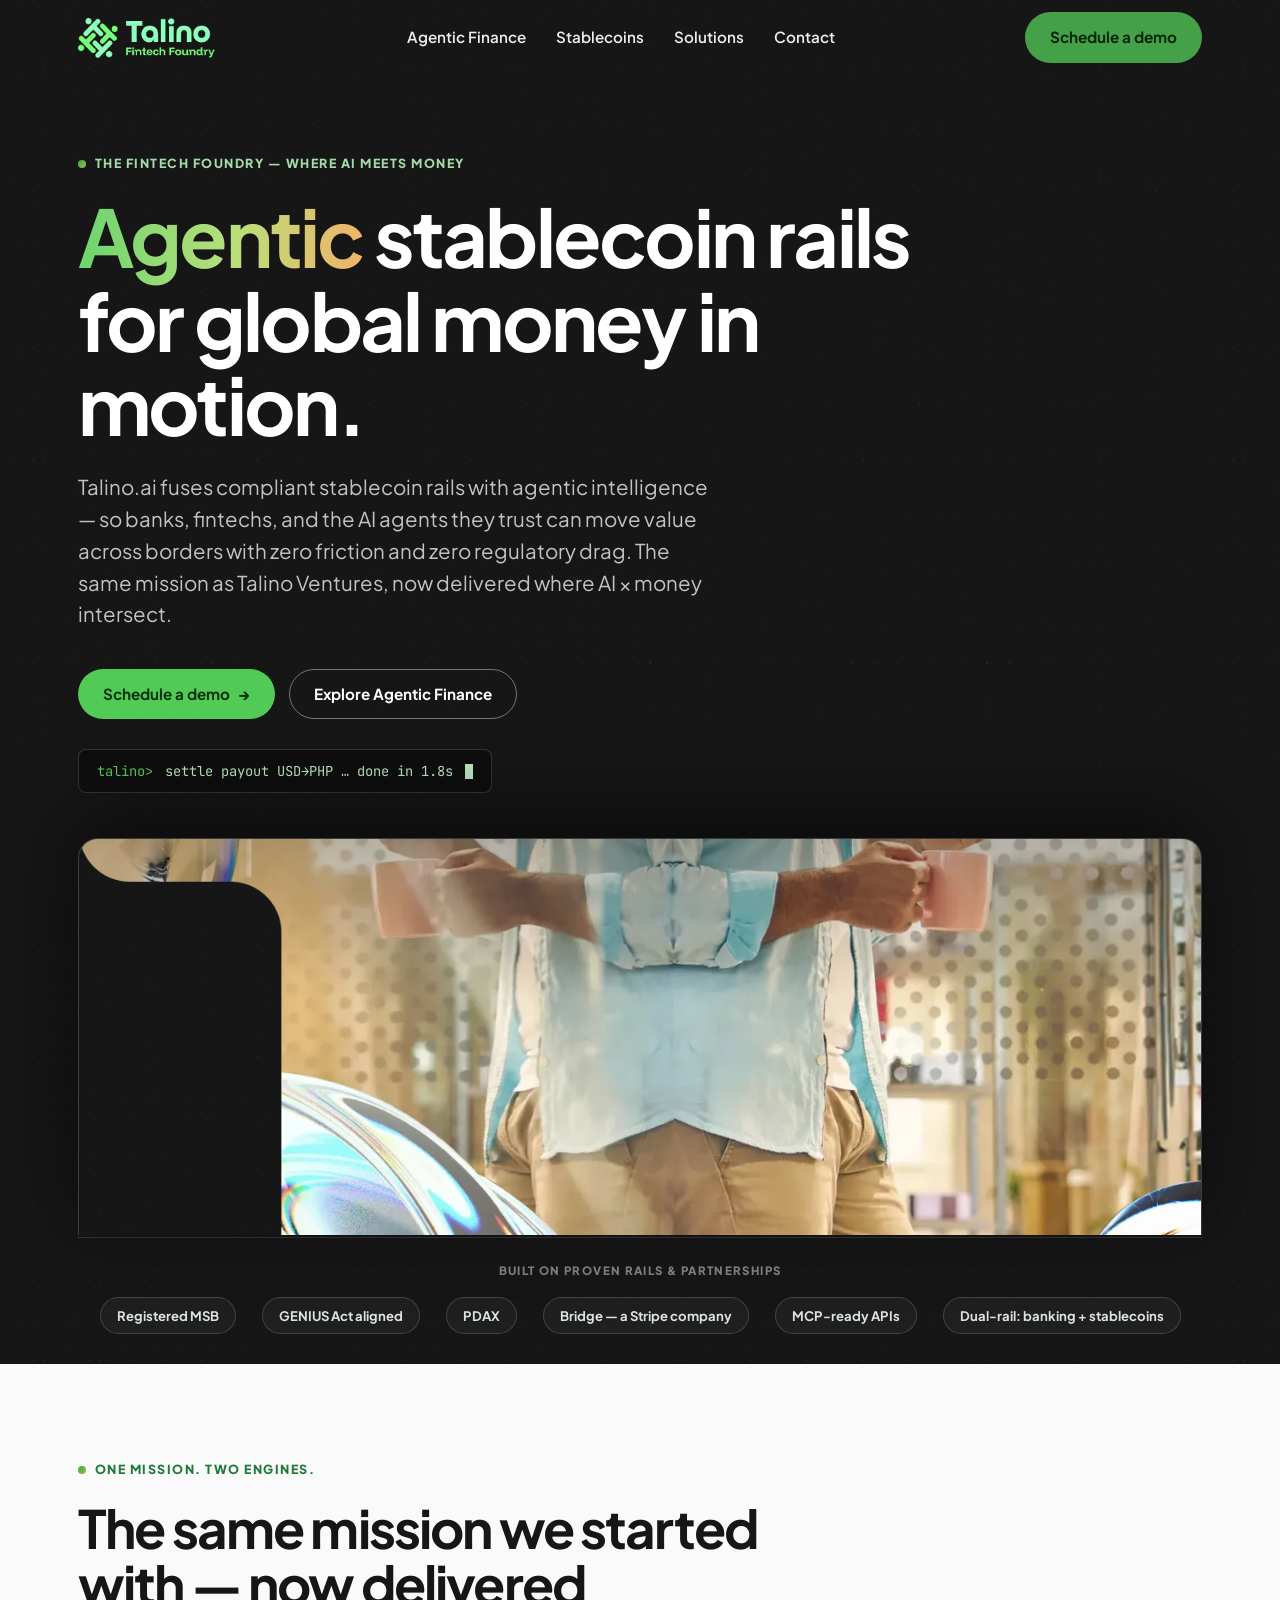
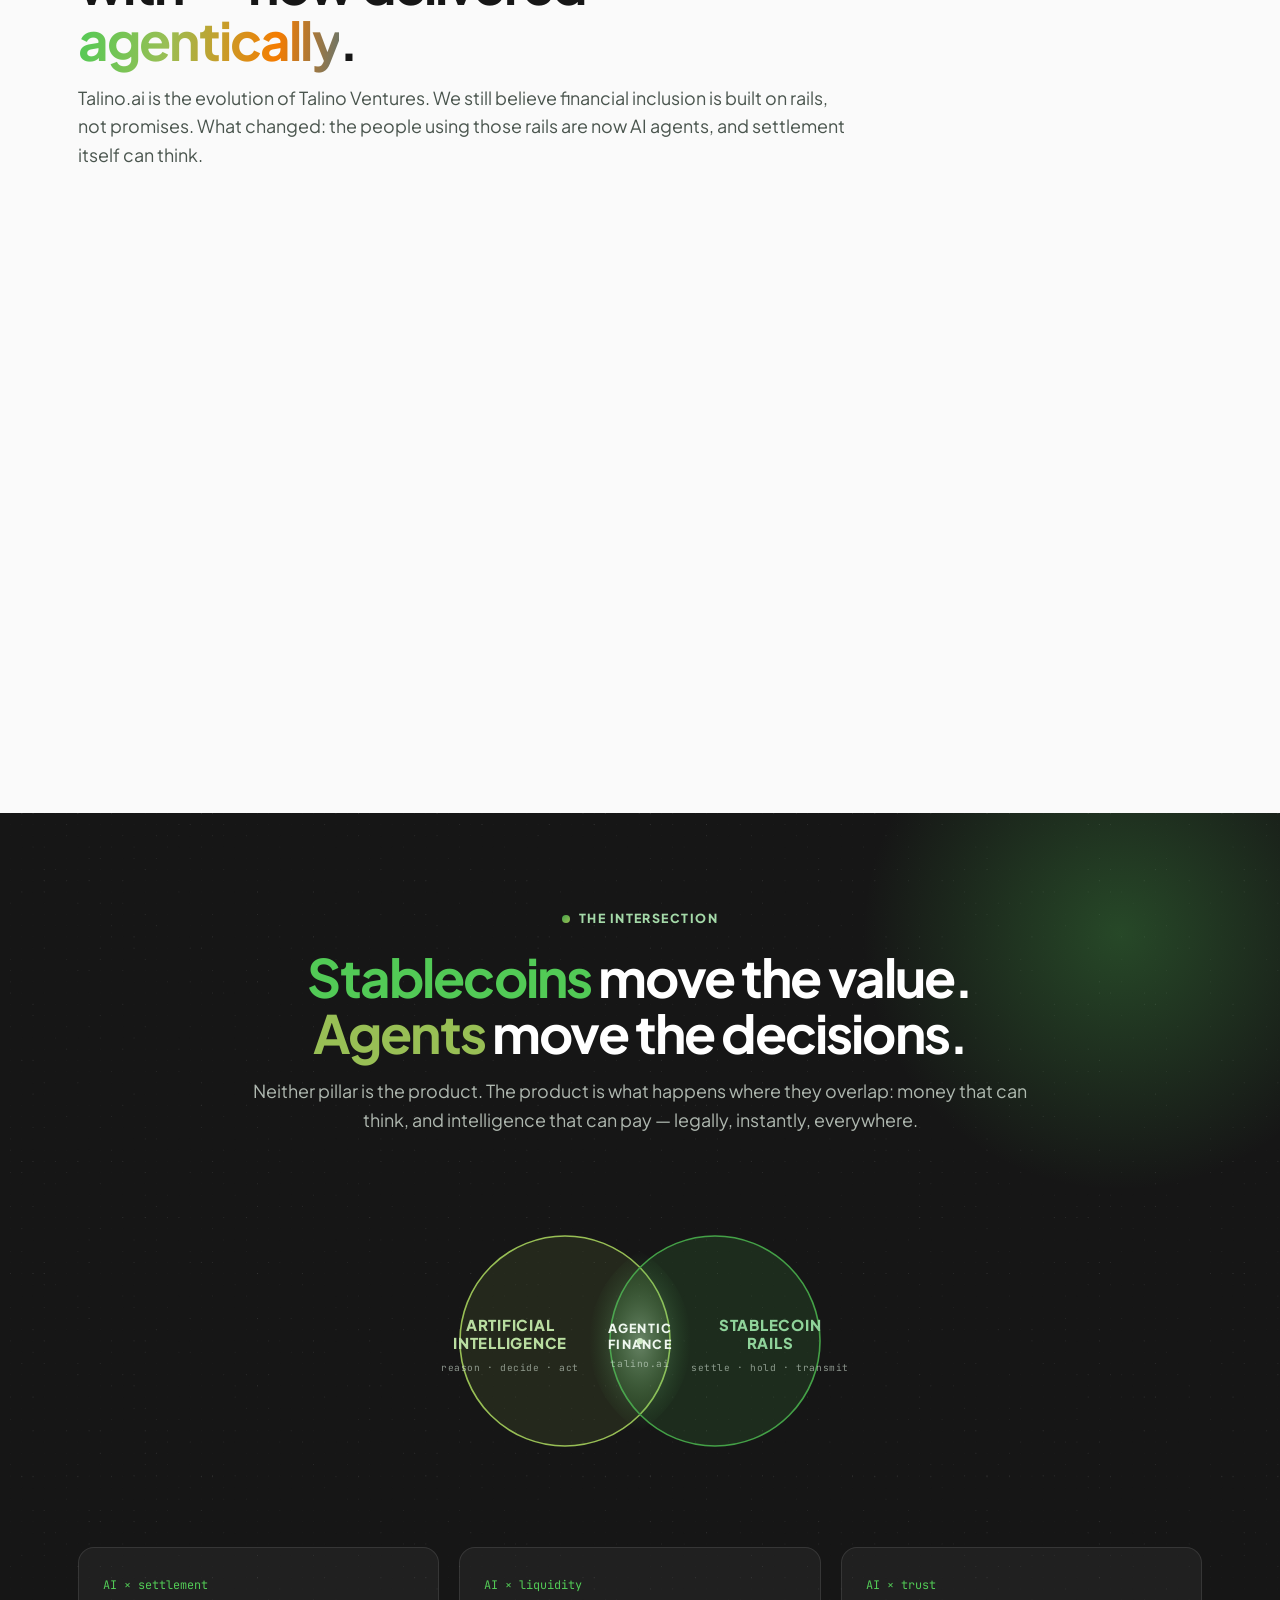
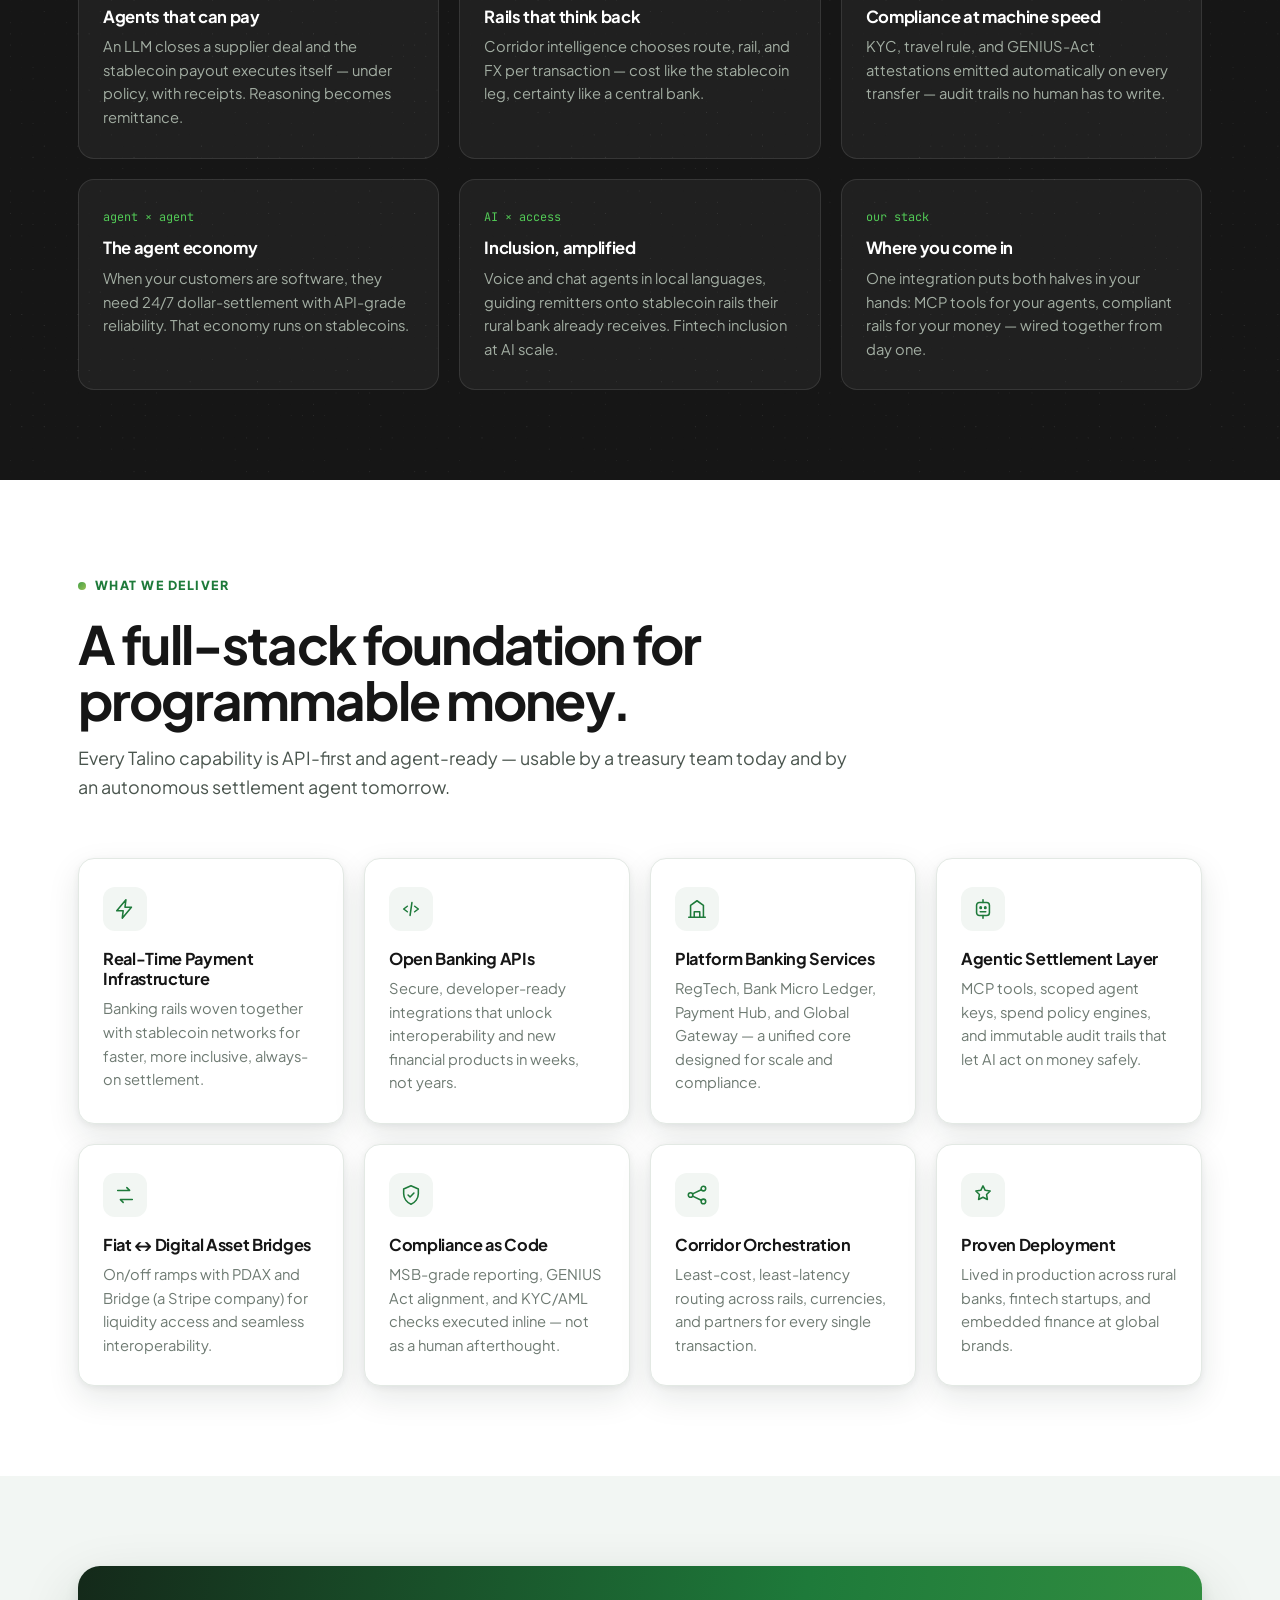
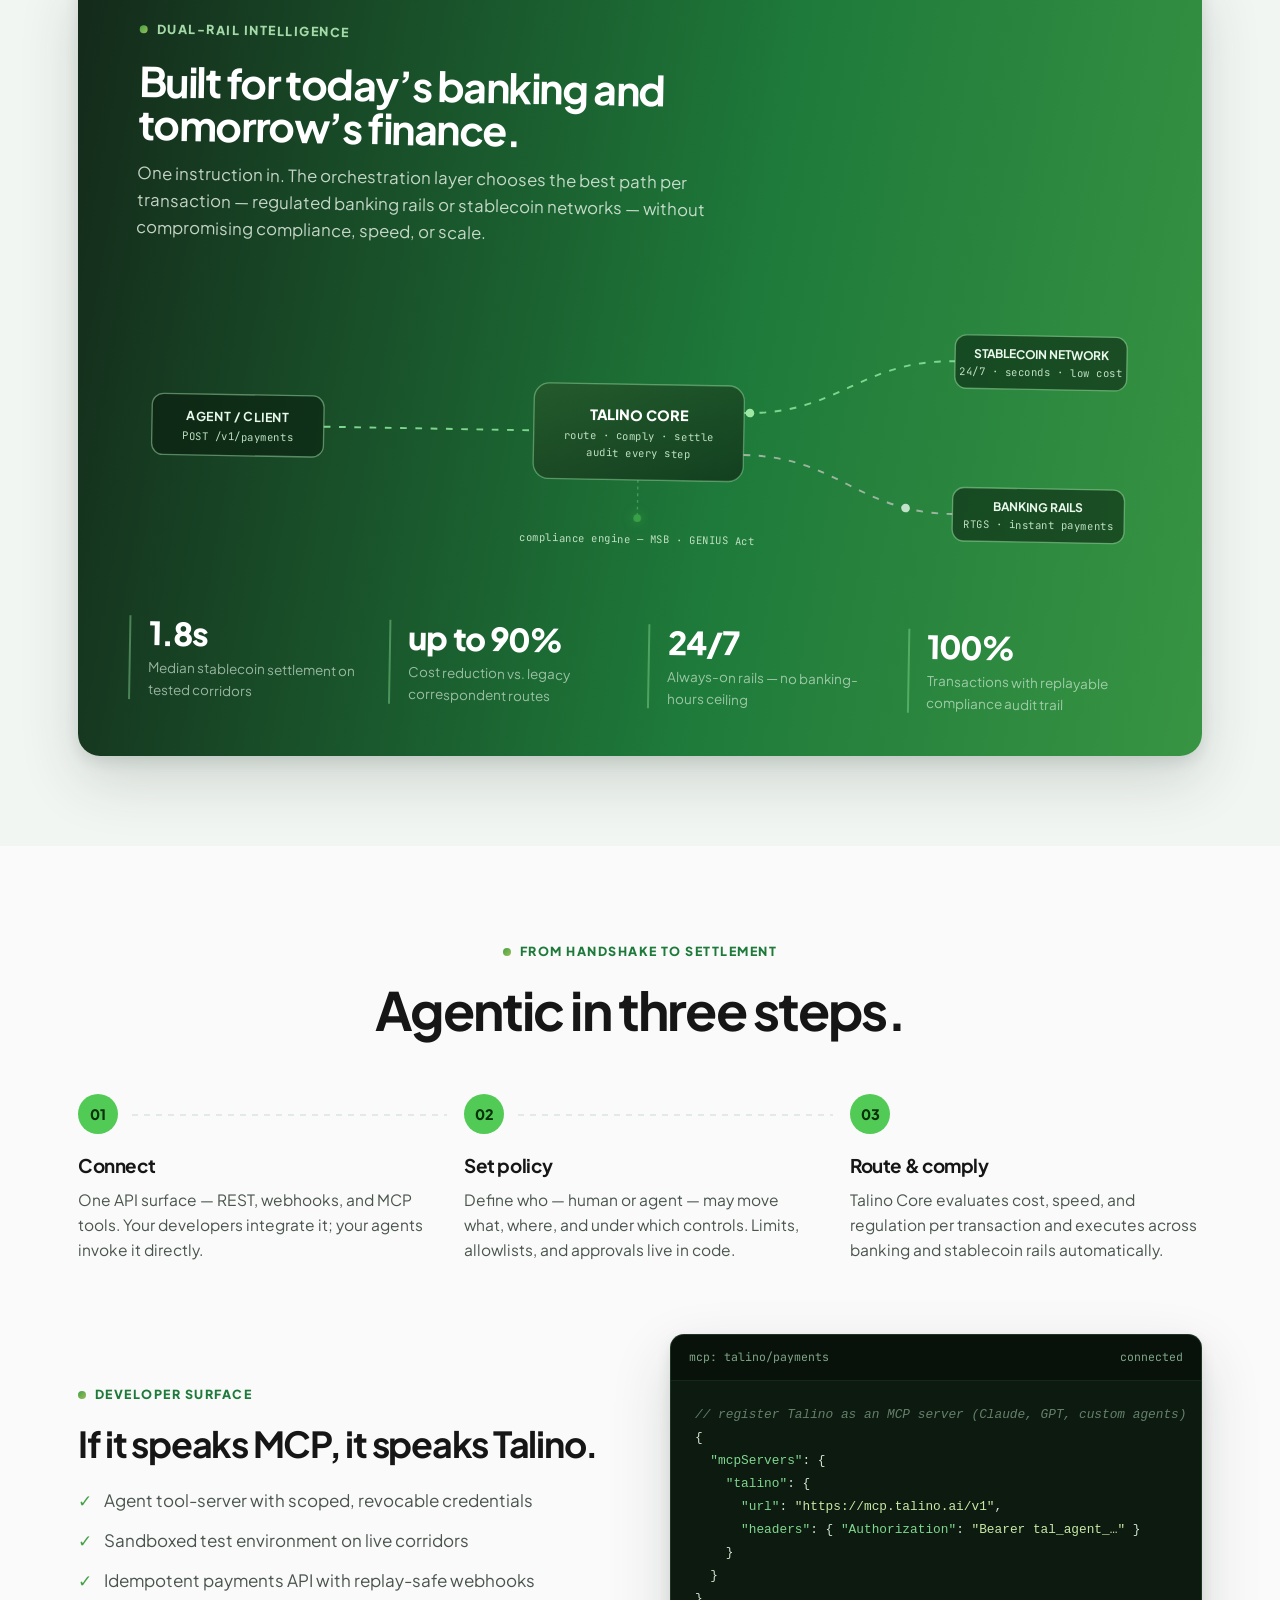
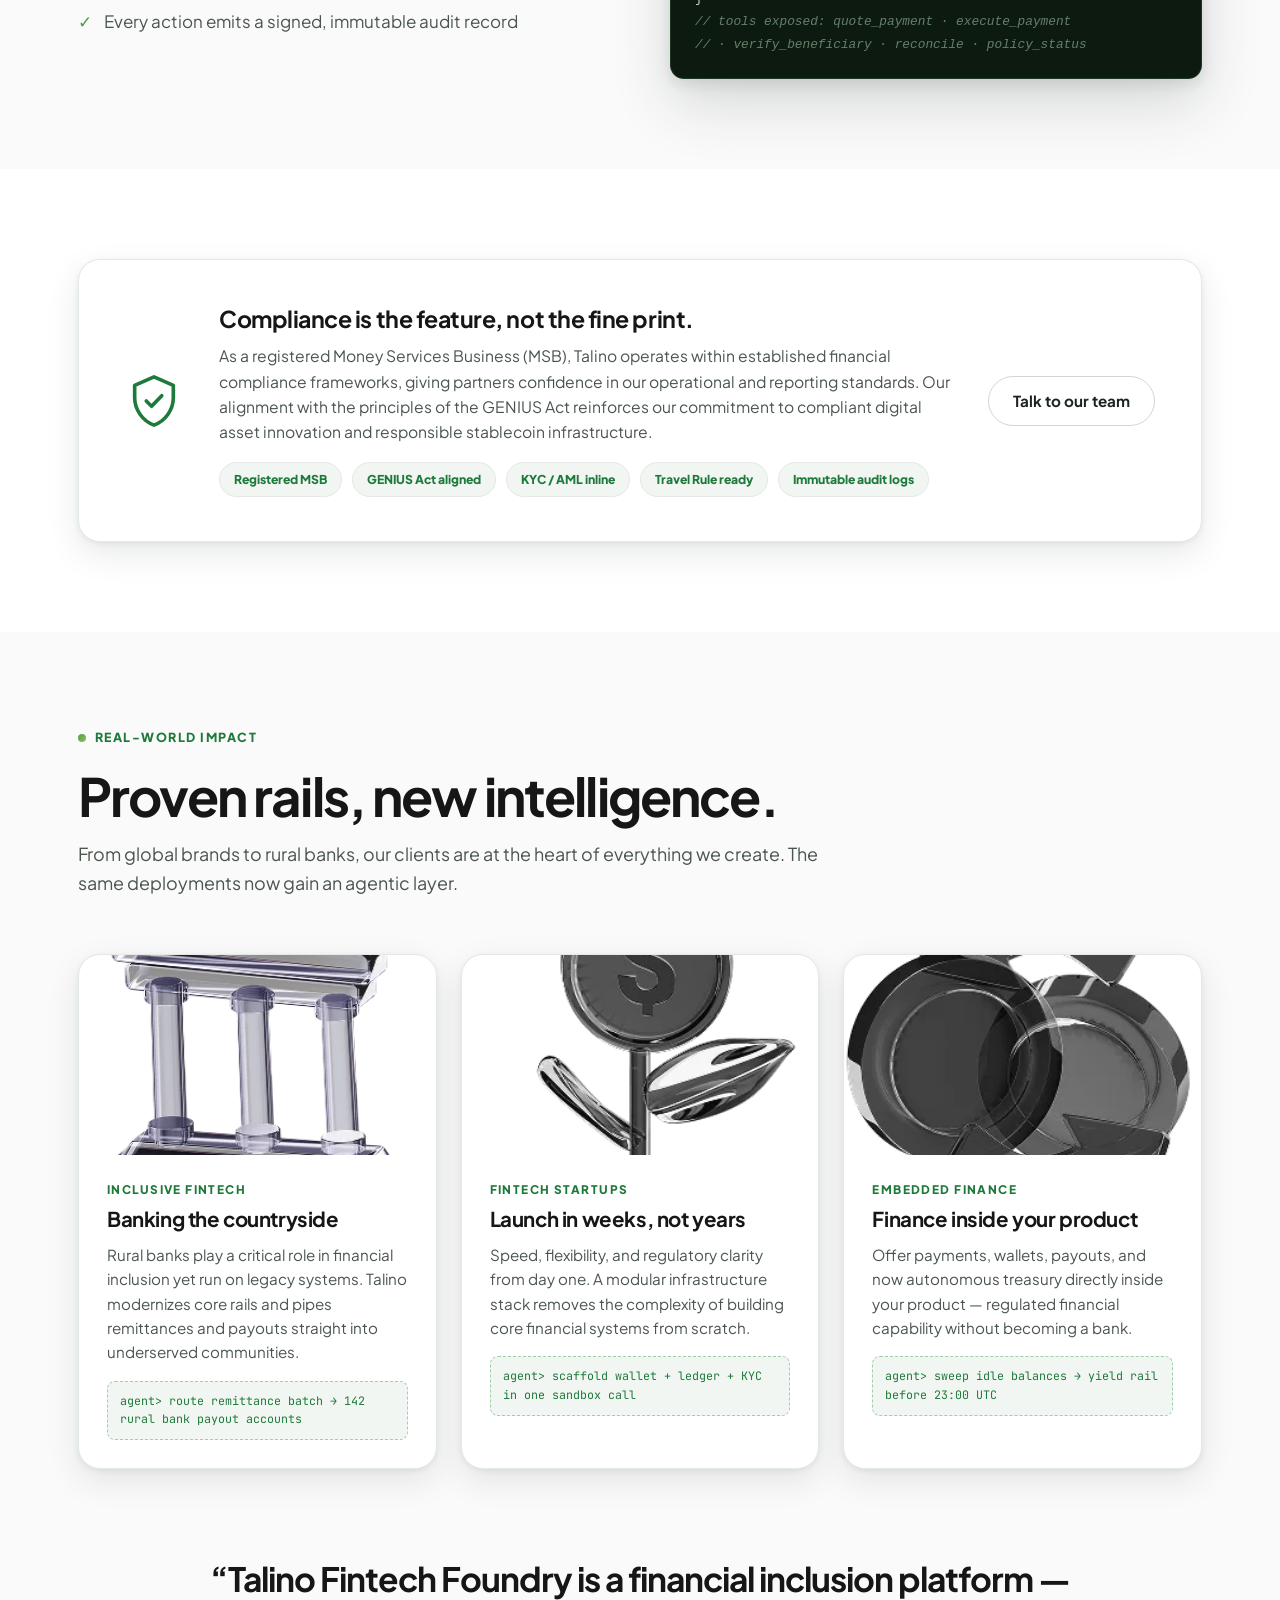
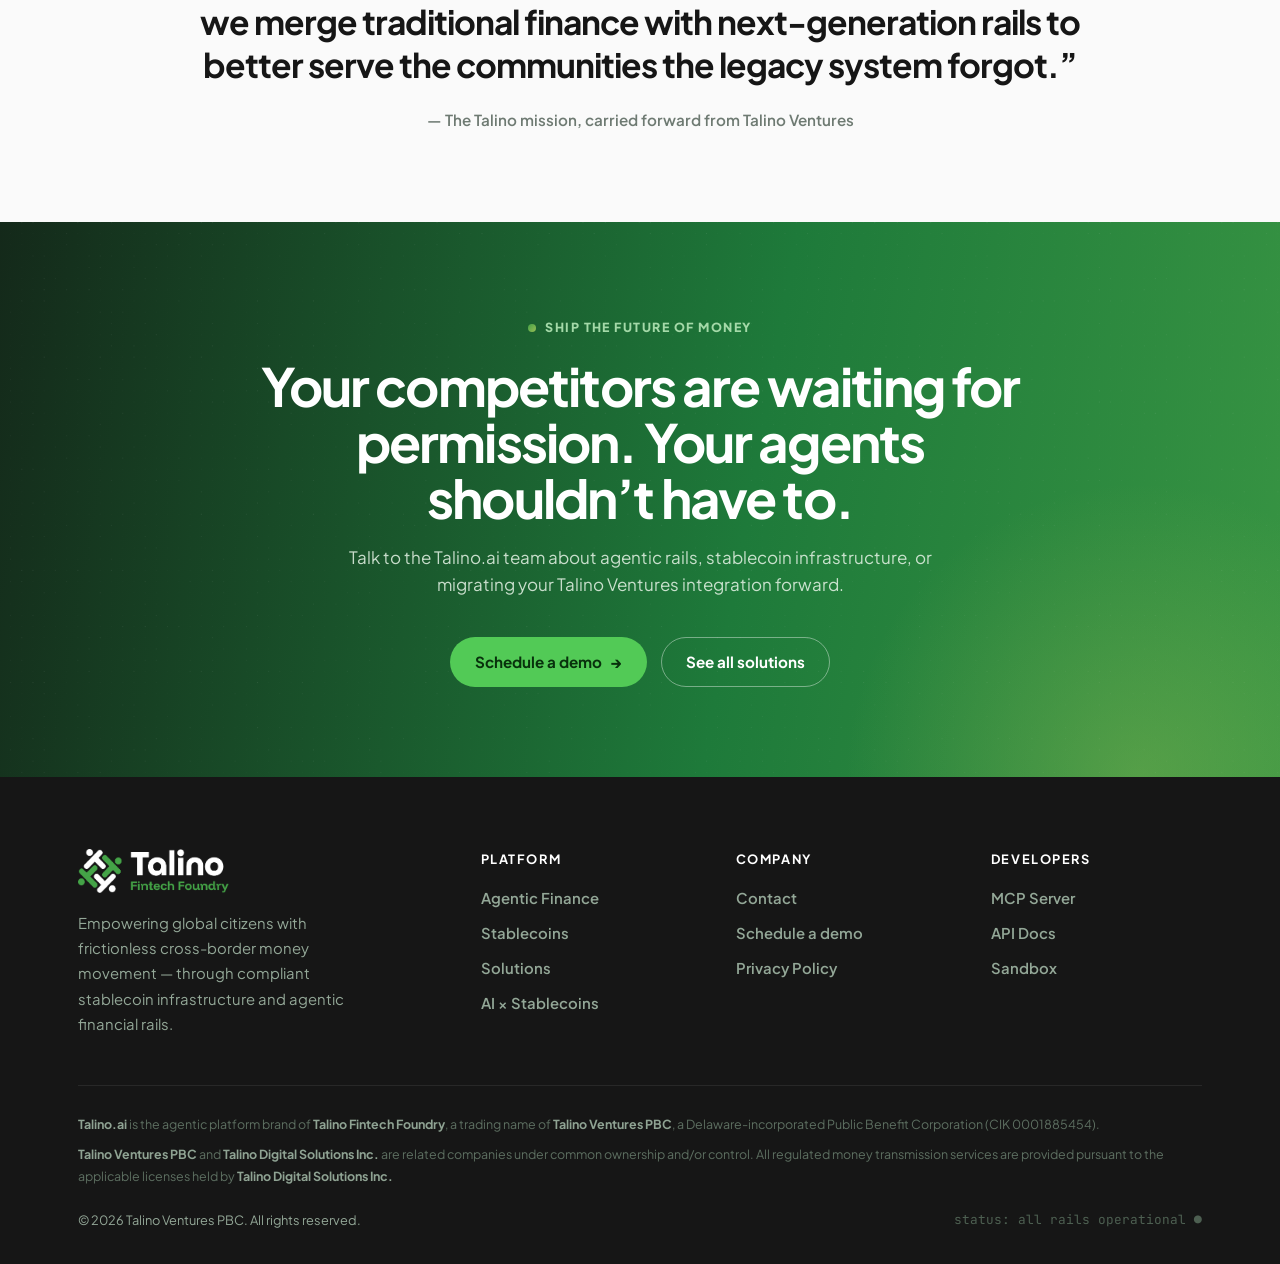
<file: index.html>
<!DOCTYPE html>
<html lang="en">
<head>
<meta charset="UTF-8">
<meta name="viewport" content="width=device-width, initial-scale=1.0">
<title>Talino.ai — Agentic Finance &amp; Borderless Stablecoin Infrastructure</title>
<meta name="description" content="Talino.ai is the agentic evolution of Talino Ventures: compliant stablecoin rails and AI-native financial infrastructure that move money across borders with zero friction.">
<link rel="preconnect" href="https://fonts.googleapis.com">
<link rel="preconnect" href="https://fonts.gstatic.com" crossorigin>
<link href="https://fonts.googleapis.com/css2?family=Plus+Jakarta+Sans:wght@400;500;600;700;800&family=JetBrains+Mono:wght@400;700&display=swap" rel="stylesheet">
<link rel="stylesheet" href="assets/css/main.css">
<link rel="icon" href="assets/img/mark.svg">
</head>
<body>

<!-- ================= HEADER ================= -->
<header class="site-header on-dark">
  <div class="container nav-wrap">
    <a href="index.html" class="logo"><img class="logo-main" src="assets/img/logo-dark.png" alt="Talino.ai — Talino Fintech Foundry"><img class="logo-on-dark" src="assets/img/logo-on-dark.png" alt="Talino.ai — Talino Fintech Foundry"></a>
    <nav class="main-nav" id="mainNav">
      <a class="nav-link" href="agentic-finance.html">Agentic Finance</a>
      <a class="nav-link" href="stablecoins.html">Stablecoins</a>
      <a class="nav-link" href="solutions.html">Solutions</a>
      <a class="nav-link" href="contact.html">Contact</a>
    </nav>
    <div class="nav-cta">
      <a href="contact.html" class="btn btn-primary">Schedule a demo</a>
      <button class="menu-toggle" id="menuToggle" aria-label="Menu"><svg width="22" height="22" viewBox="0 0 24 24" fill="none" stroke="currentColor" stroke-width="2.4" stroke-linecap="round"><path d="M3 6h18M3 12h18M3 18h18"/></svg></button>
    </div>
  </div>
</header>

<!-- ================= HERO ================= -->
<section class="hero">
  <div class="container">
    <div class="hero-head">
      <span class="eyebrow on-dark"><span class="dot-i"></span>The fintech foundry — where AI meets money</span>
      <h1><span class="accent">Agentic</span> stablecoin rails for global money in motion.</h1>
      <p class="lead">Talino.ai fuses compliant stablecoin rails with agentic intelligence — so banks, fintechs, and the AI agents they trust can move value across borders with zero friction and zero regulatory drag. The same mission as Talino Ventures, now delivered where AI&nbsp;×&nbsp;money intersect.</p>
      <div class="hero-actions">
        <a href="contact.html" class="btn btn-cyan">Schedule a demo <span class="arrow">→</span></a>
        <a href="agentic-finance.html" class="btn btn-ghost-light">Explore Agentic Finance</a>
      </div>
      <div class="agent-line"><span class="prompt">talino&gt;</span> <span id="typeTarget"></span><span class="cursor"></span></div>
    </div>
    <div class="hero-media reveal">
      <div class="frame">
        <video autoplay muted loop playsinline poster="assets/img/hero-kv.webp">
          <source src="assets/img/hero-connection.mp4" type="video/mp4">
        </video>
      </div>
    </div>
    <div class="trust-strip reveal">
      <div class="t-label">Built on proven rails &amp; partnerships</div>
      <span class="chip">Registered MSB</span>
      <span class="chip">GENIUS Act aligned</span>
      <span class="chip">PDAX</span>
      <span class="chip">Bridge — a Stripe company</span>
      <span class="chip">MCP-ready APIs</span>
      <span class="chip">Dual-rail: banking + stablecoins</span>
    </div>
  </div>
</section>

<!-- ================= TWO PILLARS ================= -->
<section class="section section-alt">
  <div class="container">
    <div class="section-head reveal">
      <span class="eyebrow"><span class="dot-i"></span>One mission. Two engines.</span>
      <h2>The same mission we started with — now delivered <span class="text-grad">agentically</span>.</h2>
      <p>Talino.ai is the evolution of Talino Ventures. We still believe financial inclusion is built on rails, not promises. What changed: the people using those rails are now AI agents, and settlement itself can think.</p>
    </div>
    <div class="pillars">
      <article class="pillar-card p-agent reveal">
        <svg class="p-art" viewBox="0 0 560 210" aria-hidden="true">
          <g fill="none" stroke="rgba(255,255,255,.35)" stroke-width="1.2">
            <circle cx="470" cy="60" r="90" opacity=".5"/><circle cx="470" cy="60" r="58" opacity=".7"/>
            <path d="M40 160 Q 180 40 470 60" stroke-dasharray="4 7"/>
            <path d="M60 190 Q 240 90 470 60" stroke-dasharray="4 7" opacity=".6"/>
          </g>
          <circle cx="470" cy="60" r="6" fill="#fff"/>
          <circle cx="180" cy="104" r="4" fill="#9fd8ff"><animate attributeName="opacity" values="1;.3;1" dur="2.2s" repeatCount="indefinite"/></circle>
          <circle cx="290" cy="118" r="4" fill="#b9e07a"><animate attributeName="opacity" values=".4;1;.4" dur="2.8s" repeatCount="indefinite"/></circle>
        </svg>
        <span class="p-tag">Pillar 01</span>
        <h3>Agentic Finance</h3>
        <p>Financial infrastructure designed for AI agents as first-class customers. API-accessible and MCP-ready, with policy guardrails, audit trails, and compliance built into every call — so autonomous software can spend, settle, and reconcile under human-defined control.</p>
        <a class="p-link" href="agentic-finance.html">Explore agent-native rails <span class="arrow">→</span></a>
      </article>
      <article class="pillar-card p-coin reveal">
        <svg class="p-art" viewBox="0 0 560 210" aria-hidden="true">
          <g fill="none" stroke="rgba(255,255,255,.4)" stroke-width="1.2">
            <circle cx="90" cy="70" r="34"/><circle cx="90" cy="70" r="20" opacity=".7"/>
            <path d="M124 70 H 430" stroke-dasharray="4 7"/>
            <circle cx="470" cy="70" r="34"/><circle cx="470" cy="70" r="20" opacity=".7"/>
            <path d="M90 104 Q 280 190 470 104" stroke-dasharray="4 7" opacity=".6"/>
          </g>
          <text x="90" y="75" text-anchor="middle" fill="#fff" font-size="15" font-weight="700">$</text>
          <text x="470" y="75" text-anchor="middle" fill="#fff" font-size="15" font-weight="700">₱</text>
          <circle cx="280" cy="70" r="5" fill="#fff"><animate attributeName="cx" values="140;420;140" dur="4s" repeatCount="indefinite"/></circle>
        </svg>
        <span class="p-tag">Pillar 02</span>
        <h3>Stablecoins &amp; Borderless Payments</h3>
        <p>Compliant stablecoin infrastructure that empowers global citizens to move money across borders frictionlessly — remittances, payouts, treasury, and B2B settlement on regulated rails that connect directly to local banking.</p>
        <a class="p-link" href="stablecoins.html">Explore stablecoin rails <span class="arrow">→</span></a>
      </article>
    </div>
  </div>
</section>

<!-- ================= THE INTERSECTION ================= -->
<section class="section intersection" id="intersection">
  <div class="container">
    <div class="section-head center reveal">
      <span class="eyebrow on-dark"><span class="dot-i"></span>The intersection</span>
      <h2><span class="stb">Stablecoins</span> move the value. <span class="ai">Agents</span> move the decisions.</h2>
      <p class="lead-d">Neither pillar is the product. The product is what happens where they overlap: money that can think, and intelligence that can pay — legally, instantly, everywhere.</p>
    </div>
    <div class="venn-wrap reveal">
      <svg class="venn" viewBox="0 0 560 300" role="img" aria-label="Venn diagram: Artificial Intelligence intersecting Stablecoin rails, with Talino at the overlap">
        <defs>
          <radialGradient id="core" cx=".5" cy=".5" r=".5">
            <stop offset="0" stop-color="#BFE7C3" stop-opacity=".85"/><stop offset="1" stop-color="#44A147" stop-opacity="0"/>
          </radialGradient>
        </defs>
        <circle cx="205" cy="150" r="105" class="ring fillai" stroke="#98BF55"/>
        <circle cx="355" cy="150" r="105" class="ring fillstb" stroke="#44A147"/>
        <path d="M280 60a105 105 0 0 0 0 180 105 105 0 0 0 0-180Z" fill="url(#core)" opacity=".5"/>
        <text x="150" y="140" text-anchor="middle" class="lbl" fill="#B9DDA0">ARTIFICIAL</text>
        <text x="150" y="158" text-anchor="middle" class="lbl" fill="#B9DDA0">INTELLIGENCE</text>
        <text x="150" y="180" text-anchor="middle" class="sub">reason · decide · act</text>
        <text x="410" y="140" text-anchor="middle" class="lbl" fill="#8fd39a">STABLECOIN</text>
        <text x="410" y="158" text-anchor="middle" class="lbl" fill="#8fd39a">RAILS</text>
        <text x="410" y="180" text-anchor="middle" class="sub">settle · hold · transmit</text>
        <text x="280" y="142" text-anchor="middle" class="center-lbl">AGENTIC</text>
        <text x="280" y="158" text-anchor="middle" class="center-lbl">FINANCE</text>
        <text x="280" y="176" text-anchor="middle" class="sub" fill="#dff0e0">talino.ai</text>
        <circle cx="280" cy="150" r="4" class="spark"><animate attributeName="r" values="3;5;3" dur="2.6s" repeatCount="indefinite"/></circle>
      </svg>
    </div>
    <div class="x-grid">
      <div class="x-cell reveal">
        <div class="x-expr">AI × settlement</div>
        <h3>Agents that can pay</h3>
        <p>An LLM closes a supplier deal and the stablecoin payout executes itself — under policy, with receipts. Reasoning becomes remittance.</p>
      </div>
      <div class="x-cell reveal">
        <div class="x-expr">AI × liquidity</div>
        <h3>Rails that think back</h3>
        <p>Corridor intelligence chooses route, rail, and FX per transaction — cost like the stablecoin leg, certainty like a central bank.</p>
      </div>
      <div class="x-cell reveal">
        <div class="x-expr">AI × trust</div>
        <h3>Compliance at machine speed</h3>
        <p>KYC, travel rule, and GENIUS-Act attestations emitted automatically on every transfer — audit trails no human has to write.</p>
      </div>
      <div class="x-cell reveal">
        <div class="x-expr">agent × agent</div>
        <h3>The agent economy</h3>
        <p>When your customers are software, they need 24/7 dollar-settlement with API-grade reliability. That economy runs on stablecoins.</p>
      </div>
      <div class="x-cell reveal">
        <div class="x-expr">AI × access</div>
        <h3>Inclusion, amplified</h3>
        <p>Voice and chat agents in local languages, guiding remitters onto stablecoin rails their rural bank already receives. Fintech inclusion at AI scale.</p>
      </div>
      <div class="x-cell reveal">
        <div class="x-expr">our stack</div>
        <h3>Where you come in</h3>
        <p>One integration puts both halves in your hands: MCP tools for your agents, compliant rails for your money — wired together from day one.</p>
      </div>
    </div>
  </div>
</section>

<!-- ================= CAPABILITIES ================= -->
<section class="section">
  <div class="container">
    <div class="section-head reveal">
      <span class="eyebrow"><span class="dot-i"></span>What we deliver</span>
      <h2>A full-stack foundation for programmable money.</h2>
      <p>Every Talino capability is API-first and agent-ready — usable by a treasury team today and by an autonomous settlement agent tomorrow.</p>
    </div>
    <div class="cap-grid">
      <div class="cap-card reveal"><div class="icon"><svg viewBox="0 0 24 24" fill="none" stroke="currentColor" stroke-width="1.7" stroke-linecap="round" stroke-linejoin="round"><path d="M13 2 3 14h7l-1 8 10-12h-7l1-8Z"/></svg></div><h3>Real-Time Payment Infrastructure</h3><p>Banking rails woven together with stablecoin networks for faster, more inclusive, always-on settlement.</p></div>
      <div class="cap-card reveal"><div class="icon"><svg viewBox="0 0 24 24" fill="none" stroke="currentColor" stroke-width="1.7" stroke-linecap="round" stroke-linejoin="round"><path d="M8 9l-4 3 4 3M16 9l4 3-4 3M13 5l-2 14"/></svg></div><h3>Open Banking APIs</h3><p>Secure, developer-ready integrations that unlock interoperability and new financial products in weeks, not years.</p></div>
      <div class="cap-card reveal"><div class="icon"><svg viewBox="0 0 24 24" fill="none" stroke="currentColor" stroke-width="1.7" stroke-linecap="round" stroke-linejoin="round"><path d="M3 21h18M5 21V8l7-5 7 5v13M9 21v-6h6v6"/></svg></div><h3>Platform Banking Services</h3><p>RegTech, Bank Micro Ledger, Payment Hub, and Global Gateway — a unified core designed for scale and compliance.</p></div>
      <div class="cap-card reveal"><div class="icon"><svg viewBox="0 0 24 24" fill="none" stroke="currentColor" stroke-width="1.7" stroke-linecap="round" stroke-linejoin="round"><rect x="5" y="5" width="14" height="14" rx="3"/><circle cx="9.5" cy="10.5" r=".8" fill="currentColor"/><circle cx="14.5" cy="10.5" r=".8" fill="currentColor"/><path d="M9 15h6M12 2v3M12 19v3"/></svg></div><h3>Agentic Settlement Layer</h3><p>MCP tools, scoped agent keys, spend policy engines, and immutable audit trails that let AI act on money safely.</p></div>
      <div class="cap-card reveal"><div class="icon"><svg viewBox="0 0 24 24" fill="none" stroke="currentColor" stroke-width="1.7" stroke-linecap="round" stroke-linejoin="round"><path d="M4 7h13l-3-3M20 17H7l3 3"/></svg></div><h3>Fiat ↔ Digital Asset Bridges</h3><p>On/off ramps with PDAX and Bridge (a Stripe company) for liquidity access and seamless interoperability.</p></div>
      <div class="cap-card reveal"><div class="icon"><svg viewBox="0 0 24 24" fill="none" stroke="currentColor" stroke-width="1.7" stroke-linecap="round" stroke-linejoin="round"><path d="M12 2 4 5.5v5.2c0 5 3.4 9.6 8 11.3 4.6-1.7 8-6.3 8-11.3V5.5L12 2Z"/><path d="m8.8 12 2.2 2.2 4.2-4.4"/></svg></div><h3>Compliance as Code</h3><p>MSB-grade reporting, GENIUS Act alignment, and KYC/AML checks executed inline — not as a human afterthought.</p></div>
      <div class="cap-card reveal"><div class="icon"><svg viewBox="0 0 24 24" fill="none" stroke="currentColor" stroke-width="1.7" stroke-linecap="round" stroke-linejoin="round"><circle cx="5" cy="12" r="2.5"/><circle cx="19" cy="5" r="2.5"/><circle cx="19" cy="19" r="2.5"/><path d="M7.2 10.8 16.7 6.2M7.2 13.2l9.5 4.6"/></svg></div><h3>Corridor Orchestration</h3><p>Least-cost, least-latency routing across rails, currencies, and partners for every single transaction.</p></div>
      <div class="cap-card reveal"><div class="icon"><svg viewBox="0 0 24 24" fill="none" stroke="currentColor" stroke-width="1.7" stroke-linecap="round" stroke-linejoin="round"><path d="M12 2l2.4 4.9 5.4.8-3.9 3.8.9 5.4-4.8-2.5-4.8 2.5.9-5.4L4.2 7.7l5.4-.8L12 2Z"/></svg></div><h3>Proven Deployment</h3><p>Lived in production across rural banks, fintech startups, and embedded finance at global brands.</p></div>
    </div>
  </div>
</section>

<!-- ================= DUAL RAIL (TILTED SHOWCASE) ================= -->
<section class="section section-tint">
  <div class="container">
    <div class="tilt-show reveal">
      <div class="inner">
        <span class="eyebrow on-dark"><span class="dot-i"></span>Dual-rail intelligence</span>
        <h2>Built for today&rsquo;s banking and tomorrow&rsquo;s finance.</h2>
        <p class="sub">One instruction in. The orchestration layer chooses the best path per transaction — regulated banking rails or stablecoin networks — without compromising compliance, speed, or scale.</p>
        <div class="rail-viz">
          <svg viewBox="0 0 1060 300" role="img" aria-label="Diagram: an AI agent instruction routes across two rails — traditional banking and stablecoin network — to beneficiaries worldwide">
            <defs><linearGradient id="coreGrad" x1="0" y1="0" x2="1" y2="1"><stop offset="0" stop-color="#5CB85C"/><stop offset="1" stop-color="#16301d"/></linearGradient></defs>
            <rect x="20" y="118" width="180" height="64" rx="12" class="rail-node"/>
            <text x="110" y="146" text-anchor="middle" class="rail-label" style="font-size:13px;fill:#e9f7ec;font-weight:700;font-family:var(--font)">AGENT / CLIENT</text>
            <text x="110" y="166" text-anchor="middle" class="rail-label">POST /v1/payments</text>
            <rect x="420" y="100" width="220" height="100" rx="16" class="rail-node" stroke="#5CB85C" stroke-width="1.8"/>
            <rect x="420" y="100" width="220" height="100" rx="16" fill="url(#coreGrad)" opacity="0.25"/>
            <text x="530" y="138" text-anchor="middle" style="font-family:var(--font);font-size:15px;font-weight:800;fill:#fff">TALINO CORE</text>
            <text x="530" y="158" text-anchor="middle" class="rail-label">route · comply · settle</text>
            <text x="530" y="176" text-anchor="middle" class="rail-label">audit every step</text>
            <path id="railA" d="M640 128 C 740 128 760 70 860 70" fill="none" stroke="#7ED68E" stroke-width="2" class="dash-flow"/>
            <path id="railB" d="M640 172 C 740 172 760 230 860 230" fill="none" stroke="#9db5a0" stroke-width="2" class="dash-flow" style="animation-duration:2.4s"/>
            <path d="M200 150 L420 150" stroke="#7ED68E" stroke-width="2" class="dash-flow"/>
            <rect x="860" y="42" width="180" height="56" rx="12" class="rail-node"/>
            <text x="950" y="66" text-anchor="middle" style="font-family:var(--font);font-size:12.5px;font-weight:700;fill:#e9f7ec">STABLECOIN NETWORK</text>
            <text x="950" y="84" text-anchor="middle" class="rail-label">24/7 · seconds · low cost</text>
            <rect x="860" y="202" width="180" height="56" rx="12" class="rail-node"/>
            <text x="950" y="226" text-anchor="middle" style="font-family:var(--font);font-size:12.5px;font-weight:700;fill:#e9f7ec">BANKING RAILS</text>
            <text x="950" y="244" text-anchor="middle" class="rail-label">RTGS · instant payments</text>
            <circle cx="530" cy="240" r="4" class="rail-node-core"><animate attributeName="opacity" values="1;.3;1" dur="2s" repeatCount="indefinite"/></circle>
            <text x="530" y="266" text-anchor="middle" class="rail-label">compliance engine — MSB · GENIUS Act</text>
            <line x1="530" y1="200" x2="530" y2="236" stroke="rgba(130,214,150,.4)" stroke-width="1.4" stroke-dasharray="3 4"/>
            <circle r="4.5" class="packet"><animateMotion dur="2.6s" repeatCount="indefinite"><mpath href="#railA"/></animateMotion></circle>
            <circle r="4.5" class="packet" style="fill:#c3e3c9"><animateMotion dur="3.4s" repeatCount="indefinite"><mpath href="#railB"/></animateMotion></circle>
          </svg>
        </div>
        <div class="stats">
          <div class="stat"><div class="v">1.8s</div><div class="k">Median stablecoin settlement on tested corridors</div></div>
          <div class="stat"><div class="v">up to 90%</div><div class="k">Cost reduction vs. legacy correspondent routes</div></div>
          <div class="stat"><div class="v">24/7</div><div class="k">Always-on rails — no banking-hours ceiling</div></div>
          <div class="stat"><div class="v">100%</div><div class="k">Transactions with replayable compliance audit trail</div></div>
        </div>
      </div>
    </div>
  </div>
</section>

<!-- ================= HOW IT WORKS ================= -->
<section class="section section-alt">
  <div class="container">
    <div class="section-head center reveal">
      <span class="eyebrow"><span class="dot-i"></span>From handshake to settlement</span>
      <h2>Agentic in three steps.</h2>
    </div>
    <div class="steps">
      <div class="step reveal"><div class="step-num">01</div><h3>Connect</h3><p>One API surface — REST, webhooks, and MCP tools. Your developers integrate it; your agents invoke it directly.</p></div>
      <div class="step reveal"><div class="step-num">02</div><h3>Set policy</h3><p>Define who — human or agent — may move what, where, and under which controls. Limits, allowlists, and approvals live in code.</p></div>
      <div class="step reveal"><div class="step-num">03</div><h3>Route &amp; comply</h3><p>Talino Core evaluates cost, speed, and regulation per transaction and executes across banking and stablecoin rails automatically.</p></div>
    </div>
    <div style="margin-top:72px" class="reveal">
      <div class="split">
        <div>
          <span class="eyebrow"><span class="dot-i"></span>Developer surface</span>
          <h2 style="font-size:clamp(1.7rem,2.8vw,2.3rem)">If it speaks MCP, it speaks Talino.</h2>
          <ul class="checklist">
            <li><span class="tick">✓</span> Agent tool-server with scoped, revocable credentials</li>
            <li><span class="tick">✓</span> Sandboxed test environment on live corridors</li>
            <li><span class="tick">✓</span> Idempotent payments API with replay-safe webhooks</li>
            <li><span class="tick">✓</span> Every action emits a signed, immutable audit record</li>
          </ul>
        </div>
        <div class="code-panel">
          <div class="chead"><span>mcp: talino/payments</span><span>connected</span></div>
<pre><span class="tc">// register Talino as an MCP server (Claude, GPT, custom agents)</span>
{
  <span class="tk">"mcpServers"</span>: {
    <span class="tk">"talino"</span>: {
      <span class="tk">"url"</span>: <span class="ts">"https://mcp.talino.ai/v1"</span>,
      <span class="tk">"headers"</span>: { <span class="tk">"Authorization"</span>: <span class="ts">"Bearer tal_agent_…"</span> }
    }
  }
}
<span class="tc">// tools exposed: quote_payment · execute_payment</span>
<span class="tc">// · verify_beneficiary · reconcile · policy_status</span></pre>
        </div>
      </div>
    </div>
  </div>
</section>

<!-- ================= COMPLIANCE ================= -->
<section class="section">
  <div class="container">
    <div class="compliance reveal">
      <div class="shield"><svg width="58" height="58" viewBox="0 0 24 24" fill="none" stroke="currentColor" stroke-width="1.5" stroke-linejoin="round"><path d="M12 2 4 5.5v5.2c0 5 3.4 9.6 8 11.3 4.6-1.7 8-6.3 8-11.3V5.5L12 2Z"/><path d="m8.8 12 2.2 2.2 4.2-4.4" stroke-linecap="round"/></svg></div>
      <div class="body">
        <h3>Compliance is the feature, not the fine print.</h3>
        <p>As a registered Money Services Business (MSB), Talino operates within established financial compliance frameworks, giving partners confidence in our operational and reporting standards. Our alignment with the principles of the GENIUS Act reinforces our commitment to compliant digital asset innovation and responsible stablecoin infrastructure.</p>
        <div class="pills"><span>Registered MSB</span><span>GENIUS Act aligned</span><span>KYC / AML inline</span><span>Travel Rule ready</span><span>Immutable audit logs</span></div>
      </div>
      <a class="btn btn-ghost" href="contact.html">Talk to our team</a>
    </div>
  </div>
</section>

<!-- ================= IMPACT / USE CASES ================= -->
<section class="section section-alt" id="impact">
  <div class="container">
    <div class="section-head reveal">
      <span class="eyebrow"><span class="dot-i"></span>Real-world impact</span>
      <h2>Proven rails, new intelligence.</h2>
      <p>From global brands to rural banks, our clients are at the heart of everything we create. The same deployments now gain an agentic layer.</p>
    </div>
    <div class="usecase-grid">
      <article class="usecase reveal">
        <img class="uc-img" src="assets/img/bank.webp" alt="Rural banking partner screenshot">
        <div class="uc-body">
          <div class="kicker">Inclusive Fintech</div>
          <h3>Banking the countryside</h3>
          <p>Rural banks play a critical role in financial inclusion yet run on legacy systems. Talino modernizes core rails and pipes remittances and payouts straight into underserved communities.</p>
          <div class="agent-call">agent&gt; route remittance batch → 142 rural bank payout accounts</div>
        </div>
      </article>
      <article class="usecase reveal">
        <img class="uc-img" src="assets/img/startup.webp" alt="Fintech startup partner screenshot">
        <div class="uc-body">
          <div class="kicker">Fintech Startups</div>
          <h3>Launch in weeks, not years</h3>
          <p>Speed, flexibility, and regulatory clarity from day one. A modular infrastructure stack removes the complexity of building core financial systems from scratch.</p>
          <div class="agent-call">agent&gt; scaffold wallet + ledger + KYC in one sandbox call</div>
        </div>
      </article>
      <article class="usecase reveal">
        <img class="uc-img" src="assets/img/embedded.webp" alt="Embedded finance partner screenshot">
        <div class="uc-body">
          <div class="kicker">Embedded Finance</div>
          <h3>Finance inside your product</h3>
          <p>Offer payments, wallets, payouts, and now autonomous treasury directly inside your product — regulated financial capability without becoming a bank.</p>
          <div class="agent-call">agent&gt; sweep idle balances → yield rail before 23:00 UTC</div>
        </div>
      </article>
    </div>
    <div class="pull-quote reveal" style="margin-top:88px">
      <blockquote>&ldquo;Talino Fintech Foundry is a financial inclusion platform — we merge traditional finance with next-generation rails to better serve the communities the legacy system forgot.&rdquo;</blockquote>
      <cite>— The Talino mission, carried forward from Talino Ventures</cite>
    </div>
  </div>
</section>

<!-- ================= CTA ================= -->
<section class="cta-band">
  <div class="container">
    <span class="eyebrow on-dark" style="justify-content:center"><span class="dot-i"></span>Ship the future of money</span>
    <h2>Your competitors are waiting for permission. Your agents shouldn&rsquo;t have to.</h2>
    <p>Talk to the Talino.ai team about agentic rails, stablecoin infrastructure, or migrating your Talino Ventures integration forward.</p>
    <div class="hero-actions">
      <a href="contact.html" class="btn btn-cyan">Schedule a demo <span class="arrow">→</span></a>
      <a href="solutions.html" class="btn btn-ghost-light">See all solutions</a>
    </div>
  </div>
</section>

<!-- ================= FOOTER ================= -->
<footer class="site-footer">
  <div class="container">
    <div class="footer-grid">
      <div>
        <a href="index.html" class="logo"><img src="assets/img/logo.png" alt="Talino.ai — Talino Fintech Foundry"></a>
        <p class="foot-mission">Empowering global citizens with frictionless cross-border money movement — through compliant stablecoin infrastructure and agentic financial rails.</p>
      </div>
      <div class="footer-col"><h4>Platform</h4><a href="agentic-finance.html">Agentic Finance</a><a href="stablecoins.html">Stablecoins</a><a href="solutions.html">Solutions</a><a href="index.html#intersection">AI × Stablecoins</a></div>
      <div class="footer-col"><h4>Company</h4><a href="contact.html">Contact</a><a href="contact.html">Schedule a demo</a><a href="privacy.html">Privacy Policy</a></div>
      <div class="footer-col"><h4>Developers</h4><a href="agentic-finance.html#mcp">MCP Server</a><a href="agentic-finance.html#mcp">API Docs</a><a href="agentic-finance.html#mcp">Sandbox</a></div>
    </div>
    <div class="footer-legal">
      <p><strong>Talino.ai</strong> is the agentic platform brand of <strong>Talino Fintech Foundry</strong>, a trading name of <strong>Talino Ventures PBC</strong>, a Delaware-incorporated Public Benefit Corporation (CIK 0001885454).</p>
      <p style="margin-top:8px"><strong>Talino Ventures PBC</strong> and <strong>Talino Digital Solutions Inc.</strong> are related companies under common ownership and/or control. All regulated money transmission services are provided pursuant to the applicable licenses held by <strong>Talino Digital Solutions Inc.</strong></p>
    </div>
    <div class="footer-bottom">
      <span>© 2026 Talino Ventures PBC. All rights reserved.</span>
      <span class="mono">status: all rails operational ●</span>
    </div>
  </div>
</footer>

<script src="assets/js/main.js"></script>
<script>addEventListener("scroll",function(){document.querySelector(".site-header").classList.toggle("scrolled",scrollY>24)},{passive:true});</script>
</body>
</html>
</file>
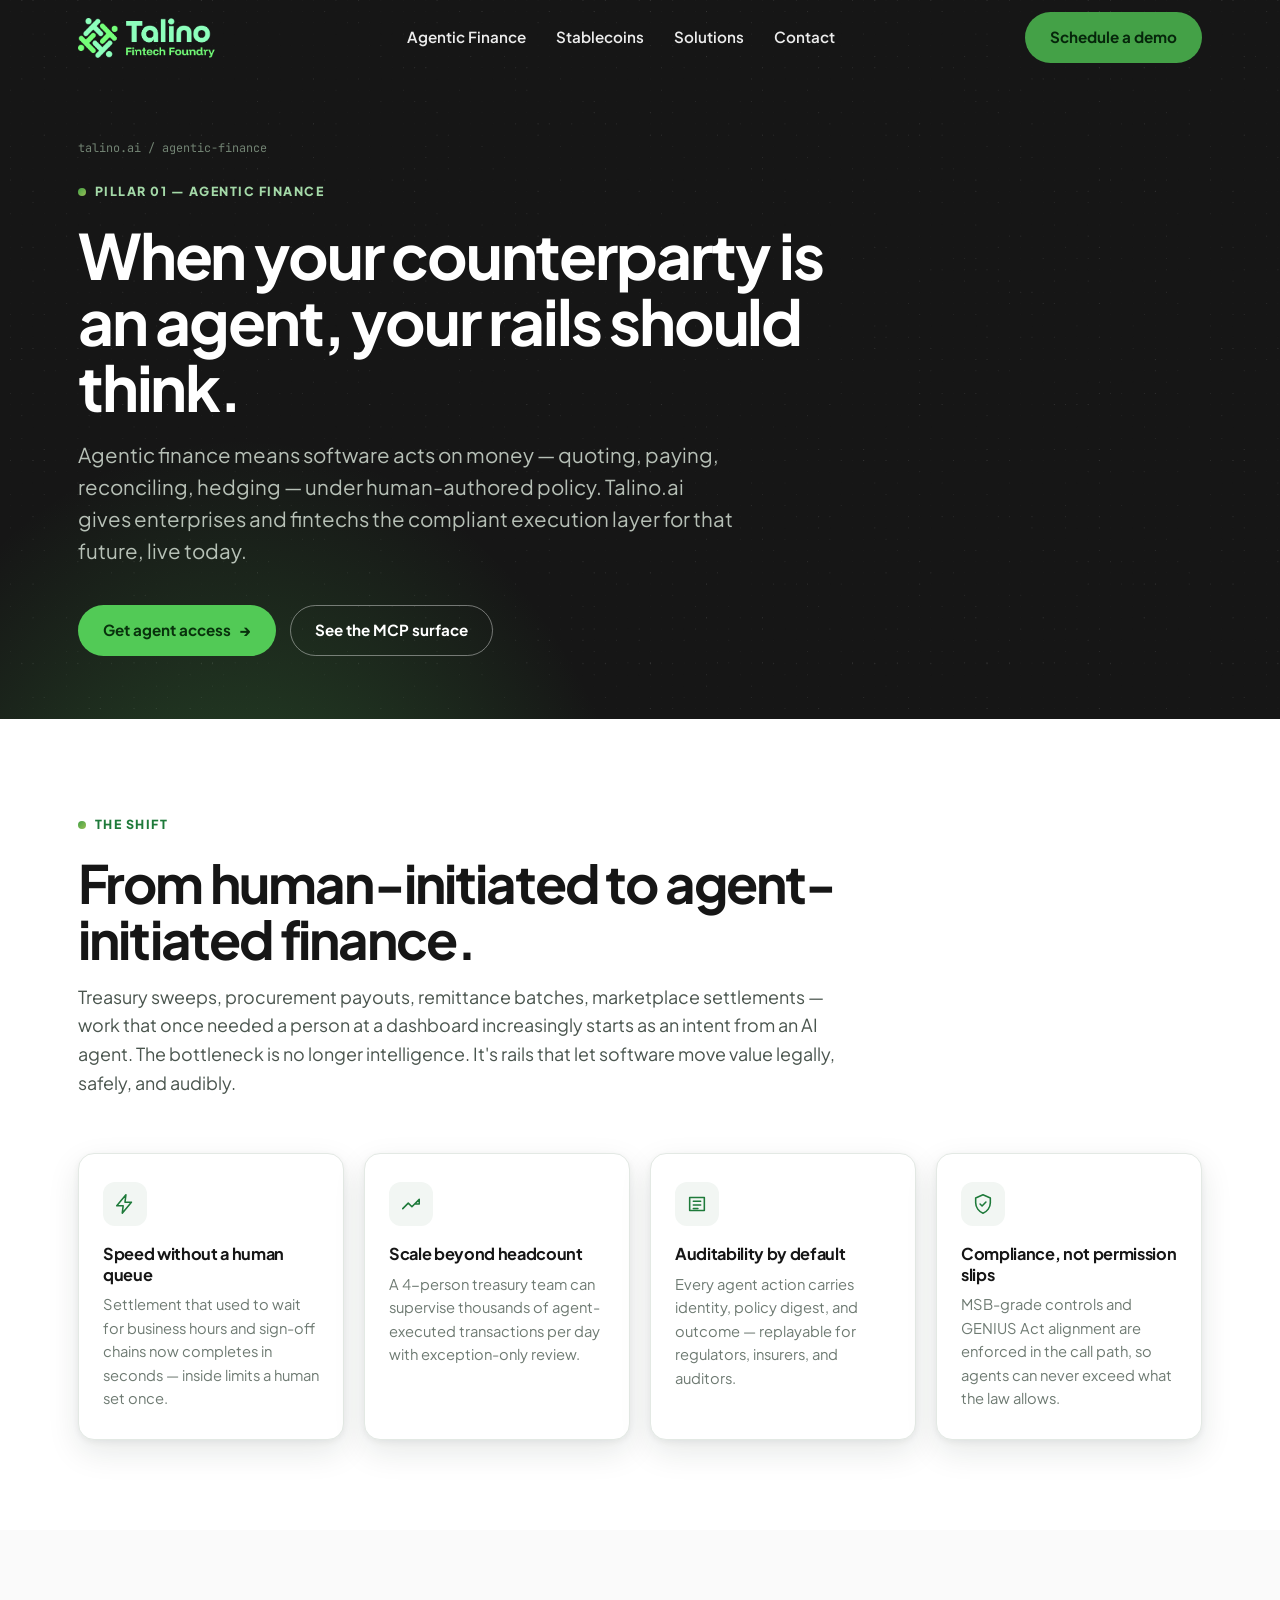
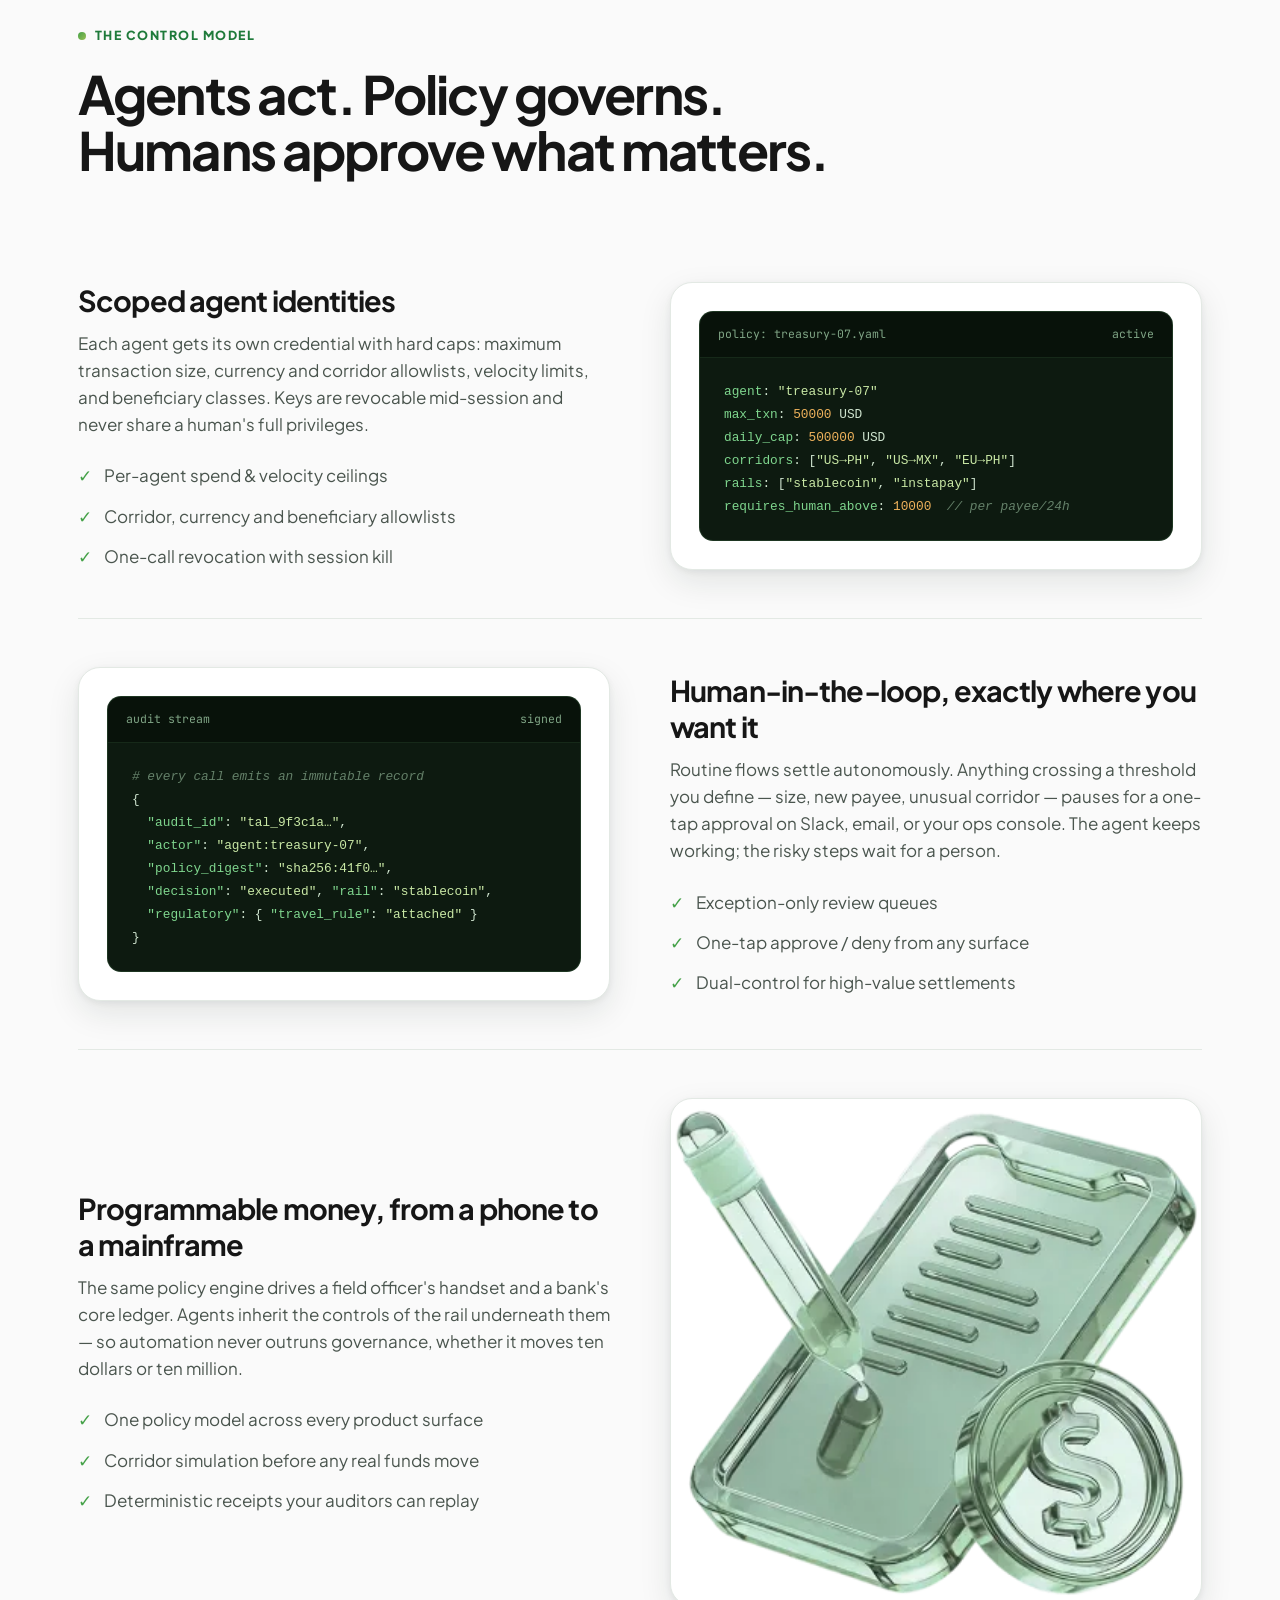
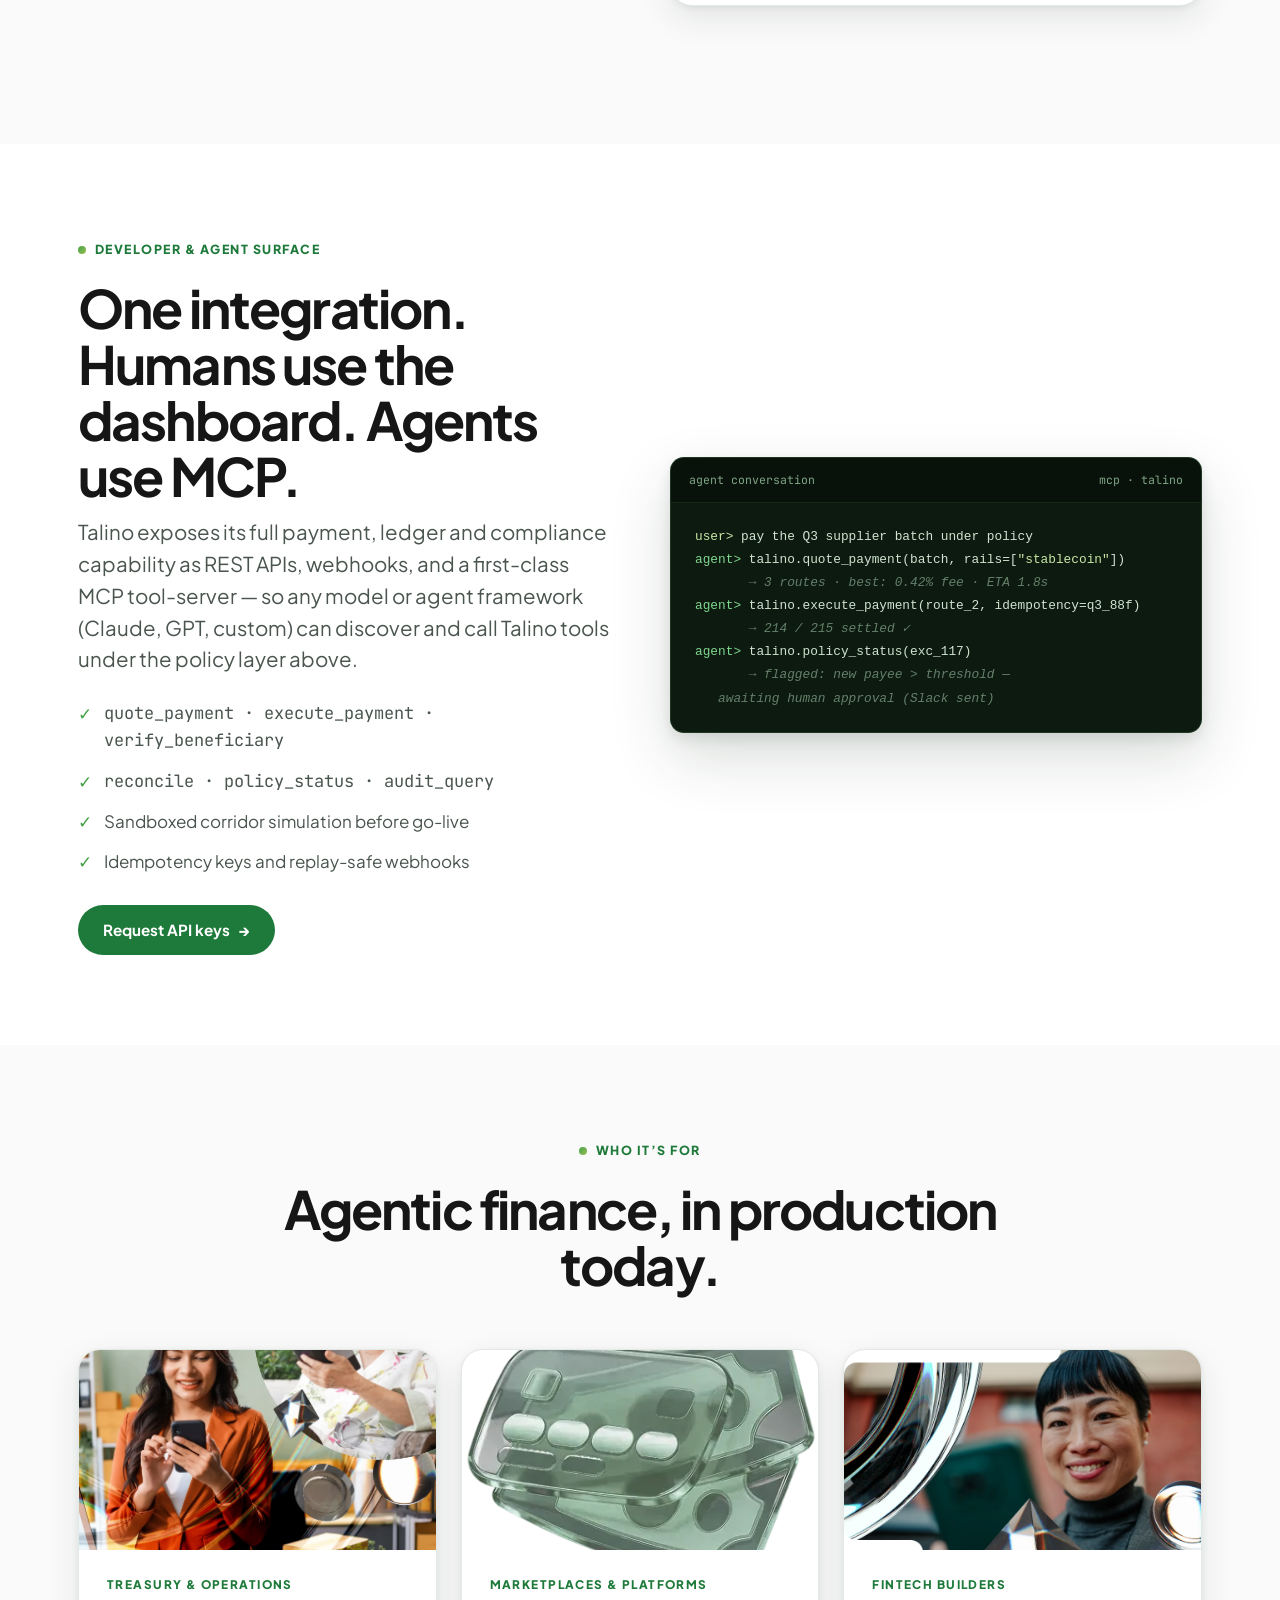
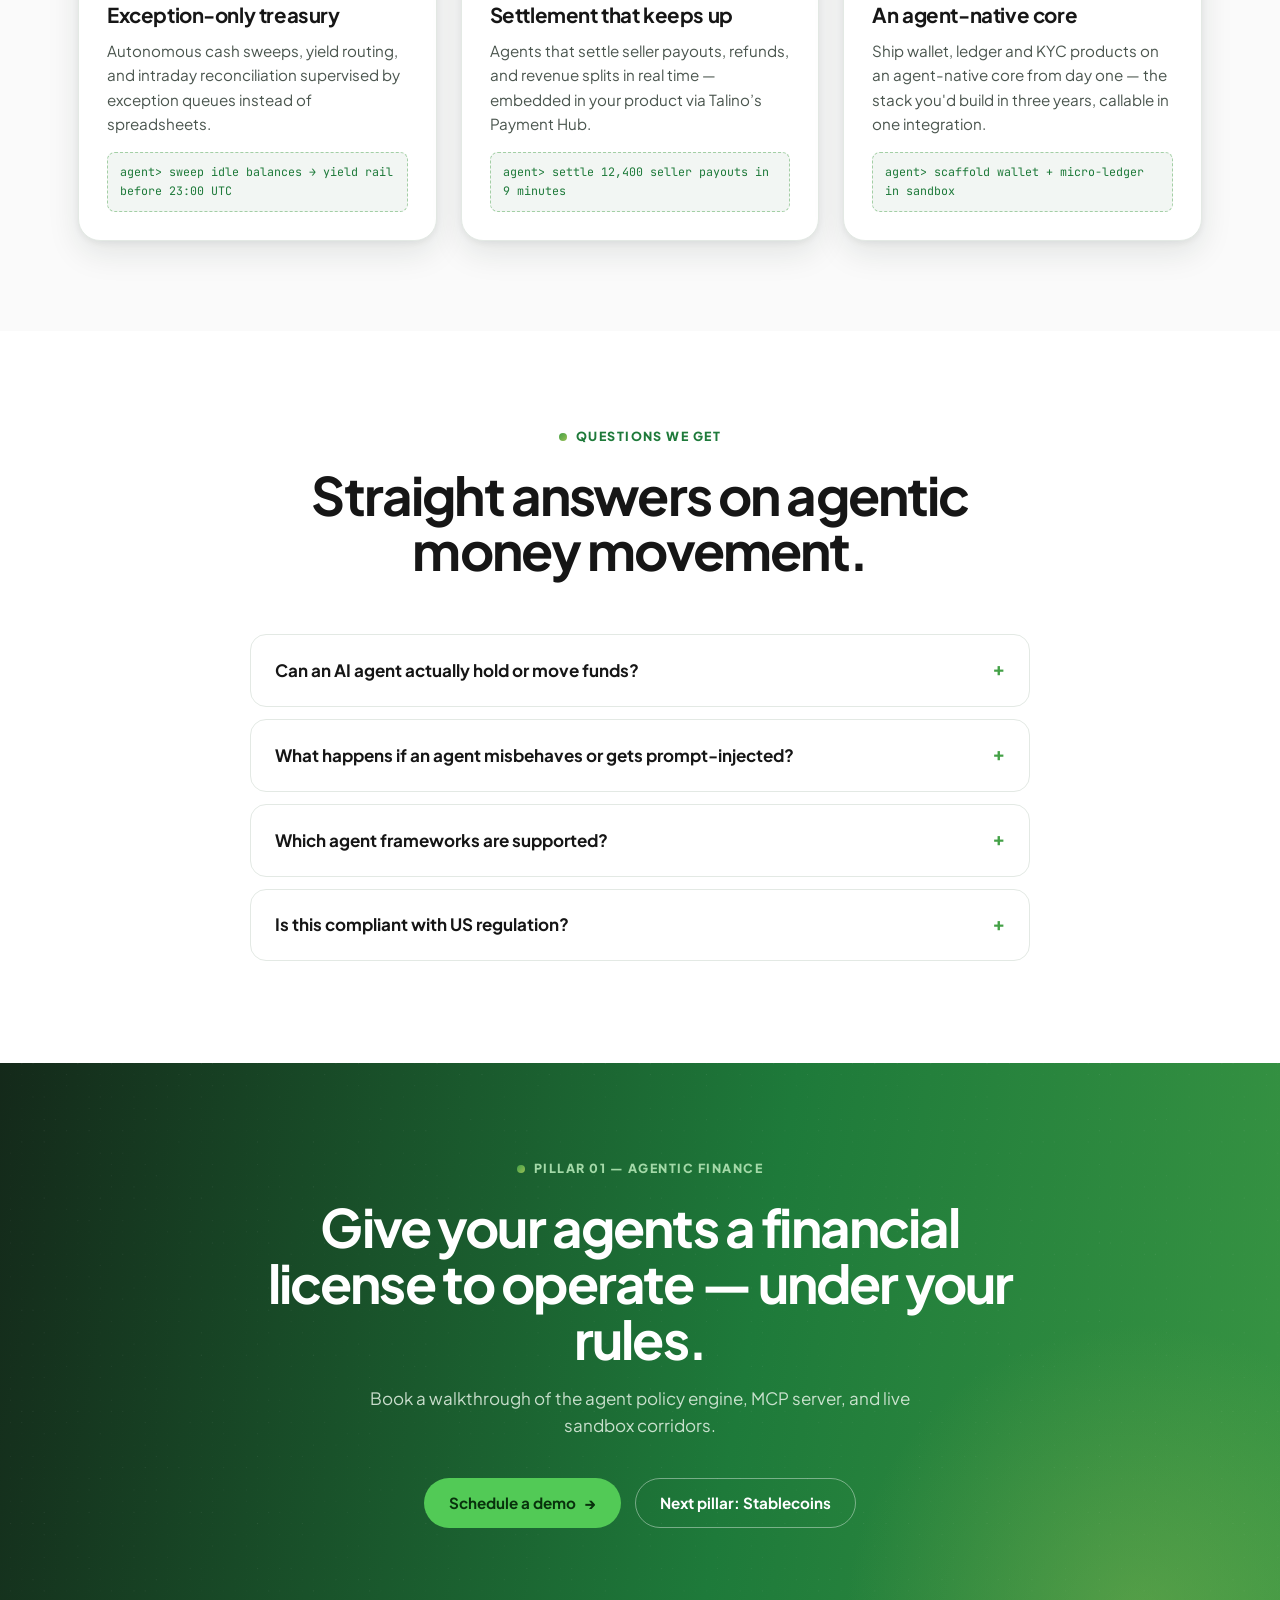
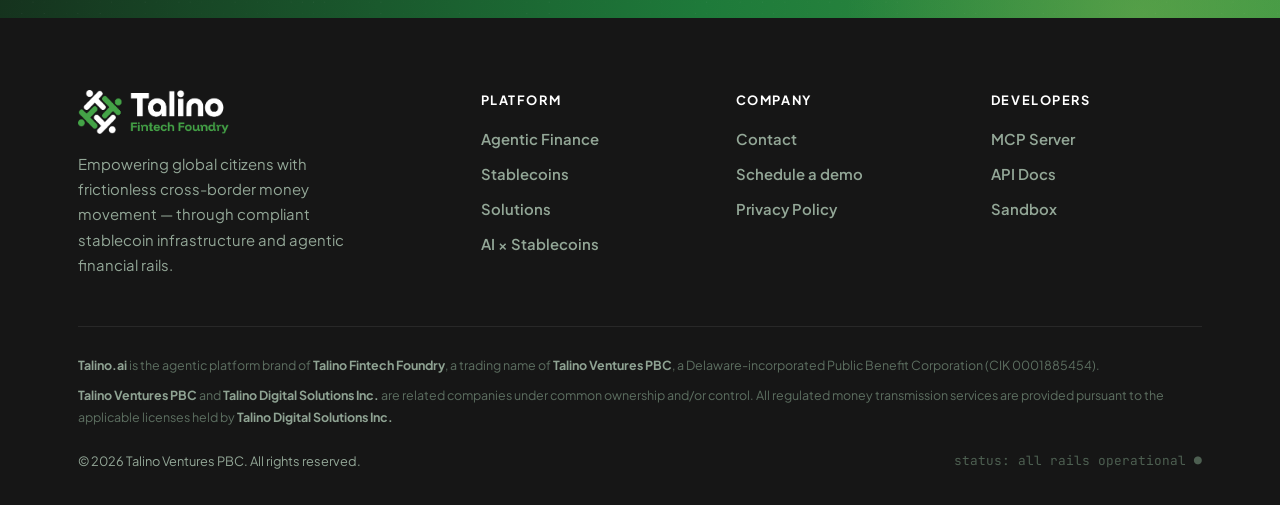
<file: agentic-finance.html>
<!DOCTYPE html>
<html lang="en">
<head>
<meta charset="UTF-8">
<meta name="viewport" content="width=device-width, initial-scale=1.0">
<title>Talino.ai — Agentic Finance</title>
<meta name="description" content="Financial infrastructure built for AI agents: MCP-ready payment rails, scoped credentials, policy engines, and compliance as code — from Talino.ai.">
<link rel="preconnect" href="https://fonts.googleapis.com">
<link rel="preconnect" href="https://fonts.gstatic.com" crossorigin>
<link href="https://fonts.googleapis.com/css2?family=Plus+Jakarta+Sans:wght@400;500;600;700;800&family=JetBrains+Mono:wght@400;700&display=swap" rel="stylesheet">
<link rel="stylesheet" href="assets/css/main.css">
<link rel="icon" href="assets/img/mark.svg">
</head>
<body>

<!-- ================= HEADER ================= -->
<header class="site-header on-dark">
  <div class="container nav-wrap">
    <a href="index.html" class="logo"><img class="logo-main" src="assets/img/logo-dark.png" alt="Talino.ai — Talino Fintech Foundry"><img class="logo-on-dark" src="assets/img/logo-on-dark.png" alt="Talino.ai — Talino Fintech Foundry"></a>
    <nav class="main-nav" id="mainNav">
      <a class="nav-link" href="agentic-finance.html">Agentic Finance</a>
      <a class="nav-link" href="stablecoins.html">Stablecoins</a>
      <a class="nav-link" href="solutions.html">Solutions</a>
      <a class="nav-link" href="contact.html">Contact</a>
    </nav>
    <div class="nav-cta">
      <a href="contact.html" class="btn btn-primary">Schedule a demo</a>
      <button class="menu-toggle" id="menuToggle" aria-label="Menu"><svg width="22" height="22" viewBox="0 0 24 24" fill="none" stroke="currentColor" stroke-width="2.4" stroke-linecap="round"><path d="M3 6h18M3 12h18M3 18h18"/></svg></button>
    </div>
  </div>
</header>

<!-- ================= PAGE HERO ================= -->
<section class="page-hero">
  <div class="container">
    <div class="crumbs"><a href="index.html">talino.ai</a> / agentic-finance</div>
    <span class="eyebrow on-dark"><span class="dot-i"></span>Pillar 01 — Agentic Finance</span>
    <h1>When your counterparty is an agent, your rails should think.</h1>
    <p class="lead">Agentic finance means software acts on money — quoting, paying, reconciling, hedging — under human-authored policy. Talino.ai gives enterprises and fintechs the compliant execution layer for that future, live today.</p>
    <div class="hero-actions">
      <a href="contact.html" class="btn btn-cyan">Get agent access <span class="arrow">→</span></a>
      <a href="#mcp" class="btn btn-ghost-light">See the MCP surface</a>
    </div>
  </div>
</section>

<!-- ================= THE SHIFT ================= -->
<section class="section">
  <div class="container">
    <div class="section-head reveal">
      <span class="eyebrow"><span class="dot-i"></span>The shift</span>
      <h2>From human-initiated to agent-initiated finance.</h2>
      <p>Treasury sweeps, procurement payouts, remittance batches, marketplace settlements — work that once needed a person at a dashboard increasingly starts as an intent from an AI agent. The bottleneck is no longer intelligence. It's rails that let software move value legally, safely, and audibly.</p>
    </div>
    <div class="cap-grid">
      <div class="cap-card reveal"><div class="icon"><svg viewBox="0 0 24 24" fill="none" stroke="currentColor" stroke-width="1.7" stroke-linecap="round" stroke-linejoin="round"><path d="M13 2 3 14h7l-1 8 10-12h-7l1-8Z"/></svg></div><h3>Speed without a human queue</h3><p>Settlement that used to wait for business hours and sign-off chains now completes in seconds — inside limits a human set once.</p></div>
      <div class="cap-card reveal"><div class="icon"><svg viewBox="0 0 24 24" fill="none" stroke="currentColor" stroke-width="1.7" stroke-linecap="round" stroke-linejoin="round"><path d="M3 17l6-6 4 4 8-8M21 7v5h-5"/></svg></div><h3>Scale beyond headcount</h3><p>A 4-person treasury team can supervise thousands of agent-executed transactions per day with exception-only review.</p></div>
      <div class="cap-card reveal"><div class="icon"><svg viewBox="0 0 24 24" fill="none" stroke="currentColor" stroke-width="1.7" stroke-linecap="round" stroke-linejoin="round"><path d="M4 5h16v14H4zM8 9h8M8 13h8M8 17h5"/></svg></div><h3>Auditability by default</h3><p>Every agent action carries identity, policy digest, and outcome — replayable for regulators, insurers, and auditors.</p></div>
      <div class="cap-card reveal"><div class="icon"><svg viewBox="0 0 24 24" fill="none" stroke="currentColor" stroke-width="1.7" stroke-linecap="round" stroke-linejoin="round"><path d="M12 2 4 5.5v5.2c0 5 3.4 9.6 8 11.3 4.6-1.7 8-6.3 8-11.3V5.5L12 2Z"/><path d="m8.8 12 2.2 2.2 4.2-4.4"/></svg></div><h3>Compliance, not permission slips</h3><p>MSB-grade controls and GENIUS Act alignment are enforced in the call path, so agents can never exceed what the law allows.</p></div>
    </div>
  </div>
</section>

<!-- ================= CONTROL MODEL ================= -->
<section class="section section-alt">
  <div class="container">
    <div class="section-head reveal">
      <span class="eyebrow"><span class="dot-i"></span>The control model</span>
      <h2>Agents act. Policy governs. Humans approve what matters.</h2>
    </div>
    <div class="feature-row">
      <div class="copy reveal">
        <h3>Scoped agent identities</h3>
        <p>Each agent gets its own credential with hard caps: maximum transaction size, currency and corridor allowlists, velocity limits, and beneficiary classes. Keys are revocable mid-session and never share a human's full privileges.</p>
        <ul class="checklist">
          <li><span class="tick">✓</span> Per-agent spend &amp; velocity ceilings</li>
          <li><span class="tick">✓</span> Corridor, currency and beneficiary allowlists</li>
          <li><span class="tick">✓</span> One-call revocation with session kill</li>
        </ul>
      </div>
      <div class="viz reveal">
        <div class="code-panel" style="box-shadow:none">
          <div class="chead"><span>policy: treasury-07.yaml</span><span>active</span></div>
<pre><span class="tk">agent</span>: <span class="ts">"treasury-07"</span>
<span class="tk">max_txn</span>: <span class="tn">50000</span> USD
<span class="tk">daily_cap</span>: <span class="tn">500000</span> USD
<span class="tk">corridors</span>: [<span class="ts">"US→PH"</span>, <span class="ts">"US→MX"</span>, <span class="ts">"EU→PH"</span>]
<span class="tk">rails</span>: [<span class="ts">"stablecoin"</span>, <span class="ts">"instapay"</span>]
<span class="tk">requires_human_above</span>: <span class="tn">10000</span>  <span class="tc">// per payee/24h</span></pre>
        </div>
      </div>
    </div>
    <div class="feature-row">
      <div class="viz reveal">
        <div class="code-panel" style="box-shadow:none">
          <div class="chead"><span>audit stream</span><span>signed</span></div>
<pre><span class="tc"># every call emits an immutable record</span>
{
  <span class="tk">"audit_id"</span>: <span class="ts">"tal_9f3c1a…"</span>,
  <span class="tk">"actor"</span>: <span class="ts">"agent:treasury-07"</span>,
  <span class="tk">"policy_digest"</span>: <span class="ts">"sha256:41f0…"</span>,
  <span class="tk">"decision"</span>: <span class="ts">"executed"</span>, <span class="tk">"rail"</span>: <span class="ts">"stablecoin"</span>,
  <span class="tk">"regulatory"</span>: { <span class="tk">"travel_rule"</span>: <span class="ts">"attached"</span> }
}</pre>
        </div>
      </div>
      <div class="copy reveal">
        <h3>Human-in-the-loop, exactly where you want it</h3>
        <p>Routine flows settle autonomously. Anything crossing a threshold you define — size, new payee, unusual corridor — pauses for a one-tap approval on Slack, email, or your ops console. The agent keeps working; the risky steps wait for a person.</p>
        <ul class="checklist">
          <li><span class="tick">✓</span> Exception-only review queues</li>
          <li><span class="tick">✓</span> One-tap approve / deny from any surface</li>
          <li><span class="tick">✓</span> Dual-control for high-value settlements</li>
        </ul>
      </div>
    </div>
    <div class="feature-row">
      <div class="copy reveal">
        <h3>Programmable money, from a phone to a mainframe</h3>
        <p>The same policy engine drives a field officer's handset and a bank's core ledger. Agents inherit the controls of the rail underneath them — so automation never outruns governance, whether it moves ten dollars or ten million.</p>
        <ul class="checklist">
          <li><span class="tick">✓</span> One policy model across every product surface</li>
          <li><span class="tick">✓</span> Corridor simulation before any real funds move</li>
          <li><span class="tick">✓</span> Deterministic receipts your auditors can replay</li>
        </ul>
      </div>
      <div class="viz reveal" style="padding:0;overflow:hidden">
        <img src="assets/img/programable.webp" alt="Programmable money — glass phone, stylus and stablecoin" style="width:100%;height:100%;object-fit:cover;display:block">
      </div>
    </div>
  </div>
</section>

<!-- ================= MCP / DEVELOPER SURFACE ================= -->
<section class="section" id="mcp">
  <div class="container">
    <div class="split">
      <div class="reveal">
        <span class="eyebrow"><span class="dot-i"></span>Developer &amp; agent surface</span>
        <h2>One integration. Humans use the dashboard. Agents use MCP.</h2>
        <p class="lead" style="margin-top:14px">Talino exposes its full payment, ledger and compliance capability as REST APIs, webhooks, and a first-class MCP tool-server — so any model or agent framework (Claude, GPT, custom) can discover and call Talino tools under the policy layer above.</p>
        <ul class="checklist">
          <li><span class="tick">✓</span> <span class="mono">quote_payment · execute_payment · verify_beneficiary</span></li>
          <li><span class="tick">✓</span> <span class="mono">reconcile · policy_status · audit_query</span></li>
          <li><span class="tick">✓</span> Sandboxed corridor simulation before go-live</li>
          <li><span class="tick">✓</span> Idempotency keys and replay-safe webhooks</li>
        </ul>
        <div class="hero-actions" style="margin-top:30px">
          <a href="contact.html" class="btn btn-primary">Request API keys <span class="arrow">→</span></a>
        </div>
      </div>
      <div class="code-panel reveal">
        <div class="chead"><span>agent conversation</span><span>mcp · talino</span></div>
<pre><span class="ts">user&gt;</span> pay the Q3 supplier batch under policy
<span class="tk">agent&gt;</span> talino.quote_payment(batch, rails=[<span class="ts">"stablecoin"</span>])
       <span class="tc">→ 3 routes · best: 0.42% fee · ETA 1.8s</span>
<span class="tk">agent&gt;</span> talino.execute_payment(route_2, idempotency=q3_88f)
       <span class="tc">→ 214 / 215 settled ✓</span>
<span class="tk">agent&gt;</span> talino.policy_status(exc_117)
       <span class="tc">→ flagged: new payee &gt; threshold —</span>
<span class="tc">   awaiting human approval (Slack sent)</span></pre>
      </div>
    </div>
  </div>
</section>

<!-- ================= WHO IT'S FOR ================= -->
<section class="section section-alt">
  <div class="container">
    <div class="section-head center reveal">
      <span class="eyebrow"><span class="dot-i"></span>Who it&rsquo;s for</span>
      <h2>Agentic finance, in production today.</h2>
    </div>
    <div class="usecase-grid">
      <article class="usecase reveal">
        <img class="uc-img" src="assets/img/real-kv.webp" alt="Treasury operations dashboard">
        <div class="uc-body">
          <div class="kicker">Treasury &amp; Operations</div>
          <h3>Exception-only treasury</h3>
          <p>Autonomous cash sweeps, yield routing, and intraday reconciliation supervised by exception queues instead of spreadsheets.</p>
          <div class="agent-call">agent&gt; sweep idle balances → yield rail before 23:00 UTC</div>
        </div>
      </article>
      <article class="usecase reveal">
        <img class="uc-img" src="assets/img/b2b.webp" alt="B2B settlement — glass card and invoice">
        <div class="uc-body">
          <div class="kicker">Marketplaces &amp; Platforms</div>
          <h3>Settlement that keeps up</h3>
          <p>Agents that settle seller payouts, refunds, and revenue splits in real time — embedded in your product via Talino&rsquo;s Payment Hub.</p>
          <div class="agent-call">agent&gt; settle 12,400 seller payouts in 9 minutes</div>
        </div>
      </article>
      <article class="usecase reveal">
        <img class="uc-img" src="assets/img/platform-kv.webp" alt="Talino platform key visual">
        <div class="uc-body">
          <div class="kicker">Fintech Builders</div>
          <h3>An agent-native core</h3>
          <p>Ship wallet, ledger and KYC products on an agent-native core from day one — the stack you'd build in three years, callable in one integration.</p>
          <div class="agent-call">agent&gt; scaffold wallet + micro-ledger in sandbox</div>
        </div>
      </article>
    </div>
  </div>
</section>

<!-- ================= FAQ ================= -->
<section class="section">
  <div class="container">
    <div class="section-head center reveal"><span class="eyebrow"><span class="dot-i"></span>Questions we get</span><h2>Straight answers on agentic money movement.</h2></div>
    <div class="accordion reveal">
      <details><summary>Can an AI agent actually hold or move funds?</summary><div class="a-body">Agents never custody funds. An agent holds a scoped credential; funds move only through Talino&rsquo;s licensed, regulated rails, subject to policy limits and any human-approval gates you configure. The agent initiates — the platform executes and attests.</div></details>
      <details><summary>What happens if an agent misbehaves or gets prompt-injected?</summary><div class="a-body">Blast radius is capped by design: per-transaction and daily ceilings, beneficiary allowlists, velocity limits, and instant revocation. Anything outside policy doesn't fail silently — it parks in a human review queue with full context.</div></details>
      <details><summary>Which agent frameworks are supported?</summary><div class="a-body">Any that speak MCP or HTTPS. We publish a reference MCP tool-server and OpenAPI spec, with examples for Claude, GPT-style function calling, and LangChain-style orchestration.</div></details>
      <details><summary>Is this compliant with US regulation?</summary><div class="a-body">Talino operates as a registered Money Services Business and aligns its stablecoin infrastructure with the principles of the GENIUS Act. Compliance checks (KYC/AML, Travel Rule, sanctions) execute inline on every transaction, agent-initiated or not.</div></details>
    </div>
  </div>
</section>

<!-- ================= CTA ================= -->
<section class="cta-band">
  <div class="container">
    <span class="eyebrow on-dark" style="justify-content:center"><span class="dot-i"></span>Pillar 01 — Agentic Finance</span>
    <h2>Give your agents a financial license to operate — under your rules.</h2>
    <p>Book a walkthrough of the agent policy engine, MCP server, and live sandbox corridors.</p>
    <div class="hero-actions"><a href="contact.html" class="btn btn-cyan">Schedule a demo <span class="arrow">→</span></a><a href="stablecoins.html" class="btn btn-ghost-light">Next pillar: Stablecoins</a></div>
  </div>
</section>

<!-- ================= FOOTER ================= -->
<footer class="site-footer">
  <div class="container">
    <div class="footer-grid">
      <div>
        <a href="index.html" class="logo"><img src="assets/img/logo.png" alt="Talino.ai — Talino Fintech Foundry"></a>
        <p class="foot-mission">Empowering global citizens with frictionless cross-border money movement — through compliant stablecoin infrastructure and agentic financial rails.</p>
      </div>
      <div class="footer-col"><h4>Platform</h4><a href="agentic-finance.html">Agentic Finance</a><a href="stablecoins.html">Stablecoins</a><a href="solutions.html">Solutions</a><a href="index.html#intersection">AI × Stablecoins</a></div>
      <div class="footer-col"><h4>Company</h4><a href="contact.html">Contact</a><a href="contact.html">Schedule a demo</a><a href="privacy.html">Privacy Policy</a></div>
      <div class="footer-col"><h4>Developers</h4><a href="agentic-finance.html#mcp">MCP Server</a><a href="agentic-finance.html#mcp">API Docs</a><a href="agentic-finance.html#mcp">Sandbox</a></div>
    </div>
    <div class="footer-legal">
      <p><strong>Talino.ai</strong> is the agentic platform brand of <strong>Talino Fintech Foundry</strong>, a trading name of <strong>Talino Ventures PBC</strong>, a Delaware-incorporated Public Benefit Corporation (CIK 0001885454).</p>
      <p style="margin-top:8px"><strong>Talino Ventures PBC</strong> and <strong>Talino Digital Solutions Inc.</strong> are related companies under common ownership and/or control. All regulated money transmission services are provided pursuant to the applicable licenses held by <strong>Talino Digital Solutions Inc.</strong></p>
    </div>
    <div class="footer-bottom">
      <span>© 2026 Talino Ventures PBC. All rights reserved.</span>
      <span class="mono">status: all rails operational ●</span>
    </div>
  </div>
</footer>

<script src="assets/js/main.js"></script>
<script>addEventListener("scroll",function(){document.querySelector(".site-header").classList.toggle("scrolled",scrollY>24)},{passive:true});</script>
</body>
</html>
</file>
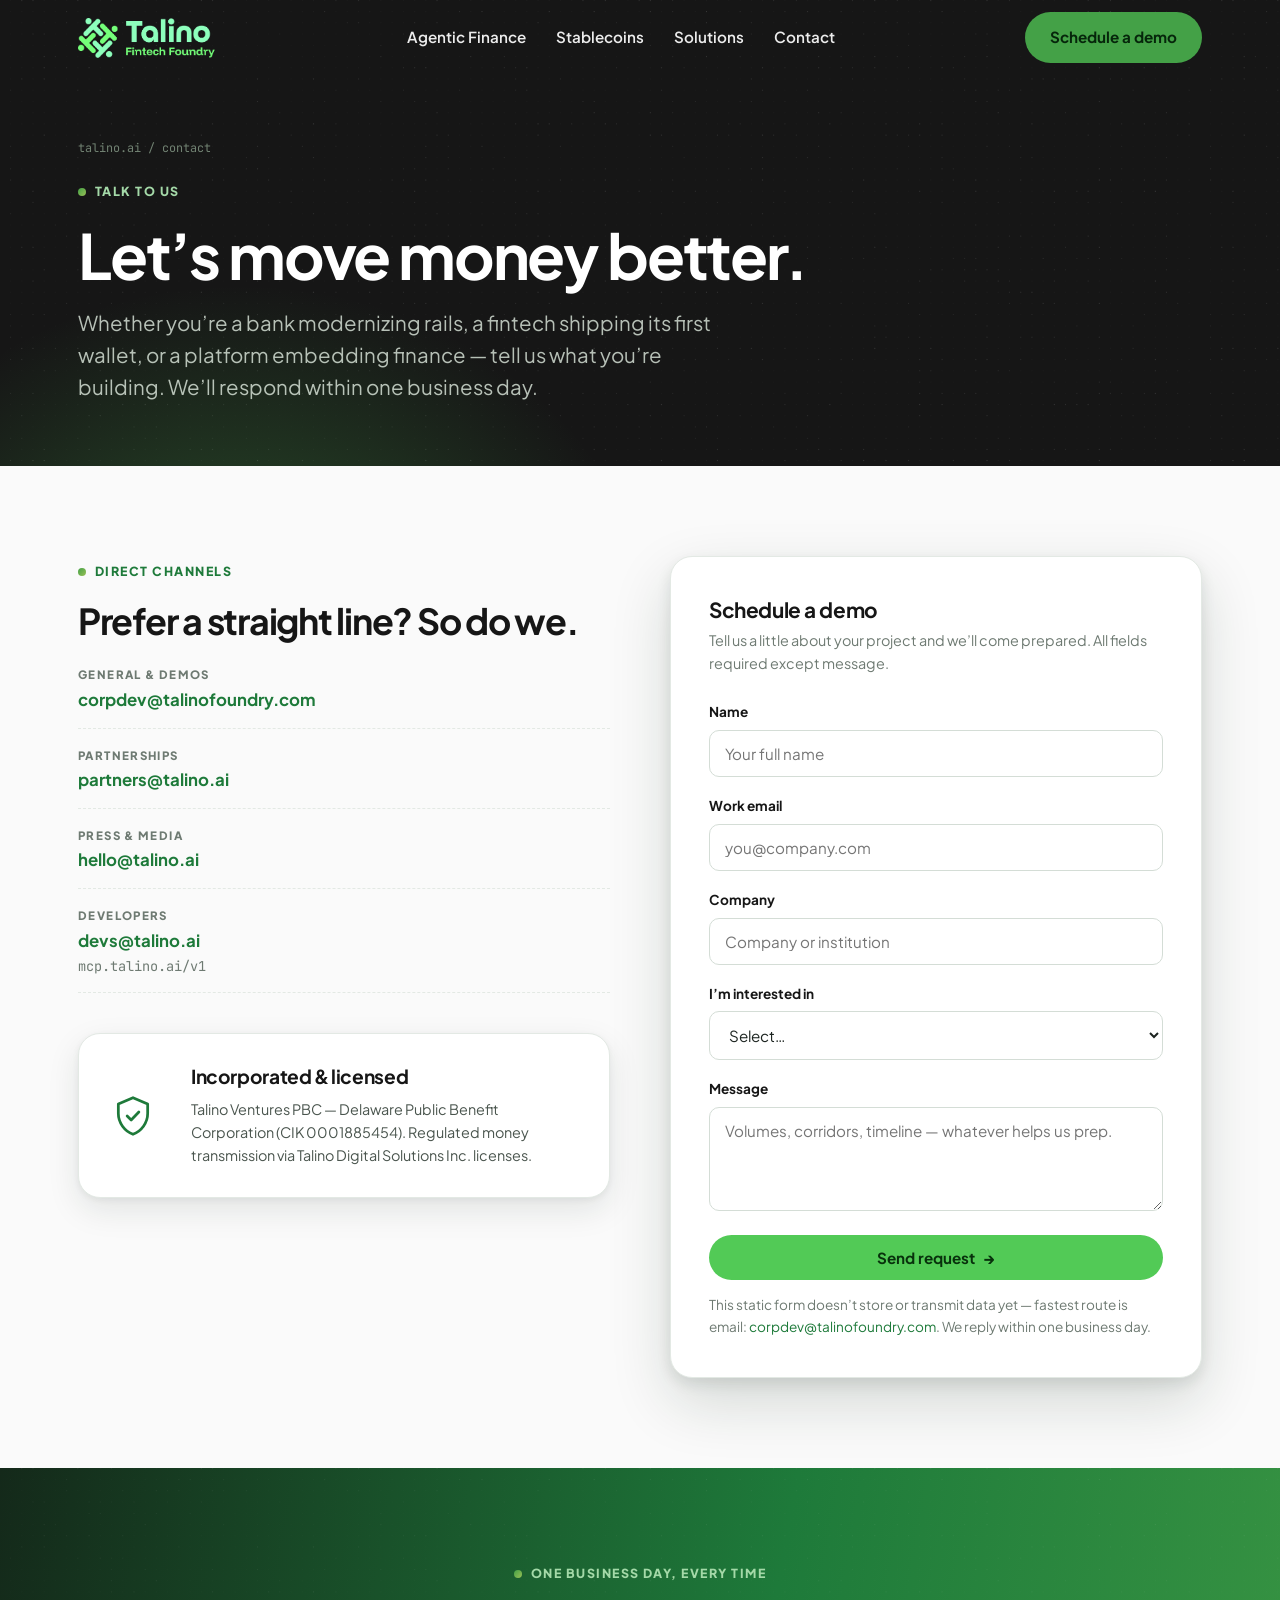
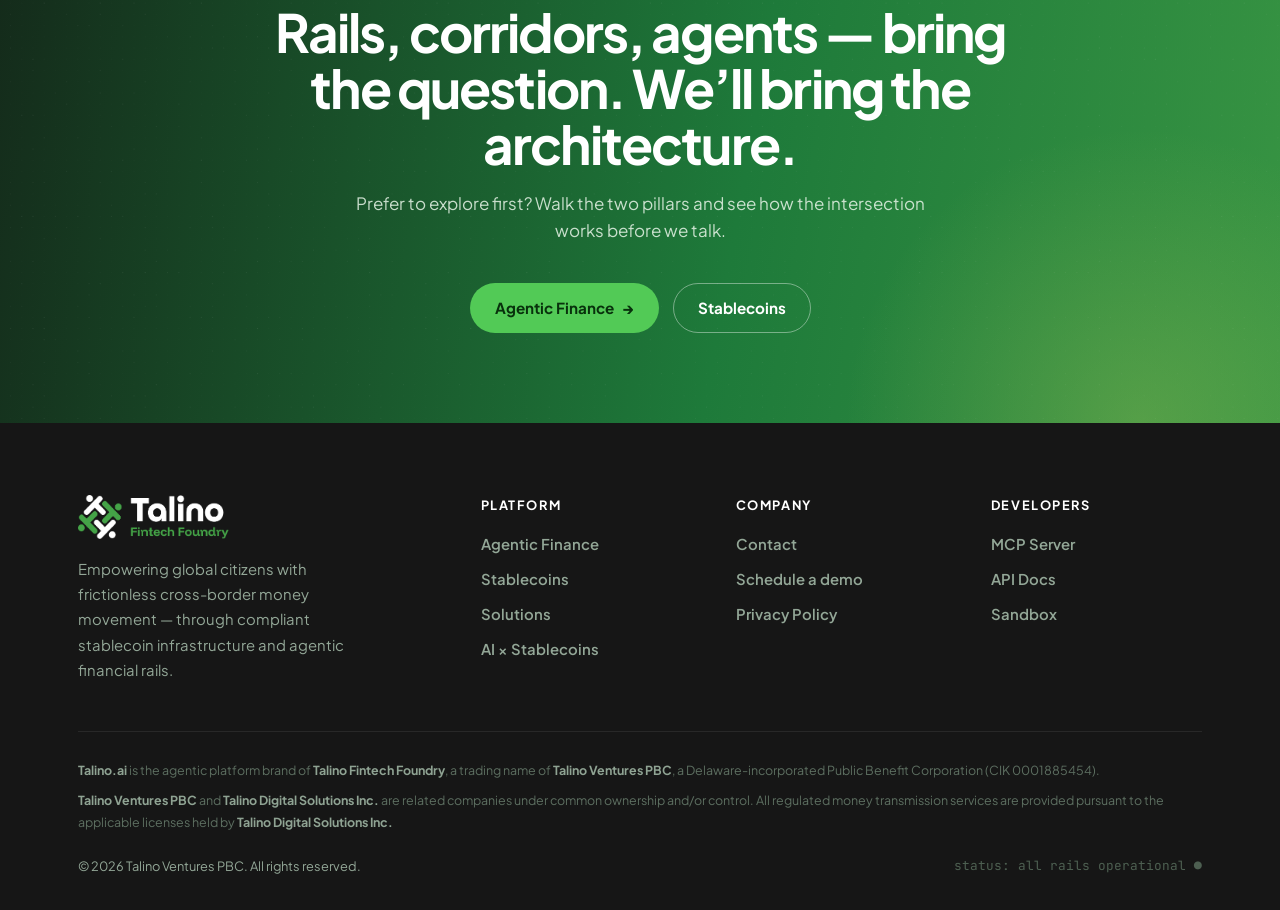
<file: contact.html>
<!DOCTYPE html>
<html lang="en">
<head>
<meta charset="UTF-8">
<meta name="viewport" content="width=device-width, initial-scale=1.0">
<title>Talino.ai — Contact</title>
<meta name="description" content="Schedule a demo or talk to the Talino.ai team about agentic rails, stablecoin infrastructure, and borderless payments.">
<link rel="preconnect" href="https://fonts.googleapis.com">
<link rel="preconnect" href="https://fonts.gstatic.com" crossorigin>
<link href="https://fonts.googleapis.com/css2?family=Plus+Jakarta+Sans:wght@400;500;600;700;800&family=JetBrains+Mono:wght@400;700&display=swap" rel="stylesheet">
<link rel="stylesheet" href="assets/css/main.css">
<link rel="icon" href="assets/img/mark.svg">
</head>
<body>

<!-- ================= HEADER ================= -->
<header class="site-header on-dark">
  <div class="container nav-wrap">
    <a href="index.html" class="logo"><img class="logo-main" src="assets/img/logo-dark.png" alt="Talino.ai — Talino Fintech Foundry"><img class="logo-on-dark" src="assets/img/logo-on-dark.png" alt="Talino.ai — Talino Fintech Foundry"></a>
    <nav class="main-nav" id="mainNav">
      <a class="nav-link" href="agentic-finance.html">Agentic Finance</a>
      <a class="nav-link" href="stablecoins.html">Stablecoins</a>
      <a class="nav-link" href="solutions.html">Solutions</a>
      <a class="nav-link" href="contact.html">Contact</a>
    </nav>
    <div class="nav-cta">
      <a href="contact.html" class="btn btn-primary">Schedule a demo</a>
      <button class="menu-toggle" id="menuToggle" aria-label="Menu"><svg width="22" height="22" viewBox="0 0 24 24" fill="none" stroke="currentColor" stroke-width="2.4" stroke-linecap="round"><path d="M3 6h18M3 12h18M3 18h18"/></svg></button>
    </div>
  </div>
</header>

<!-- ================= PAGE HERO ================= -->
<section class="page-hero">
  <div class="container">
    <div class="crumbs"><a href="index.html">talino.ai</a> / contact</div>
    <span class="eyebrow on-dark"><span class="dot-i"></span>Talk to us</span>
    <h1>Let&rsquo;s move money better.</h1>
    <p class="lead">Whether you&rsquo;re a bank modernizing rails, a fintech shipping its first wallet, or a platform embedding finance — tell us what you&rsquo;re building. We&rsquo;ll respond within one business day.</p>
  </div>
</section>

<!-- ================= CONTACT ================= -->
<section class="section section-alt">
  <div class="container">
    <div class="split" style="align-items:start">
      <div class="reveal">
        <span class="eyebrow"><span class="dot-i"></span>Direct channels</span>
        <h2 style="font-size:clamp(1.7rem,2.8vw,2.3rem)">Prefer a straight line? So do we.</h2>
        <ul class="contact-channels" style="margin-top:26px">
          <li><span class="cc-label">General &amp; demos</span><a href="mailto:corpdev@talinofoundry.com">corpdev@talinofoundry.com</a></li>
          <li><span class="cc-label">Partnerships</span><a href="mailto:partners@talino.ai">partners@talino.ai</a></li>
          <li><span class="cc-label">Press &amp; media</span><a href="mailto:hello@talino.ai">hello@talino.ai</a></li>
          <li><span class="cc-label">Developers</span><a href="mailto:devs@talino.ai">devs@talino.ai</a><span class="mono" style="font-size:.85rem;color:var(--text-mute)">mcp.talino.ai/v1</span></li>
        </ul>
        <div class="compliance" style="margin-top:40px;padding:30px 32px">
          <div class="shield"><svg width="44" height="44" viewBox="0 0 24 24" fill="none" stroke="currentColor" stroke-width="1.5" stroke-linejoin="round"><path d="M12 2 4 5.5v5.2c0 5 3.4 9.6 8 11.3 4.6-1.7 8-6.3 8-11.3V5.5L12 2Z"/><path d="m8.8 12 2.2 2.2 4.2-4.4" stroke-linecap="round"/></svg></div>
          <div class="body">
            <h3 style="font-size:1.2rem">Incorporated &amp; licensed</h3>
            <p style="font-size:.9rem">Talino Ventures PBC — Delaware Public Benefit Corporation (CIK 0001885454). Regulated money transmission via Talino Digital Solutions Inc. licenses.</p>
          </div>
        </div>
      </div>
      <div class="reveal">
        <form class="form-card" method="post" action="#">
          <h3 style="margin-bottom:6px">Schedule a demo</h3>
          <p style="color:var(--text-mute);font-size:.9rem;margin-bottom:26px">Tell us a little about your project and we&rsquo;ll come prepared. All fields required except message.</p>
          <label>Name<input type="text" name="name" required placeholder="Your full name"></label>
          <label>Work email<input type="email" name="email" required placeholder="you@company.com"></label>
          <label>Company<input type="text" name="company" required placeholder="Company or institution"></label>
          <label>I&rsquo;m interested in
            <select name="interest" required>
              <option value="">Select…</option>
              <option>Agentic Finance / MCP rails</option>
              <option>Stablecoin corridors &amp; payouts</option>
              <option>Platform banking services</option>
              <option>Embedded finance partnership</option>
              <option>Migrating a Talino Ventures integration</option>
              <option>Something else</option>
            </select>
          </label>
          <label>Message<textarea name="message" rows="4" placeholder="Volumes, corridors, timeline — whatever helps us prep."></textarea></label>
          <button type="submit" class="btn btn-cyan" style="width:100%;justify-content:center">Send request <span class="arrow">→</span></button>
          <p style="margin-top:14px;font-size:.85rem;color:var(--text-mute)">This static form doesn&rsquo;t store or transmit data yet — fastest route is email: <a href="mailto:corpdev@talinofoundry.com">corpdev@talinofoundry.com</a>. We reply within one business day.</p>
        </form>
      </div>
    </div>
  </div>
</section>

<!-- ================= CTA ================= -->
<section class="cta-band">
  <div class="container">
    <span class="eyebrow on-dark" style="justify-content:center"><span class="dot-i"></span>One business day, every time</span>
    <h2>Rails, corridors, agents — bring the question. We&rsquo;ll bring the architecture.</h2>
    <p>Prefer to explore first? Walk the two pillars and see how the intersection works before we talk.</p>
    <div class="hero-actions"><a href="agentic-finance.html" class="btn btn-cyan">Agentic Finance <span class="arrow">→</span></a><a href="stablecoins.html" class="btn btn-ghost-light">Stablecoins</a></div>
  </div>
</section>

<!-- ================= FOOTER ================= -->
<footer class="site-footer">
  <div class="container">
    <div class="footer-grid">
      <div>
        <a href="index.html" class="logo"><img src="assets/img/logo.png" alt="Talino.ai — Talino Fintech Foundry"></a>
        <p class="foot-mission">Empowering global citizens with frictionless cross-border money movement — through compliant stablecoin infrastructure and agentic financial rails.</p>
      </div>
      <div class="footer-col"><h4>Platform</h4><a href="agentic-finance.html">Agentic Finance</a><a href="stablecoins.html">Stablecoins</a><a href="solutions.html">Solutions</a><a href="index.html#intersection">AI × Stablecoins</a></div>
      <div class="footer-col"><h4>Company</h4><a href="contact.html">Contact</a><a href="contact.html">Schedule a demo</a><a href="privacy.html">Privacy Policy</a></div>
      <div class="footer-col"><h4>Developers</h4><a href="agentic-finance.html#mcp">MCP Server</a><a href="agentic-finance.html#mcp">API Docs</a><a href="agentic-finance.html#mcp">Sandbox</a></div>
    </div>
    <div class="footer-legal">
      <p><strong>Talino.ai</strong> is the agentic platform brand of <strong>Talino Fintech Foundry</strong>, a trading name of <strong>Talino Ventures PBC</strong>, a Delaware-incorporated Public Benefit Corporation (CIK 0001885454).</p>
      <p style="margin-top:8px"><strong>Talino Ventures PBC</strong> and <strong>Talino Digital Solutions Inc.</strong> are related companies under common ownership and/or control. All regulated money transmission services are provided pursuant to the applicable licenses held by <strong>Talino Digital Solutions Inc.</strong></p>
    </div>
    <div class="footer-bottom">
      <span>© 2026 Talino Ventures PBC. All rights reserved.</span>
      <span class="mono">status: all rails operational ●</span>
    </div>
  </div>
</footer>

<script src="assets/js/main.js"></script>
<script>addEventListener("scroll",function(){document.querySelector(".site-header").classList.toggle("scrolled",scrollY>24)},{passive:true});</script>
</body>
</html>
</file>
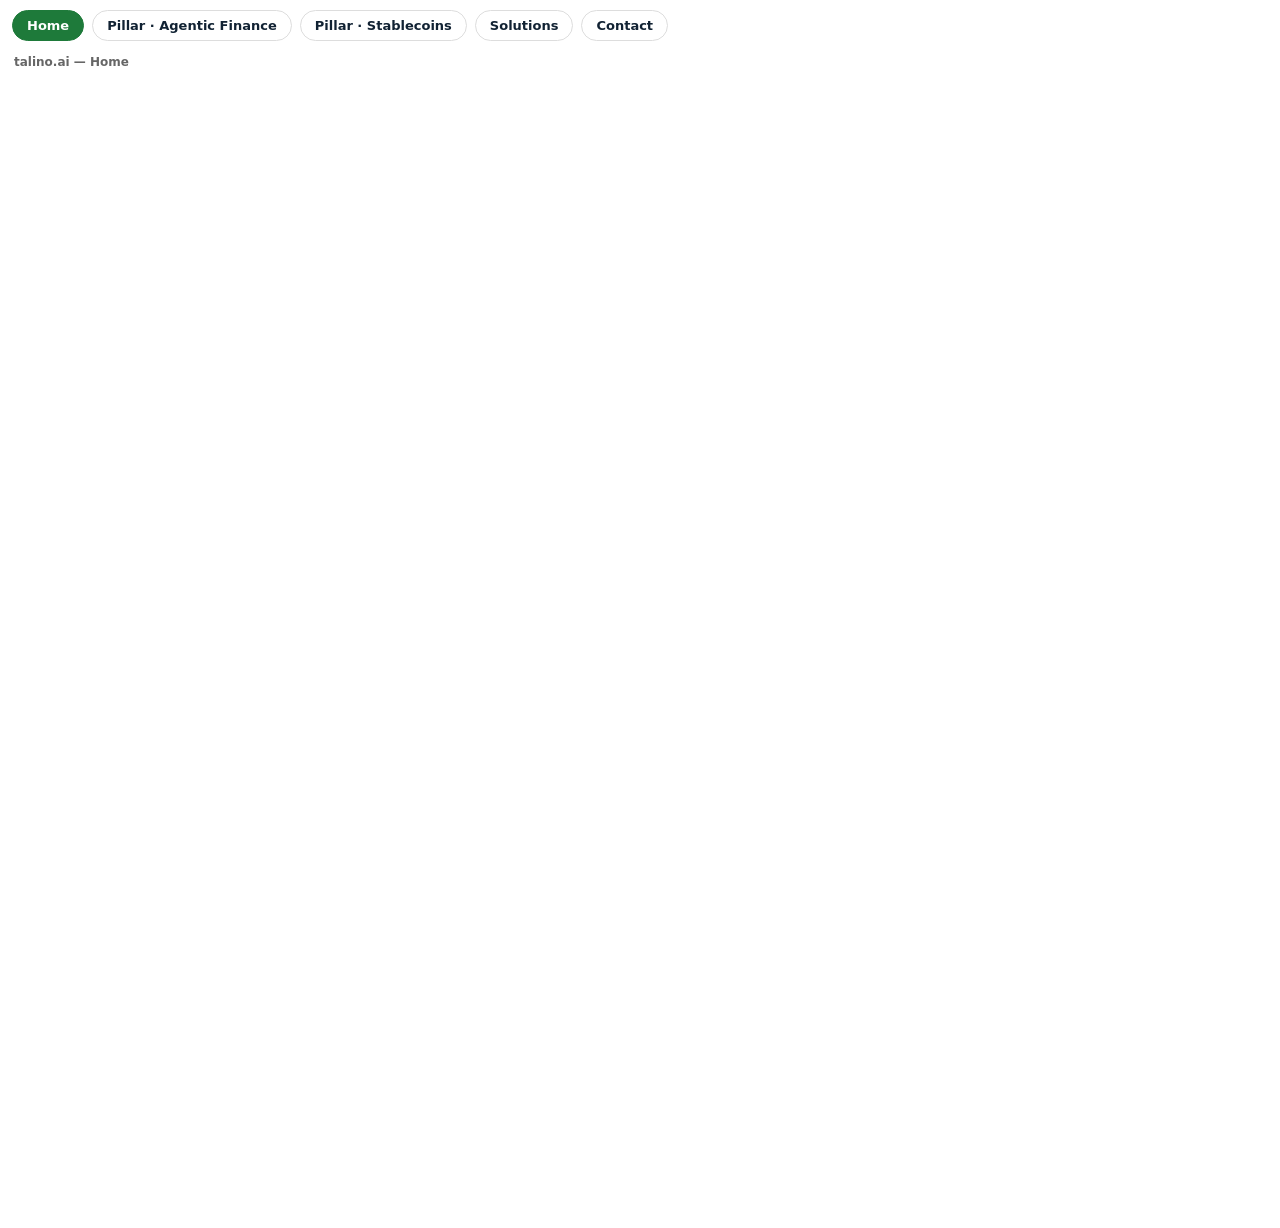
<file: preview.html>
<!DOCTYPE html>
<html><head><style>
body{margin:0;font-family:var(--font-sans,system-ui);background:transparent}
.bar{display:flex;gap:8px;padding:10px 12px;flex-wrap:wrap}
button{font:600 13px/1 system-ui;padding:8px 14px;border-radius:999px;border:1px solid var(--border,#ddd);background:var(--card,#fff);color:var(--foreground,#123);cursor:pointer}
button.on{background:#1E7A3A;color:#fff;border-color:#1E7A3A}
iframe{width:100%;height:1150px;border:0;border-radius:12px;background:#fff}
.h{padding:2px 14px;font:600 12px/1.6 system-ui;color:var(--muted-foreground,#666)}
</style></head><body>
<div class="bar" id="b"></div>
<div class="h" id="cap">talino.ai — first cut · rendered from /opt/data/talino-ai-site</div>
<iframe id="f"></iframe>
<script>
const BASE="http://127.0.0.1:8080/";
const pages={Home:BASE+"index.html","Pillar · Agentic Finance":BASE+"agentic-finance.html","Pillar · Stablecoins":BASE+"stablecoins.html",Solutions:BASE+"solutions.html",Contact:BASE+"contact.html"};
const b=document.getElementById("b"),f=document.getElementById("f");
let i=0;
for(const k in pages){
  const btn=document.createElement("button");btn.textContent=k;
  btn.onclick=()=>{document.querySelectorAll(".bar button").forEach(x=>x.classList.remove("on"));btn.classList.add("on");f.src=pages[k];document.getElementById("cap").textContent="talino.ai — "+k;};
  b.appendChild(btn); if(i++===0)btn.click();
}
</script></body></html>
</file>
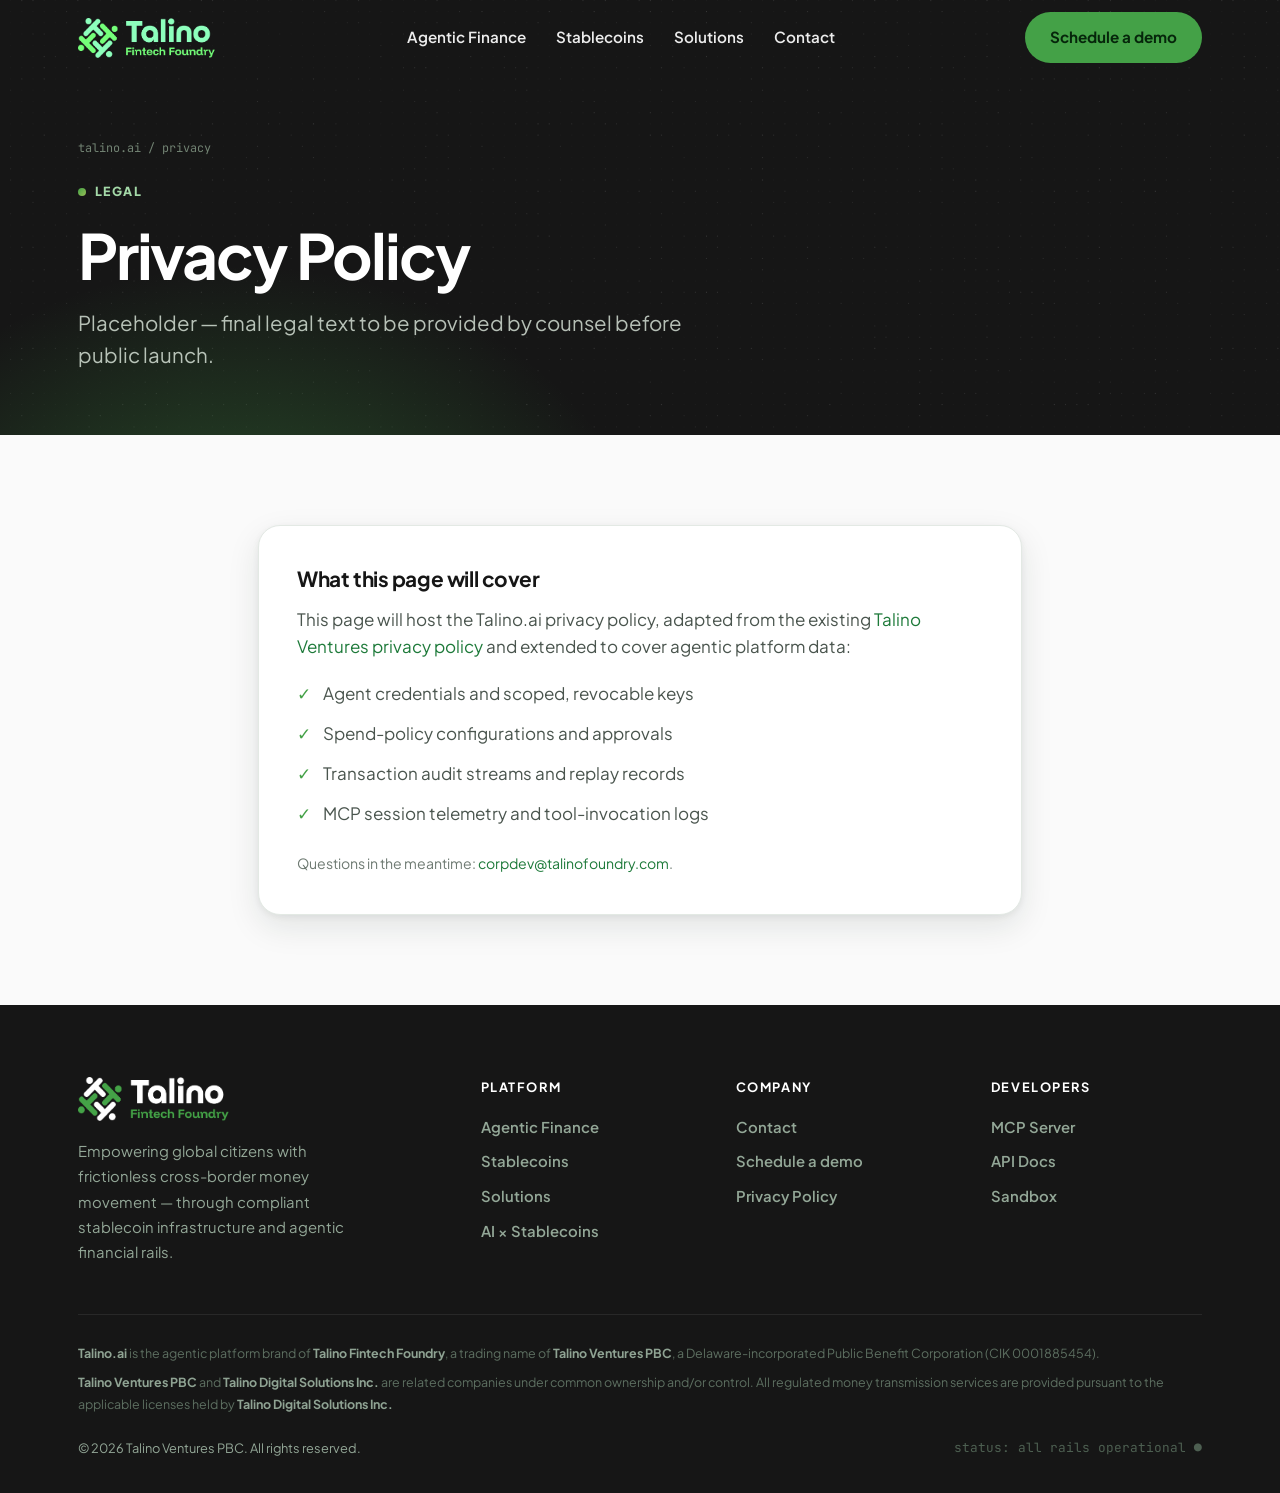
<file: privacy.html>
<!DOCTYPE html>
<html lang="en">
<head>
<meta charset="UTF-8">
<meta name="viewport" content="width=device-width, initial-scale=1.0">
<title>Privacy Policy — Talino.ai</title>
<meta name="description" content="Talino.ai privacy policy — covering platform data, agent credentials, and audit telemetry.">
<link rel="preconnect" href="https://fonts.googleapis.com">
<link rel="preconnect" href="https://fonts.gstatic.com" crossorigin>
<link href="https://fonts.googleapis.com/css2?family=Plus+Jakarta+Sans:wght@400;500;600;700;800&family=JetBrains+Mono:wght@400;700&display=swap" rel="stylesheet">
<link rel="stylesheet" href="assets/css/main.css">
<link rel="icon" href="assets/img/mark.svg">
</head>
<body>
<!-- ================= HEADER ================= -->
<header class="site-header on-dark">
  <div class="container nav-wrap">
    <a href="index.html" class="logo"><img class="logo-main" src="assets/img/logo-dark.png" alt="Talino.ai — Talino Fintech Foundry"><img class="logo-on-dark" src="assets/img/logo-on-dark.png" alt="Talino.ai — Talino Fintech Foundry"></a>
    <nav class="main-nav" id="mainNav">
      <a class="nav-link" href="agentic-finance.html">Agentic Finance</a>
      <a class="nav-link" href="stablecoins.html">Stablecoins</a>
      <a class="nav-link" href="solutions.html">Solutions</a>
      <a class="nav-link" href="contact.html">Contact</a>
    </nav>
    <div class="nav-cta">
      <a href="contact.html" class="btn btn-primary">Schedule a demo</a>
      <button class="menu-toggle" id="menuToggle" aria-label="Menu"><svg width="22" height="22" viewBox="0 0 24 24" fill="none" stroke="currentColor" stroke-width="2.4" stroke-linecap="round"><path d="M3 6h18M3 12h18M3 18h18"/></svg></button>
    </div>
  </div>
</header>
<!-- ================= PAGE HERO ================= -->
<section class="page-hero">
  <div class="container">
    <div class="crumbs"><a href="index.html">talino.ai</a> / privacy</div>
    <span class="eyebrow on-dark"><span class="dot-i"></span>Legal</span>
    <h1 style="max-width:22ch">Privacy Policy</h1>
    <p class="lead">Placeholder — final legal text to be provided by counsel before public launch.</p>
  </div>
</section>

<!-- ================= POLICY ================= -->
<section class="section section-alt">
  <div class="container" style="max-width:820px">
    <div class="form-card reveal" style="box-shadow:var(--shadow-card)">
      <h3 style="margin-bottom:14px">What this page will cover</h3>
      <p style="color:var(--text-soft)">This page will host the Talino.ai privacy policy, adapted from the existing <a href="https://talinoventures.com/privacy-policy" target="_blank" rel="noopener">Talino Ventures privacy policy</a> and extended to cover agentic platform data:</p>
      <ul class="checklist" style="margin-top:20px">
        <li><span class="tick">✓</span> Agent credentials and scoped, revocable keys</li>
        <li><span class="tick">✓</span> Spend-policy configurations and approvals</li>
        <li><span class="tick">✓</span> Transaction audit streams and replay records</li>
        <li><span class="tick">✓</span> MCP session telemetry and tool-invocation logs</li>
      </ul>
      <p style="color:var(--text-mute);font-size:.88rem;margin-top:24px">Questions in the meantime: <a href="mailto:corpdev@talinofoundry.com">corpdev@talinofoundry.com</a>.</p>
    </div>
  </div>
</section>

<!-- ================= FOOTER ================= -->
<footer class="site-footer">
  <div class="container">
    <div class="footer-grid">
      <div>
        <a href="index.html" class="logo"><img src="assets/img/logo.png" alt="Talino.ai — Talino Fintech Foundry"></a>
        <p class="foot-mission">Empowering global citizens with frictionless cross-border money movement — through compliant stablecoin infrastructure and agentic financial rails.</p>
      </div>
      <div class="footer-col"><h4>Platform</h4><a href="agentic-finance.html">Agentic Finance</a><a href="stablecoins.html">Stablecoins</a><a href="solutions.html">Solutions</a><a href="index.html#intersection">AI × Stablecoins</a></div>
      <div class="footer-col"><h4>Company</h4><a href="contact.html">Contact</a><a href="contact.html">Schedule a demo</a><a href="privacy.html">Privacy Policy</a></div>
      <div class="footer-col"><h4>Developers</h4><a href="agentic-finance.html#mcp">MCP Server</a><a href="agentic-finance.html#mcp">API Docs</a><a href="agentic-finance.html#mcp">Sandbox</a></div>
    </div>
    <div class="footer-legal">
      <p><strong>Talino.ai</strong> is the agentic platform brand of <strong>Talino Fintech Foundry</strong>, a trading name of <strong>Talino Ventures PBC</strong>, a Delaware-incorporated Public Benefit Corporation (CIK 0001885454).</p>
      <p style="margin-top:8px"><strong>Talino Ventures PBC</strong> and <strong>Talino Digital Solutions Inc.</strong> are related companies under common ownership and/or control. All regulated money transmission services are provided pursuant to the applicable licenses held by <strong>Talino Digital Solutions Inc.</strong></p>
    </div>
    <div class="footer-bottom">
      <span>© 2026 Talino Ventures PBC. All rights reserved.</span>
      <span class="mono">status: all rails operational ●</span>
    </div>
  </div>
</footer>

<script src="assets/js/main.js"></script>
<script>addEventListener("scroll",function(){document.querySelector(".site-header").classList.toggle("scrolled",scrollY>24)},{passive:true});</script>
</body>
</html>
</file>
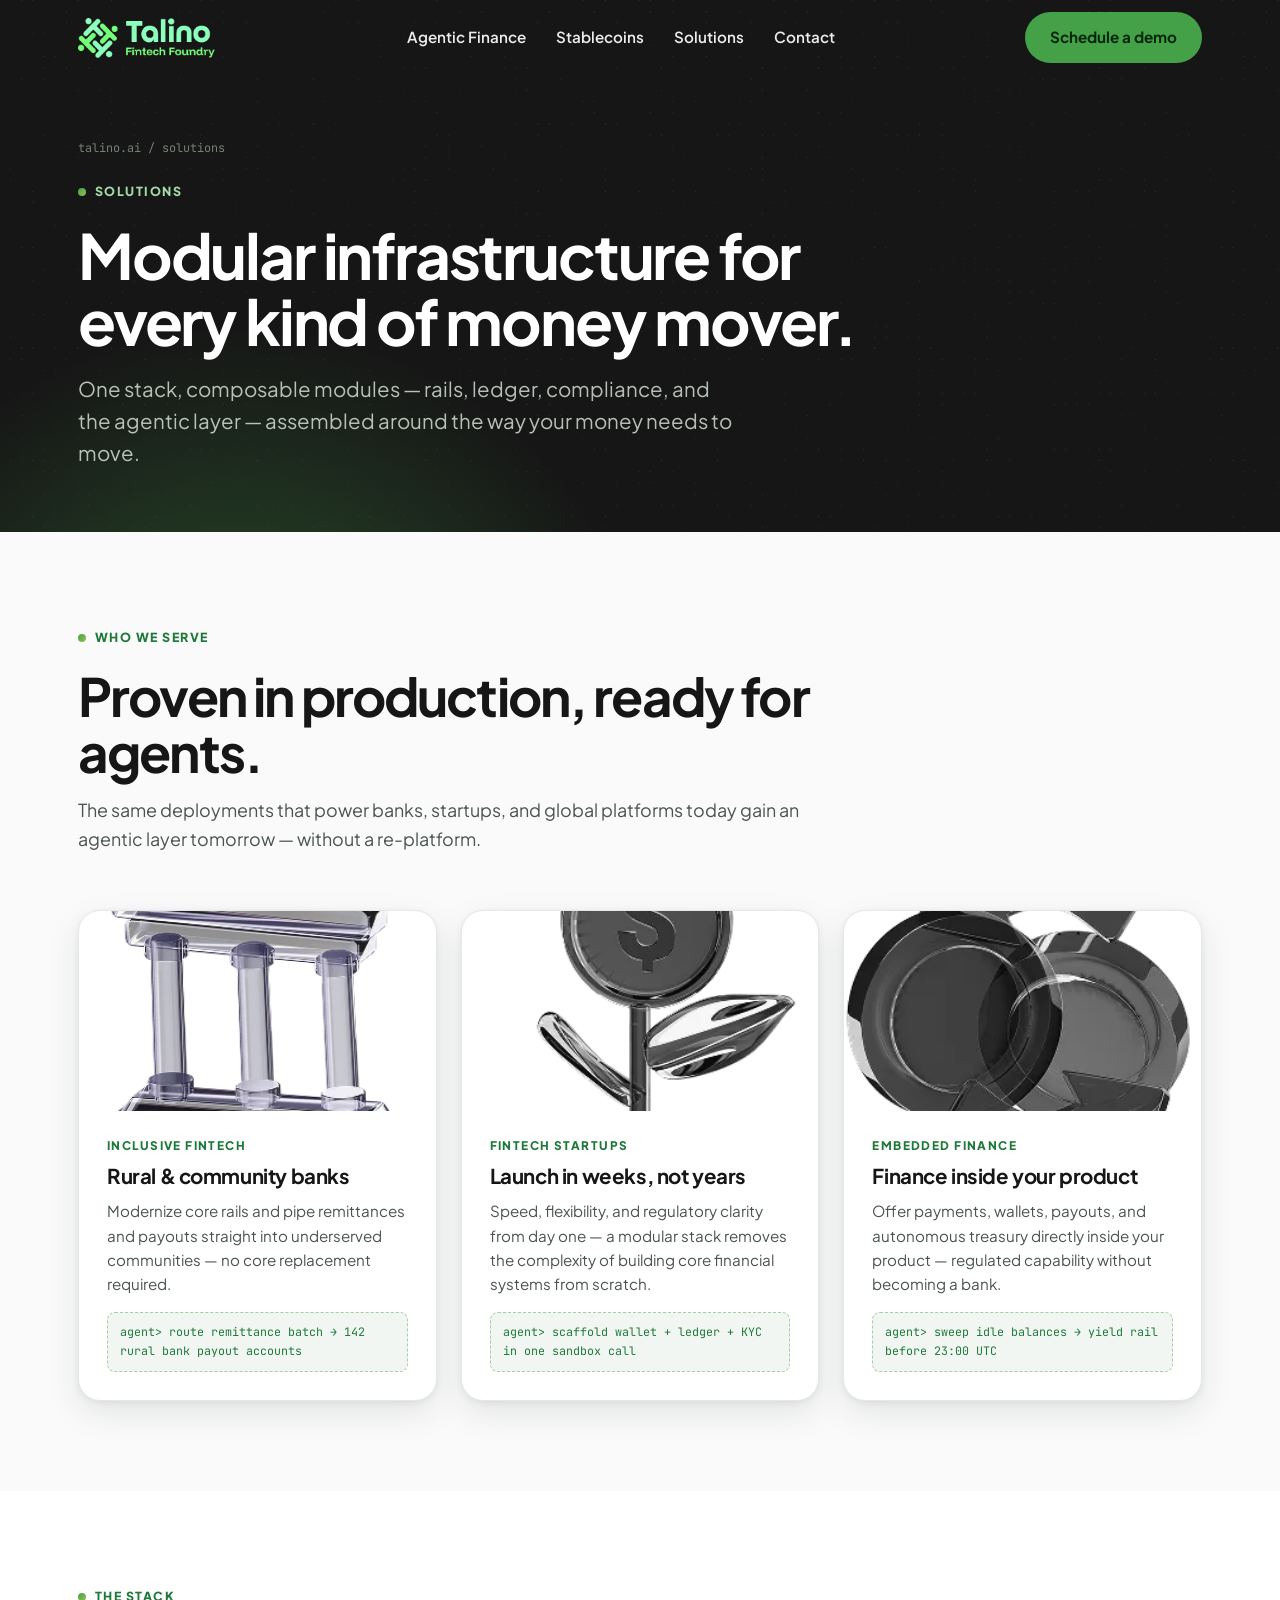
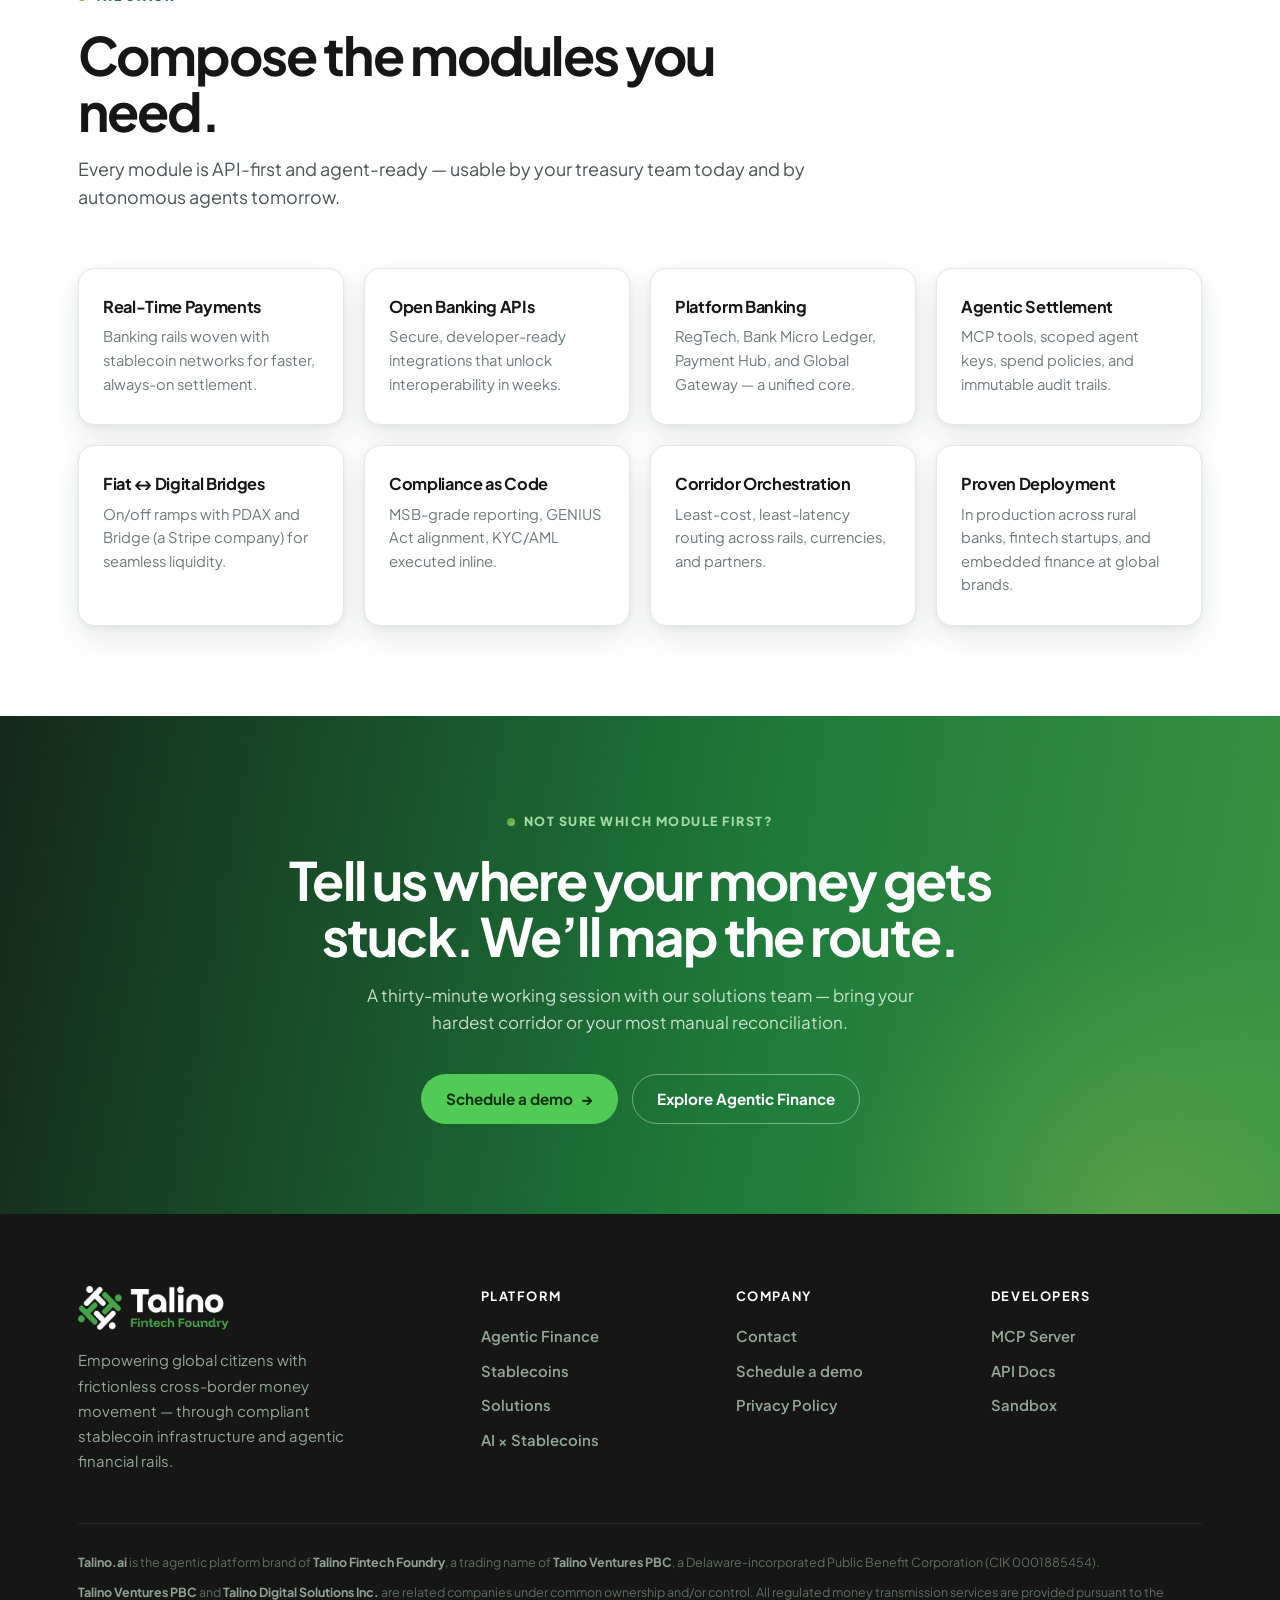
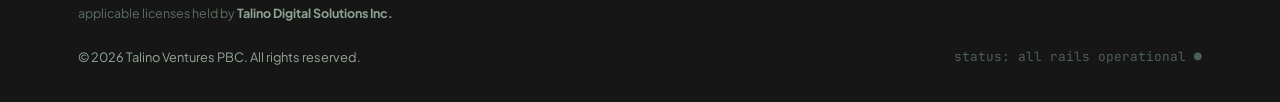
<file: solutions.html>
<!DOCTYPE html>
<html lang="en">
<head>
<meta charset="UTF-8">
<meta name="viewport" content="width=device-width, initial-scale=1.0">
<title>Talino.ai — Solutions: Modular Financial Infrastructure</title>
<meta name="description" content="Composable modules — rails, ledger, compliance, and agentic settlement — for banks, fintech startups, and embedded finance platforms.">
<link rel="preconnect" href="https://fonts.googleapis.com">
<link rel="preconnect" href="https://fonts.gstatic.com" crossorigin>
<link href="https://fonts.googleapis.com/css2?family=Plus+Jakarta+Sans:wght@400;500;600;700;800&family=JetBrains+Mono:wght@400;700&display=swap" rel="stylesheet">
<link rel="stylesheet" href="assets/css/main.css">
<link rel="icon" href="assets/img/mark.svg">
</head>
<body>
<!-- ================= HEADER ================= -->
<header class="site-header on-dark">
  <div class="container nav-wrap">
    <a href="index.html" class="logo"><img class="logo-main" src="assets/img/logo-dark.png" alt="Talino.ai — Talino Fintech Foundry"><img class="logo-on-dark" src="assets/img/logo-on-dark.png" alt="Talino.ai — Talino Fintech Foundry"></a>
    <nav class="main-nav" id="mainNav">
      <a class="nav-link" href="agentic-finance.html">Agentic Finance</a>
      <a class="nav-link" href="stablecoins.html">Stablecoins</a>
      <a class="nav-link" href="solutions.html">Solutions</a>
      <a class="nav-link" href="contact.html">Contact</a>
    </nav>
    <div class="nav-cta">
      <a href="contact.html" class="btn btn-primary">Schedule a demo</a>
      <button class="menu-toggle" id="menuToggle" aria-label="Menu"><svg width="22" height="22" viewBox="0 0 24 24" fill="none" stroke="currentColor" stroke-width="2.4" stroke-linecap="round"><path d="M3 6h18M3 12h18M3 18h18"/></svg></button>
    </div>
  </div>
</header>
<!-- ================= PAGE HERO ================= -->
<section class="page-hero">
  <div class="container">
    <div class="crumbs"><a href="index.html">talino.ai</a> / solutions</div>
    <span class="eyebrow on-dark"><span class="dot-i"></span>Solutions</span>
    <h1>Modular infrastructure for every kind of money mover.</h1>
    <p class="lead">One stack, composable modules — rails, ledger, compliance, and the agentic layer — assembled around the way your money needs to move.</p>
  </div>
</section>

<!-- ================= WHO WE SERVE ================= -->
<section class="section section-alt">
  <div class="container">
    <div class="section-head reveal">
      <span class="eyebrow"><span class="dot-i"></span>Who we serve</span>
      <h2>Proven in production, ready for agents.</h2>
      <p>The same deployments that power banks, startups, and global platforms today gain an agentic layer tomorrow — without a re-platform.</p>
    </div>
    <div class="usecase-grid">
      <article class="usecase reveal">
        <img class="uc-img" src="assets/img/bank.webp" alt="Rural banking partner screenshot">
        <div class="uc-body">
          <div class="kicker">Inclusive Fintech</div>
          <h3>Rural &amp; community banks</h3>
          <p>Modernize core rails and pipe remittances and payouts straight into underserved communities — no core replacement required.</p>
          <div class="agent-call">agent&gt; route remittance batch → 142 rural bank payout accounts</div>
        </div>
      </article>
      <article class="usecase reveal">
        <img class="uc-img" src="assets/img/startup.webp" alt="Fintech startup partner screenshot">
        <div class="uc-body">
          <div class="kicker">Fintech Startups</div>
          <h3>Launch in weeks, not years</h3>
          <p>Speed, flexibility, and regulatory clarity from day one — a modular stack removes the complexity of building core financial systems from scratch.</p>
          <div class="agent-call">agent&gt; scaffold wallet + ledger + KYC in one sandbox call</div>
        </div>
      </article>
      <article class="usecase reveal">
        <img class="uc-img" src="assets/img/embedded.webp" alt="Embedded finance partner screenshot">
        <div class="uc-body">
          <div class="kicker">Embedded Finance</div>
          <h3>Finance inside your product</h3>
          <p>Offer payments, wallets, payouts, and autonomous treasury directly inside your product — regulated capability without becoming a bank.</p>
          <div class="agent-call">agent&gt; sweep idle balances → yield rail before 23:00 UTC</div>
        </div>
      </article>
    </div>
  </div>
</section>

<!-- ================= MODULES ================= -->
<section class="section">
  <div class="container">
    <div class="section-head reveal">
      <span class="eyebrow"><span class="dot-i"></span>The stack</span>
      <h2>Compose the modules you need.</h2>
      <p>Every module is API-first and agent-ready — usable by your treasury team today and by autonomous agents tomorrow.</p>
    </div>
    <div class="cap-grid">
      <div class="cap-card reveal"><h3>Real-Time Payments</h3><p>Banking rails woven with stablecoin networks for faster, always-on settlement.</p></div>
      <div class="cap-card reveal"><h3>Open Banking APIs</h3><p>Secure, developer-ready integrations that unlock interoperability in weeks.</p></div>
      <div class="cap-card reveal"><h3>Platform Banking</h3><p>RegTech, Bank Micro Ledger, Payment Hub, and Global Gateway — a unified core.</p></div>
      <div class="cap-card reveal"><h3>Agentic Settlement</h3><p>MCP tools, scoped agent keys, spend policies, and immutable audit trails.</p></div>
      <div class="cap-card reveal"><h3>Fiat ↔ Digital Bridges</h3><p>On/off ramps with PDAX and Bridge (a Stripe company) for seamless liquidity.</p></div>
      <div class="cap-card reveal"><h3>Compliance as Code</h3><p>MSB-grade reporting, GENIUS Act alignment, KYC/AML executed inline.</p></div>
      <div class="cap-card reveal"><h3>Corridor Orchestration</h3><p>Least-cost, least-latency routing across rails, currencies, and partners.</p></div>
      <div class="cap-card reveal"><h3>Proven Deployment</h3><p>In production across rural banks, fintech startups, and embedded finance at global brands.</p></div>
    </div>
  </div>
</section>

<!-- ================= CTA ================= -->
<section class="cta-band">
  <div class="container">
    <span class="eyebrow on-dark" style="justify-content:center"><span class="dot-i"></span>Not sure which module first?</span>
    <h2>Tell us where your money gets stuck. We&rsquo;ll map the route.</h2>
    <p>A thirty-minute working session with our solutions team — bring your hardest corridor or your most manual reconciliation.</p>
    <div class="hero-actions">
      <a href="contact.html" class="btn btn-cyan">Schedule a demo <span class="arrow">→</span></a>
      <a href="agentic-finance.html" class="btn btn-ghost-light">Explore Agentic Finance</a>
    </div>
  </div>
</section>

<!-- ================= FOOTER ================= -->
<footer class="site-footer">
  <div class="container">
    <div class="footer-grid">
      <div>
        <a href="index.html" class="logo"><img src="assets/img/logo.png" alt="Talino.ai — Talino Fintech Foundry"></a>
        <p class="foot-mission">Empowering global citizens with frictionless cross-border money movement — through compliant stablecoin infrastructure and agentic financial rails.</p>
      </div>
      <div class="footer-col"><h4>Platform</h4><a href="agentic-finance.html">Agentic Finance</a><a href="stablecoins.html">Stablecoins</a><a href="solutions.html">Solutions</a><a href="index.html#intersection">AI × Stablecoins</a></div>
      <div class="footer-col"><h4>Company</h4><a href="contact.html">Contact</a><a href="contact.html">Schedule a demo</a><a href="privacy.html">Privacy Policy</a></div>
      <div class="footer-col"><h4>Developers</h4><a href="agentic-finance.html#mcp">MCP Server</a><a href="agentic-finance.html#mcp">API Docs</a><a href="agentic-finance.html#mcp">Sandbox</a></div>
    </div>
    <div class="footer-legal">
      <p><strong>Talino.ai</strong> is the agentic platform brand of <strong>Talino Fintech Foundry</strong>, a trading name of <strong>Talino Ventures PBC</strong>, a Delaware-incorporated Public Benefit Corporation (CIK 0001885454).</p>
      <p style="margin-top:8px"><strong>Talino Ventures PBC</strong> and <strong>Talino Digital Solutions Inc.</strong> are related companies under common ownership and/or control. All regulated money transmission services are provided pursuant to the applicable licenses held by <strong>Talino Digital Solutions Inc.</strong></p>
    </div>
    <div class="footer-bottom">
      <span>© 2026 Talino Ventures PBC. All rights reserved.</span>
      <span class="mono">status: all rails operational ●</span>
    </div>
  </div>
</footer>

<script src="assets/js/main.js"></script>
<script>addEventListener("scroll",function(){document.querySelector(".site-header").classList.toggle("scrolled",scrollY>24)},{passive:true});</script>
</body>
</html>
</file>
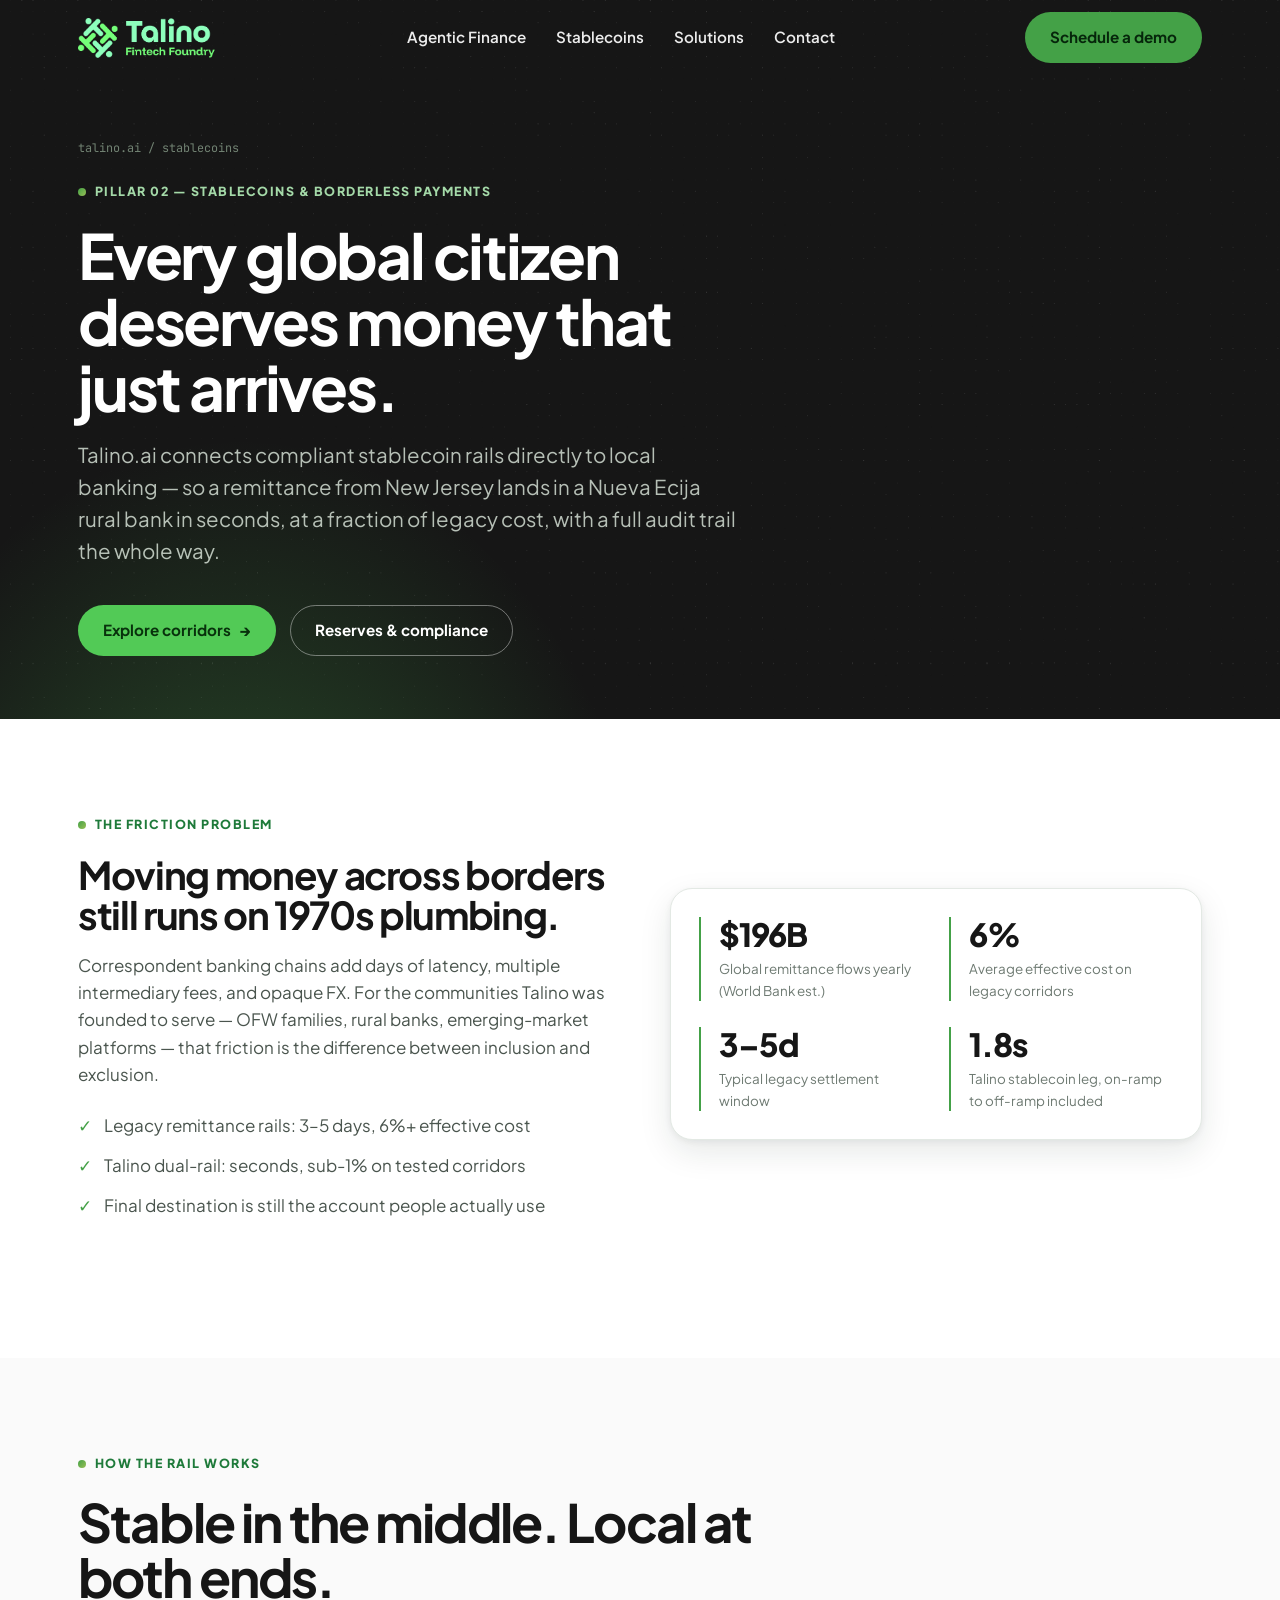
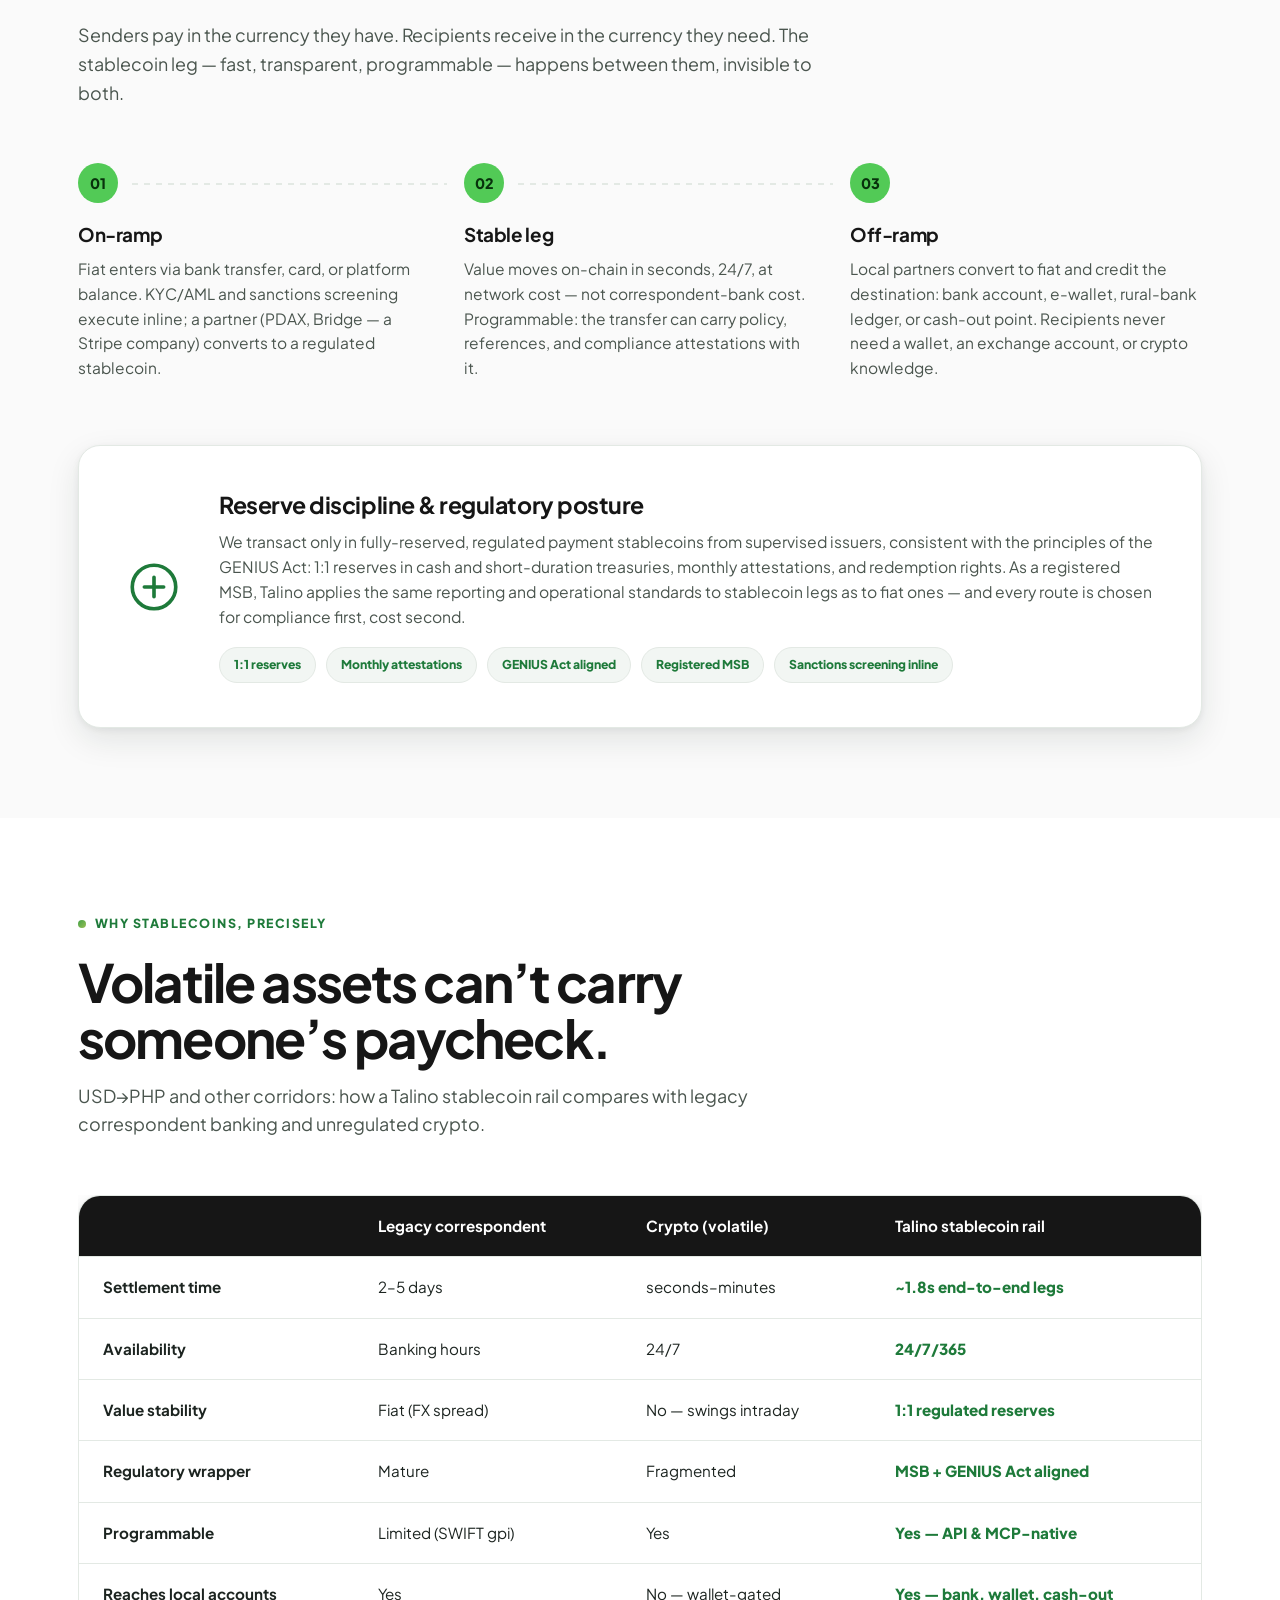
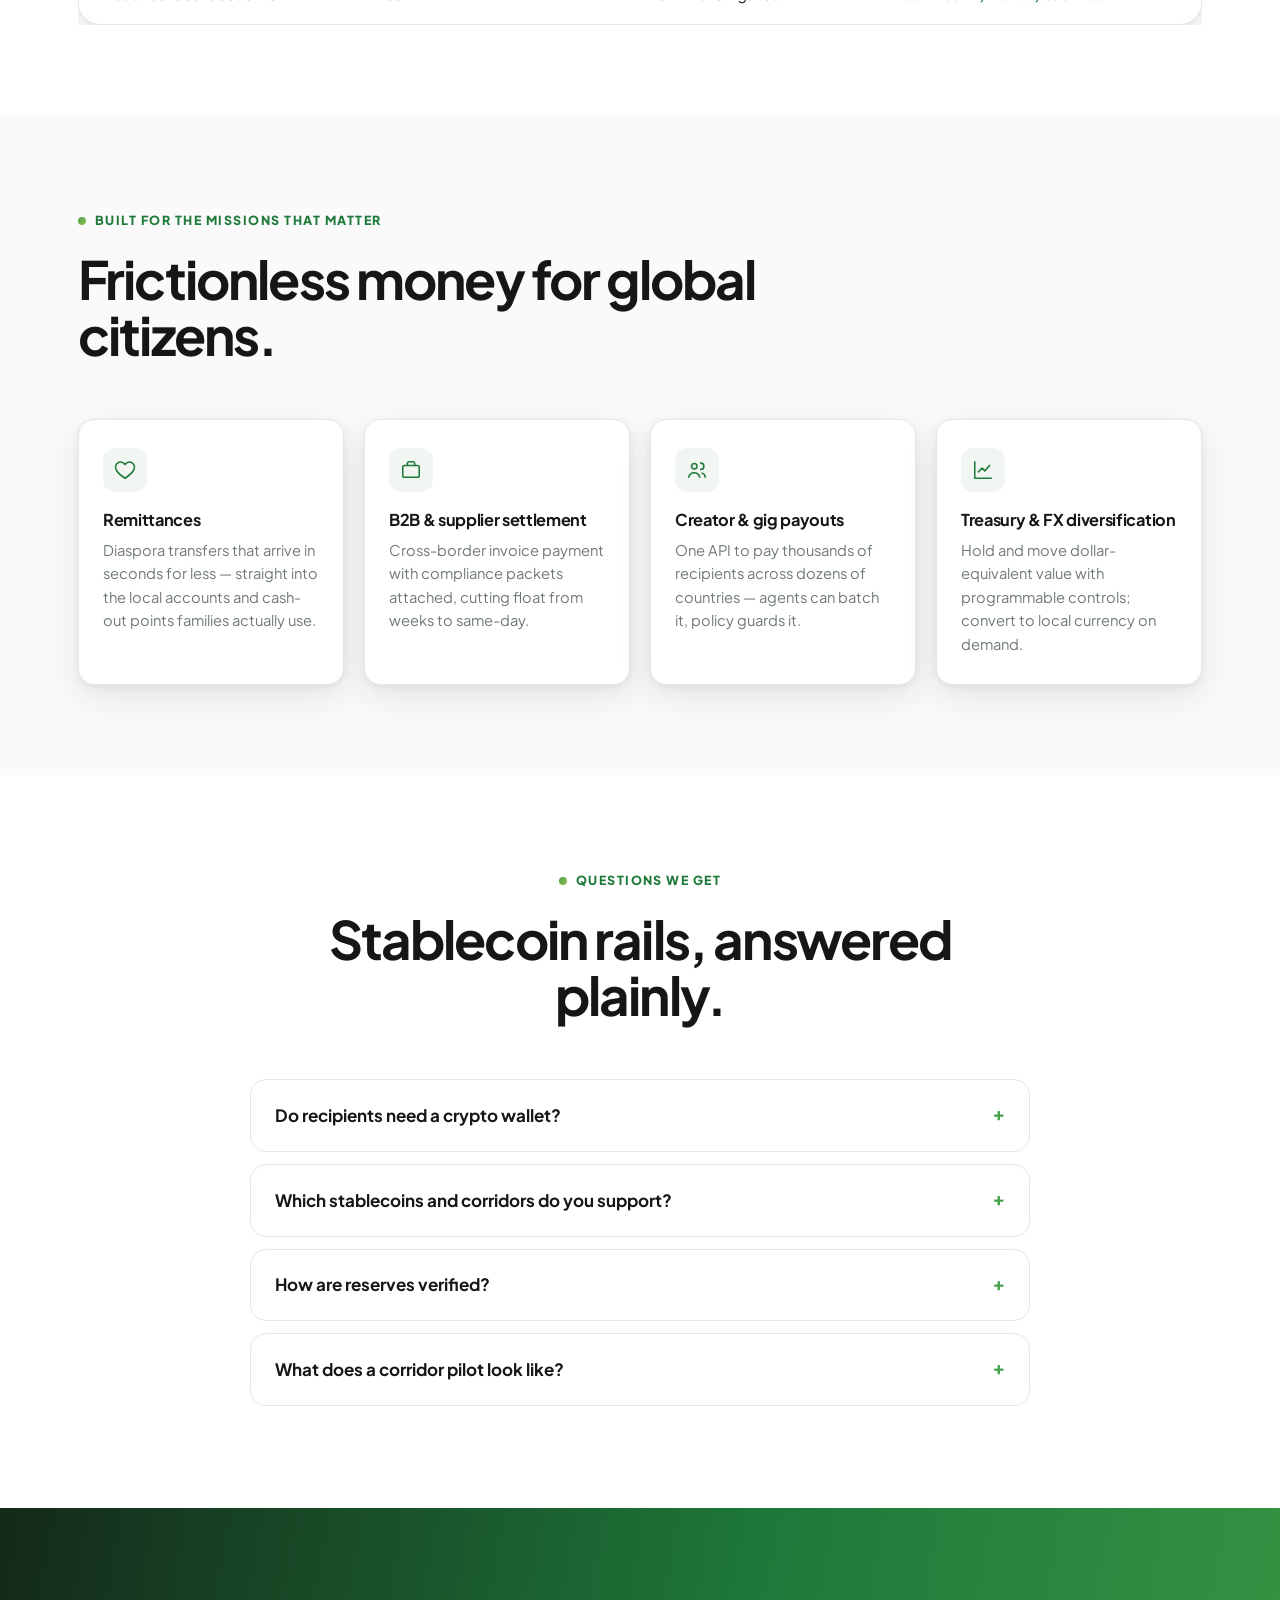
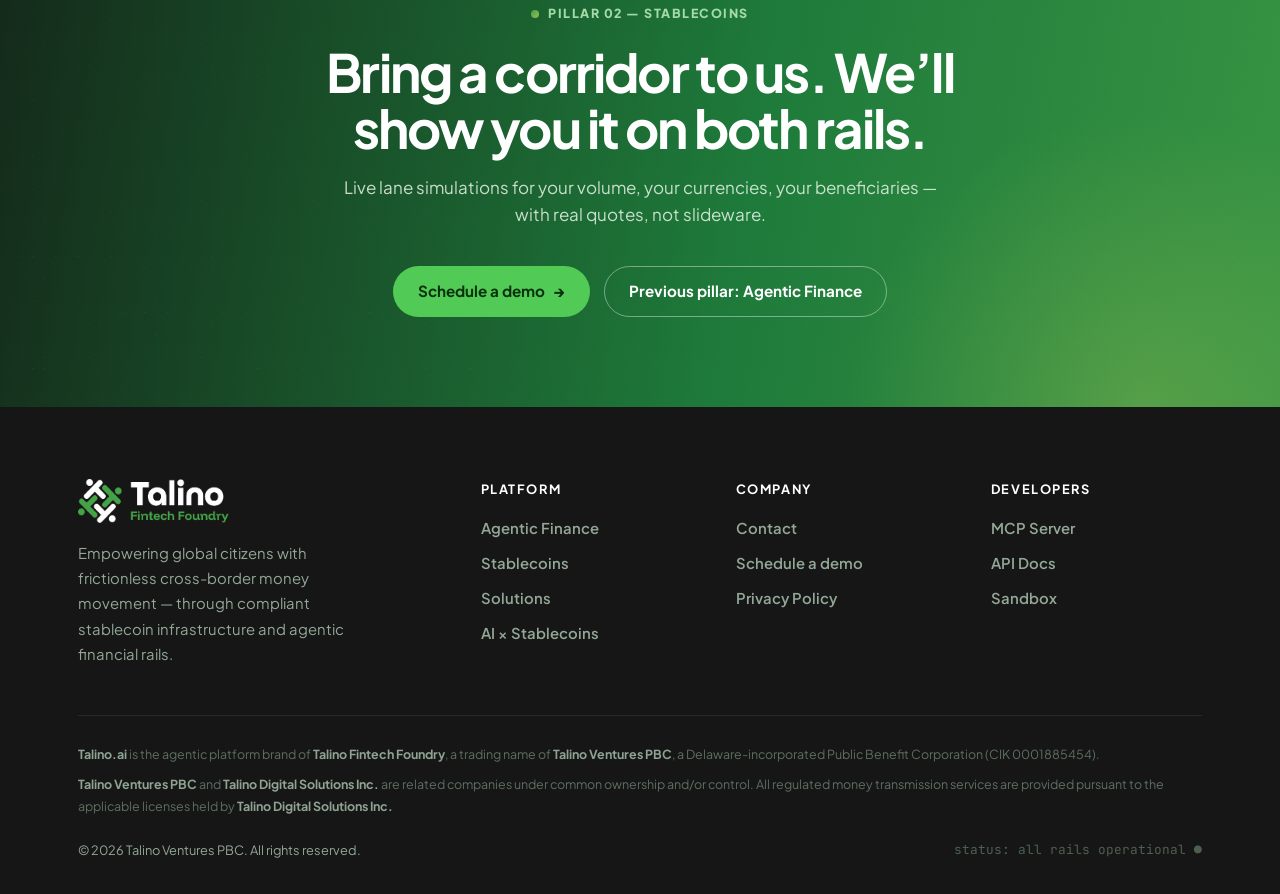
<file: stablecoins.html>
<!DOCTYPE html>
<html lang="en">
<head>
<meta charset="UTF-8">
<meta name="viewport" content="width=device-width, initial-scale=1.0">
<title>Talino.ai — Stablecoins &amp; Borderless Payments</title>
<meta name="description" content="Compliant stablecoin infrastructure for cross-border payments: remittances, payouts, treasury and B2B settlement connecting digital dollars to local banking rails.">
<link rel="preconnect" href="https://fonts.googleapis.com">
<link rel="preconnect" href="https://fonts.gstatic.com" crossorigin>
<link href="https://fonts.googleapis.com/css2?family=Plus+Jakarta+Sans:wght@400;500;600;700;800&family=JetBrains+Mono:wght@400;700&display=swap" rel="stylesheet">
<link rel="stylesheet" href="assets/css/main.css">
<link rel="icon" href="assets/img/mark.svg">
</head>
<body>

<!-- ================= HEADER ================= -->
<header class="site-header on-dark">
  <div class="container nav-wrap">
    <a href="index.html" class="logo"><img class="logo-main" src="assets/img/logo-dark.png" alt="Talino.ai — Talino Fintech Foundry"><img class="logo-on-dark" src="assets/img/logo-on-dark.png" alt="Talino.ai — Talino Fintech Foundry"></a>
    <nav class="main-nav" id="mainNav">
      <a class="nav-link" href="agentic-finance.html">Agentic Finance</a>
      <a class="nav-link" href="stablecoins.html">Stablecoins</a>
      <a class="nav-link" href="solutions.html">Solutions</a>
      <a class="nav-link" href="contact.html">Contact</a>
    </nav>
    <div class="nav-cta">
      <a href="contact.html" class="btn btn-primary">Schedule a demo</a>
      <button class="menu-toggle" id="menuToggle" aria-label="Menu"><svg width="22" height="22" viewBox="0 0 24 24" fill="none" stroke="currentColor" stroke-width="2.4" stroke-linecap="round"><path d="M3 6h18M3 12h18M3 18h18"/></svg></button>
    </div>
  </div>
</header>

<!-- ================= PAGE HERO ================= -->
<section class="page-hero">
  <div class="container">
    <div class="crumbs"><a href="index.html">talino.ai</a> / stablecoins</div>
    <span class="eyebrow on-dark"><span class="dot-i"></span>Pillar 02 — Stablecoins &amp; Borderless Payments</span>
    <h1>Every global citizen deserves money that just&nbsp;arrives.</h1>
    <p class="lead">Talino.ai connects compliant stablecoin rails directly to local banking — so a remittance from New Jersey lands in a Nueva Ecija rural bank in seconds, at a fraction of legacy cost, with a full audit trail the whole way.</p>
    <div class="hero-actions">
      <a href="contact.html" class="btn btn-cyan">Explore corridors <span class="arrow">→</span></a>
      <a href="#reserves" class="btn btn-ghost-light">Reserves &amp; compliance</a>
    </div>
  </div>
</section>

<!-- ================= THE FRICTION PROBLEM ================= -->
<section class="section">
  <div class="container">
    <div class="feature-row" style="padding-top:0">
      <div class="copy reveal">
        <span class="eyebrow"><span class="dot-i"></span>The friction problem</span>
        <h2 style="font-size:clamp(1.8rem,3vw,2.4rem)">Moving money across borders still runs on 1970s plumbing.</h2>
        <p style="margin-top:16px">Correspondent banking chains add days of latency, multiple intermediary fees, and opaque FX. For the communities Talino was founded to serve — OFW families, rural banks, emerging-market platforms — that friction is the difference between inclusion and exclusion.</p>
        <ul class="checklist">
          <li><span class="tick">✓</span> Legacy remittance rails: 3–5 days, 6%+ effective cost</li>
          <li><span class="tick">✓</span> Talino dual-rail: seconds, sub-1% on tested corridors</li>
          <li><span class="tick">✓</span> Final destination is still the account people actually use</li>
        </ul>
      </div>
      <div class="viz reveal">
        <div class="stats" style="grid-template-columns:1fr 1fr;margin-top:0">
          <div class="stat" style="border-color:var(--green)"><div class="v" style="color:var(--ink)">$<span data-count="196" data-suffix="B">0</span></div><div class="k" style="color:var(--text-mute)">Global remittance flows yearly (World Bank est.)</div></div>
          <div class="stat" style="border-color:var(--green)"><div class="v" style="color:var(--ink)"><span data-count="6" data-suffix="%">0</span></div><div class="k" style="color:var(--text-mute)">Average effective cost on legacy corridors</div></div>
          <div class="stat" style="border-color:var(--green)"><div class="v" style="color:var(--ink)">3–5d</div><div class="k" style="color:var(--text-mute)">Typical legacy settlement window</div></div>
          <div class="stat" style="border-color:var(--green)"><div class="v" style="color:var(--ink)"><span data-count="1.8" data-suffix="s">0</span></div><div class="k" style="color:var(--text-mute)">Talino stablecoin leg, on-ramp to off-ramp included</div></div>
        </div>
      </div>
    </div>
  </div>
</section>

<!-- ================= HOW THE RAIL WORKS ================= -->
<section class="section section-alt" id="corridors">
  <div class="container">
    <div class="section-head reveal">
      <span class="eyebrow"><span class="dot-i"></span>How the rail works</span>
      <h2>Stable in the middle. Local at both ends.</h2>
      <p>Senders pay in the currency they have. Recipients receive in the currency they need. The stablecoin leg — fast, transparent, programmable — happens between them, invisible to both.</p>
    </div>
    <div class="steps">
      <div class="step reveal"><div class="step-num">01</div><h3>On-ramp</h3><p>Fiat enters via bank transfer, card, or platform balance. KYC/AML and sanctions screening execute inline; a partner (PDAX, Bridge — a Stripe company) converts to a regulated stablecoin.</p></div>
      <div class="step reveal"><div class="step-num">02</div><h3>Stable leg</h3><p>Value moves on-chain in seconds, 24/7, at network cost — not correspondent-bank cost. Programmable: the transfer can carry policy, references, and compliance attestations with it.</p></div>
      <div class="step reveal"><div class="step-num">03</div><h3>Off-ramp</h3><p>Local partners convert to fiat and credit the destination: bank account, e-wallet, rural-bank ledger, or cash-out point. Recipients never need a wallet, an exchange account, or crypto knowledge.</p></div>
    </div>
    <div class="compliance reveal" style="margin-top:64px" id="reserves">
      <div class="shield"><svg width="58" height="58" viewBox="0 0 24 24" fill="none" stroke="currentColor" stroke-width="1.5" stroke-linejoin="round"><circle cx="12" cy="12" r="9"/><path d="M12 8v8M8 12h8" stroke-linecap="round"/></svg></div>
      <div class="body">
        <h3>Reserve discipline &amp; regulatory posture</h3>
        <p>We transact only in fully-reserved, regulated payment stablecoins from supervised issuers, consistent with the principles of the GENIUS Act: 1:1 reserves in cash and short-duration treasuries, monthly attestations, and redemption rights. As a registered MSB, Talino applies the same reporting and operational standards to stablecoin legs as to fiat ones — and every route is chosen for compliance first, cost second.</p>
        <div class="pills"><span>1:1 reserves</span><span>Monthly attestations</span><span>GENIUS Act aligned</span><span>Registered MSB</span><span>Sanctions screening inline</span></div>
      </div>
    </div>
  </div>
</section>

<!-- ================= COMPARE ================= -->
<section class="section">
  <div class="container">
    <div class="section-head reveal">
      <span class="eyebrow"><span class="dot-i"></span>Why stablecoins, precisely</span>
      <h2>Volatile assets can&rsquo;t carry someone&rsquo;s paycheck.</h2>
      <p>USD→PHP and other corridors: how a Talino stablecoin rail compares with legacy correspondent banking and unregulated crypto.</p>
    </div>
    <div style="overflow-x:auto" class="reveal">
      <table class="compare">
        <thead><tr><th></th><th>Legacy correspondent</th><th>Crypto (volatile)</th><th>Talino stablecoin rail</th></tr></thead>
        <tbody>
          <tr><td><strong>Settlement time</strong></td><td>2–5 days</td><td>seconds–minutes</td><td class="hl">~1.8s end-to-end legs</td></tr>
          <tr><td><strong>Availability</strong></td><td>Banking hours</td><td>24/7</td><td class="hl">24/7/365</td></tr>
          <tr><td><strong>Value stability</strong></td><td>Fiat (FX spread)</td><td>No — swings intraday</td><td class="hl">1:1 regulated reserves</td></tr>
          <tr><td><strong>Regulatory wrapper</strong></td><td>Mature</td><td>Fragmented</td><td class="hl">MSB + GENIUS Act aligned</td></tr>
          <tr><td><strong>Programmable</strong></td><td>Limited (SWIFT gpi)</td><td>Yes</td><td class="hl">Yes — API &amp; MCP-native</td></tr>
          <tr><td><strong>Reaches local accounts</strong></td><td>Yes</td><td>No — wallet-gated</td><td class="hl">Yes — bank, wallet, cash-out</td></tr>
        </tbody>
      </table>
    </div>
  </div>
</section>

<!-- ================= MISSIONS ================= -->
<section class="section section-alt">
  <div class="container">
    <div class="section-head reveal">
      <span class="eyebrow"><span class="dot-i"></span>Built for the missions that matter</span>
      <h2>Frictionless money for global citizens.</h2>
    </div>
    <div class="cap-grid">
      <div class="cap-card reveal"><div class="icon"><svg viewBox="0 0 24 24" fill="none" stroke="currentColor" stroke-width="1.7" stroke-linecap="round" stroke-linejoin="round"><path d="M12 21s-7-4.6-9.5-9A5.5 5.5 0 0 1 12 6a5.5 5.5 0 0 1 9.5 6c-2.5 4.4-9.5 9-9.5 9Z"/></svg></div><h3>Remittances</h3><p>Diaspora transfers that arrive in seconds for less — straight into the local accounts and cash-out points families actually use.</p></div>
      <div class="cap-card reveal"><div class="icon"><svg viewBox="0 0 24 24" fill="none" stroke="currentColor" stroke-width="1.7" stroke-linecap="round" stroke-linejoin="round"><rect x="3" y="7" width="18" height="13" rx="2"/><path d="M8 7V5a2 2 0 0 1 2-2h4a2 2 0 0 1 2 2v2"/></svg></div><h3>B2B &amp; supplier settlement</h3><p>Cross-border invoice payment with compliance packets attached, cutting float from weeks to same-day.</p></div>
      <div class="cap-card reveal"><div class="icon"><svg viewBox="0 0 24 24" fill="none" stroke="currentColor" stroke-width="1.7" stroke-linecap="round" stroke-linejoin="round"><circle cx="9" cy="8" r="3"/><path d="M3 20c0-3 3-5 6-5s6 2 6 5M16 4.5a3 3 0 0 1 0 7M21 20c0-2.2-1.4-3.9-3.5-4.6"/></svg></div><h3>Creator &amp; gig payouts</h3><p>One API to pay thousands of recipients across dozens of countries — agents can batch it, policy guards it.</p></div>
      <div class="cap-card reveal"><div class="icon"><svg viewBox="0 0 24 24" fill="none" stroke="currentColor" stroke-width="1.7" stroke-linecap="round" stroke-linejoin="round"><path d="M3 3v18h18M7 14l4-4 3 3 5-6"/></svg></div><h3>Treasury &amp; FX diversification</h3><p>Hold and move dollar-equivalent value with programmable controls; convert to local currency on demand.</p></div>
    </div>
  </div>
</section>

<!-- ================= FAQ ================= -->
<section class="section">
  <div class="container">
    <div class="section-head center reveal"><span class="eyebrow"><span class="dot-i"></span>Questions we get</span><h2>Stablecoin rails, answered plainly.</h2></div>
    <div class="accordion reveal">
      <details><summary>Do recipients need a crypto wallet?</summary><div class="a-body">No. The stablecoin leg is invisible to both ends. Recipients get fiat in their bank account, e-wallet, rural-bank ledger, or cash-out point — same as a normal remittance, just faster and cheaper.</div></details>
      <details><summary>Which stablecoins and corridors do you support?</summary><div class="a-body">We transact only in fully-reserved, regulated payment stablecoins from supervised issuers. Corridors are enabled per-partner — USD→PHP is the reference lane, with additional routes (US→MX, EU→PH) configured per compliance review and liquidity partner.</div></details>
      <details><summary>How are reserves verified?</summary><div class="a-body">Consistent with GENIUS Act principles: 1:1 backing in cash and short-duration treasuries, monthly third-party attestations, and enforceable redemption rights from the issuer.</div></details>
      <details><summary>What does a corridor pilot look like?</summary><div class="a-body">A live lane simulation on your real volume, currencies, and beneficiary mix — real quotes, measured settlement times, and a full compliance packet. Most pilots run in weeks, not quarters.</div></details>
    </div>
  </div>
</section>

<!-- ================= CTA ================= -->
<section class="cta-band">
  <div class="container">
    <span class="eyebrow on-dark" style="justify-content:center"><span class="dot-i"></span>Pillar 02 — Stablecoins</span>
    <h2>Bring a corridor to us. We&rsquo;ll show you it on both rails.</h2>
    <p>Live lane simulations for your volume, your currencies, your beneficiaries — with real quotes, not slideware.</p>
    <div class="hero-actions"><a href="contact.html" class="btn btn-cyan">Schedule a demo <span class="arrow">→</span></a><a href="agentic-finance.html" class="btn btn-ghost-light">Previous pillar: Agentic Finance</a></div>
  </div>
</section>

<!-- ================= FOOTER ================= -->
<footer class="site-footer">
  <div class="container">
    <div class="footer-grid">
      <div>
        <a href="index.html" class="logo"><img src="assets/img/logo.png" alt="Talino.ai — Talino Fintech Foundry"></a>
        <p class="foot-mission">Empowering global citizens with frictionless cross-border money movement — through compliant stablecoin infrastructure and agentic financial rails.</p>
      </div>
      <div class="footer-col"><h4>Platform</h4><a href="agentic-finance.html">Agentic Finance</a><a href="stablecoins.html">Stablecoins</a><a href="solutions.html">Solutions</a><a href="index.html#intersection">AI × Stablecoins</a></div>
      <div class="footer-col"><h4>Company</h4><a href="contact.html">Contact</a><a href="contact.html">Schedule a demo</a><a href="privacy.html">Privacy Policy</a></div>
      <div class="footer-col"><h4>Developers</h4><a href="agentic-finance.html#mcp">MCP Server</a><a href="agentic-finance.html#mcp">API Docs</a><a href="agentic-finance.html#mcp">Sandbox</a></div>
    </div>
    <div class="footer-legal">
      <p><strong>Talino.ai</strong> is the agentic platform brand of <strong>Talino Fintech Foundry</strong>, a trading name of <strong>Talino Ventures PBC</strong>, a Delaware-incorporated Public Benefit Corporation (CIK 0001885454).</p>
      <p style="margin-top:8px"><strong>Talino Ventures PBC</strong> and <strong>Talino Digital Solutions Inc.</strong> are related companies under common ownership and/or control. All regulated money transmission services are provided pursuant to the applicable licenses held by <strong>Talino Digital Solutions Inc.</strong></p>
    </div>
    <div class="footer-bottom">
      <span>© 2026 Talino Ventures PBC. All rights reserved.</span>
      <span class="mono">status: all rails operational ●</span>
    </div>
  </div>
</footer>

<script src="assets/js/main.js"></script>
<script>addEventListener("scroll",function(){document.querySelector(".site-header").classList.toggle("scrolled",scrollY>24)},{passive:true});</script>
</body>
</html>
</file>
<file: assets/css/main.css>
/* ============================================================
   TALINO.AI — Design System v3
   Structure/energy: Stripe.com — light canvas, oversized type,
   tilted product showcases, gradient mesh moments.
   Color/type: Talino Ventures brand kit — greens #44A147 /
   #52CA56 / #98BF55, pine #1E7A3A, ink #161616, slate #003C4B,
   orange #F57C00, Plus Jakarta Sans. ORIGINAL woven logo.
   ============================================================ */

:root {
  /* Talino brand kit (from talinoventures.com CSS vars + logo pixels) */
  --green: #44a147;
  --green-bright: #52ca56;
  --green-dark: #1E7A3A;
  --lime: #98bf55;
  --pine-deep: #14291a;
  --ink: #161616;          /* fintech-black */
  --slate: #003c4b;
  --steel: #24719f;
  --orange: #f57c00;
  --paper: #fafafa;
  --paper-2: #f2f6f3;
  --white: #ffffff;
  --text: #1c2420;
  --text-soft: #4a554e;
  --text-mute: #6e7a72;
  --line: #e3e9e4;
  --amber-soft: #fff3e0;

  /* signature gradients (Stripe-style mesh, Talino hues) */
  --grad-rain: linear-gradient(96deg, #52ca56 0%, #98bf55 34%, #f57c00 76%, #24719f 112%);
  --grad-cta: linear-gradient(100deg, #14291a 0%, #1E7A3A 58%, #44a147 120%);
  --grad-chip: linear-gradient(135deg, #44a147, #98bf55);
  --shadow-card: 0 2px 6px rgba(20,41,26,.06), 0 12px 32px rgba(20,41,26,.10);
  --shadow-lift: 0 6px 14px rgba(20,41,26,.10), 0 24px 60px rgba(20,41,26,.16);
  --radius: 16px;
  --radius-lg: 22px;
  --container: 1180px;
  --header-h: 76px;

  --font: "Plus Jakarta Sans", "Mulish", system-ui, -apple-system, "Segoe UI", Roboto, sans-serif;
  --font-mono: "JetBrains Mono", "SFMono-Regular", Consolas, monospace;
}

* { margin: 0; padding: 0; box-sizing: border-box; }
html { scroll-behavior: smooth; }
body {
  font-family: var(--font); color: var(--text); background: var(--white);
  font-size: 17px; line-height: 1.6; -webkit-font-smoothing: antialiased;
  font-weight: 400; overflow-x: hidden;
}
img, svg, video { max-width: 100%; display: block; }
a { color: var(--green-dark); text-decoration: none; transition: color .2s; }
a:hover { color: var(--green-bright); }
.container { max-width: var(--container); margin: 0 auto; padding: 0 28px; }

/* ---------- type scale: Stripe-big ---------- */
h1, h2, h3 { color: var(--ink); letter-spacing: -0.035em; line-height: 1.06; font-weight: 700; }
h1 { font-size: clamp(2.9rem, 6.2vw, 5rem); }
h2 { font-size: clamp(2.1rem, 4.2vw, 3.3rem); }
h3 { font-size: 1.3rem; letter-spacing: -0.02em; line-height: 1.25; }
p.lead { font-size: clamp(1.05rem, 1.6vw, 1.28rem); color: var(--text-soft); line-height: 1.55; font-weight: 400; }
.text-grad { background: var(--grad-rain); -webkit-background-clip: text; background-clip: text; color: transparent; font-weight: 700; }
.eyebrow {
  display: inline-flex; align-items: center; gap: 9px; font-size: .78rem;
  font-weight: 800; letter-spacing: .12em; text-transform: uppercase; color: var(--green-dark);
  margin-bottom: 20px;
}
.eyebrow.on-dark { color: #a4d9a8; }
.eyebrow .dot-i { width: 8px; height: 8px; border-radius: 50%; background: var(--grad-chip); }

/* ---------- header: transparent over dark hero (like source site) ---------- */
.site-header {
  position: sticky; top: 0; z-index: 100; height: var(--header-h);
  display: flex; align-items: center;
  background: rgba(255,255,255,.86); backdrop-filter: blur(12px); -webkit-backdrop-filter: blur(12px);
  border-bottom: 1px solid transparent; transition: background .25s, border-color .25s;
}
.site-header.scrolled { border-color: var(--line); }
.site-header.on-dark { background: transparent; backdrop-filter: none; -webkit-backdrop-filter: none; }
.site-header.on-dark.scrolled { background: rgba(12,18,13,.85); backdrop-filter: blur(12px); -webkit-backdrop-filter: blur(12px); border-color: rgba(255,255,255,.08); }
.nav-wrap { display: flex; align-items: center; justify-content: space-between; width: 100%; gap: 24px; }
.logo img { height: 40px; width: auto; transition: transform .25s; }
.logo:hover img { transform: scale(.96); }
/* dark header: swap to the light lockup (logo-on-dark.png) */
.logo .logo-on-dark { display: none; }
.site-header.on-dark .logo .logo-main { display: none; }
.site-header.on-dark .logo .logo-on-dark { display: block; }
.main-nav { display: flex; align-items: center; gap: 30px; }
.main-nav a.nav-link { color: var(--text); font-weight: 600; font-size: .95rem; }
.on-dark .main-nav a.nav-link { color: rgba(255,255,255,.92); }
.main-nav a.nav-link:hover, .main-nav a.nav-link.active { color: var(--green-bright); }
.nav-cta { display: flex; align-items: center; gap: 14px; }
.on-dark .btn-primary { background: var(--green); color: #06260b; }
.on-dark .btn-primary:hover { background: var(--green-bright); color: #06260b; }
.btn {
  display: inline-flex; align-items: center; gap: 8px; font-family: var(--font); font-weight: 700; font-size: .95rem;
  padding: 12px 24px; border-radius: 999px; border: 1px solid transparent; cursor: pointer;
  transition: transform .18s, box-shadow .18s, background .18s, color .18s; white-space: nowrap;
}
.btn-primary { background: var(--green-dark); color: #fff; }
.btn-primary:hover { color: #fff; background: var(--green); transform: translateY(-1px); box-shadow: 0 10px 24px rgba(68,161,71,.35); }
.btn-cyan { background: var(--green-bright); color: #08310c; }
.btn-cyan:hover { color: #08310c; background: #6ad46e; transform: translateY(-1px); box-shadow: 0 10px 26px rgba(82,202,86,.4); }
.btn-ghost { background: transparent; color: var(--text); border-color: #cfd8d1; }
.btn-ghost:hover { color: var(--ink); border-color: var(--ink); }
.btn-ghost-light { background: transparent; color: #fff; border-color: rgba(255,255,255,.4); }
.btn-ghost-light:hover { color: #fff; border-color: #fff; background: rgba(255,255,255,.06); }
.btn .arrow { transition: transform .2s; font-weight: 800; }
.btn:hover .arrow { transform: translateX(4px); }
.menu-toggle { display: none; background: none; border: 0; cursor: pointer; }
.menu-toggle svg { stroke: var(--ink); }
.on-dark .menu-toggle svg { stroke: #fff; }

/* ---------- HERO: ink canvas like source site ---------- */
.hero {
  position: relative; color: #fff; overflow: hidden;
  background: var(--ink); margin-top: calc(-1 * var(--header-h));
  padding: calc(var(--header-h) + clamp(60px, 8vh, 100px)) 0 0;
}
.hero::before {
  content: ""; position: absolute; inset: 0;
  background: url("../img/pattern.png") repeat; background-size: 1200px; opacity: .45; pointer-events: none;
}
.hero::after {
  content: ""; position: absolute; left: -10%; right: -10%; bottom: -34%; height: 74%;
  background: radial-gradient(ellipse 55% 68% at 32% 100%, rgba(82,202,86,.4), transparent 62%),
              radial-gradient(ellipse 46% 60% at 74% 100%, rgba(152,191,85,.24), transparent 60%),
              radial-gradient(ellipse 30% 44% at 92% 96%, rgba(245,124,0,.16), transparent 62%);
  filter: blur(6px); pointer-events: none;
}
.hero .container { position: relative; z-index: 2; }
.hero h1 { color: #fff; }
.hero h1 .accent { background: linear-gradient(94deg, #6ad46e, #b9e07a 55%, #f2b268); -webkit-background-clip: text; background-clip: text; color: transparent; }
.hero .lead { color: rgba(240,246,240,.78); max-width: 640px; margin-top: 26px; }
.hero-actions { display: flex; gap: 14px; margin-top: 38px; flex-wrap: wrap; }
.hero-head { max-width: 900px; }
.scroll-cue { margin-top: clamp(44px, 6vh, 72px); display: inline-flex; align-items: center; gap: 10px; color: rgba(220,235,222,.55); font-size: .76rem; letter-spacing: .14em; text-transform: uppercase; font-weight: 800; }
.scroll-cue svg { animation: bob 1.8s ease-in-out infinite; }
@keyframes bob { 50% { transform: translateY(5px); } }
.hero-media { position: relative; z-index: 2; margin-top: clamp(40px, 5vh, 64px); }
.hero-media .frame {
  position: relative; border-radius: 20px 20px 0 0; overflow: hidden;
  border: 1px solid rgba(255,255,255,.16); border-bottom: 0;
  box-shadow: 0 -20px 80px rgba(0,0,0,.5);
}
.hero-media video, .hero-media img { width: 100%; height: min(44vh, 430px); object-fit: cover; display: block; }
.hero-media .frame::after { content: ""; position: absolute; inset: 0; background: linear-gradient(180deg, rgba(22,22,22,.28), transparent 40%); pointer-events: none; }
.trust-strip { position: relative; z-index: 2; border-top: 1px solid rgba(255,255,255,.12); padding: 24px 0 30px; display: flex; flex-wrap: wrap; gap: 12px 26px; align-items: center; justify-content: center; margin-top: 2px; }
.trust-strip .t-label { color: rgba(220,235,222,.5); font-size: .72rem; letter-spacing: .12em; text-transform: uppercase; font-weight: 800; width: 100%; text-align: center; margin-bottom: 4px; }
.trust-strip .chip { font-size: .82rem; font-weight: 700; color: rgba(236,246,237,.92); border: 1px solid rgba(255,255,255,.16); border-radius: 999px; padding: 7px 16px; background: rgba(255,255,255,.04); }

/* typewriter console line */
.agent-line { margin-top: 30px; display: inline-flex; align-items: center; gap: 12px; font-family: var(--font-mono); font-size: .86rem; color: #b9e6bd; background: rgba(0,0,0,.35); border: 1px solid rgba(120,200,128,.25); padding: 10px 18px; border-radius: 8px; }
.agent-line .prompt { color: var(--green-bright); }
.agent-line .cursor { display: inline-block; width: 8px; height: 1.05em; background: #b9e6bd; vertical-align: text-bottom; animation: blink 1.05s steps(1) infinite; }
@keyframes blink { 50% { opacity: 0; } }

/* ---------- sections ---------- */
.section { padding: clamp(80px, 10vh, 128px) 0; }
.section-alt { background: var(--paper); }
.section-tint { background: var(--paper-2); }
.section-head { max-width: 780px; margin-bottom: 56px; }
.section-head p { margin-top: 16px; color: var(--text-soft); font-size: 1.12rem; }
.section-head.center { margin-left: auto; margin-right: auto; text-align: center; }

/* ---------- two-pillar split ---------- */
.pillars { display: grid; grid-template-columns: 1fr 1fr; gap: 26px; }
.pillar-card {
  position: relative; border-radius: var(--radius-lg); overflow: hidden; color: #fff;
  padding: 42px 44px; min-height: 460px; display: flex; flex-direction: column;
  transition: transform .3s cubic-bezier(.2,.7,.3,1), box-shadow .3s;
}
.pillar-card:hover { transform: translateY(-6px); box-shadow: var(--shadow-lift); }
.pillar-card.p-agent { background: radial-gradient(130% 110% at 0% 0%, #24719f 0%, #0e3a25 55%, #0a2a18 100%); }
.pillar-card.p-coin { background: radial-gradient(130% 110% at 100% 0%, #52ca56 -12%, #1E7A3A 45%, #12321a 100%); }
.pillar-card .p-tag { font-size: .74rem; font-weight: 800; letter-spacing: .14em; text-transform: uppercase; color: rgba(255,255,255,.72); }
.pillar-card h3 { color: #fff; font-size: clamp(1.7rem, 2.6vw, 2.2rem); margin-top: auto; padding-top: 150px; letter-spacing: -0.03em; }
.pillar-card p { color: rgba(255,255,255,.84); margin-top: 12px; font-size: 1rem; }
.pillar-card .p-link { margin-top: 20px; font-weight: 800; color: #fff; display: inline-flex; gap: 8px; align-items: center; }
.pillar-card .p-link .arrow { transition: transform .2s; }
.pillar-card:hover .p-link .arrow { transform: translateX(6px); }
.pillar-card .p-art { position: absolute; top: 0; left: 0; right: 0; height: 210px; pointer-events: none; opacity: .95; }

/* ---------- THE INTERSECTION band ---------- */
.intersection { background: var(--ink); color: #fff; position: relative; overflow: hidden; }
.intersection::before { content: ""; position: absolute; inset: 0; background: url("../img/pattern.png") repeat; background-size: 1200px; opacity: .4; pointer-events: none; }
.intersection::after { content: ""; position: absolute; width: 560px; height: 560px; border-radius: 50%; background: radial-gradient(circle, rgba(82,202,86,.28), transparent 65%); top: -160px; right: -120px; pointer-events: none; }
.intersection .container { position: relative; z-index: 2; }
.intersection h2 { color: #fff; }
.intersection .stb { color: var(--green-bright); }
.intersection .ai { color: var(--lime); }
.intersection .lead-d { color: rgba(226,238,227,.75); }
.venn-wrap { display: grid; place-items: center; margin: 56px 0 8px; }
.venn { width: min(560px, 92vw); }
.venn .ring { fill: none; stroke-width: 1.6; }
.venn .fillai { fill: rgba(152,191,85,.10); }
.venn .fillstb { fill: rgba(82,202,86,.12); }
.venn .lbl { font-family: var(--font); font-weight: 800; font-size: 15px; letter-spacing: .05em; }
.venn .sub { font-family: var(--font-mono); font-size: 9.5px; fill: rgba(216,232,219,.6); letter-spacing: .06em; }
.venn .center-lbl { font-family: var(--font); font-weight: 800; font-size: 12.5px; fill: #f0f8f0; letter-spacing: .1em; }
.spark { fill: #cfe9c6; }
.x-grid { display: grid; grid-template-columns: repeat(3, 1fr); gap: 20px; margin-top: 56px; }
.x-cell { border: 1px solid rgba(255,255,255,.1); border-radius: var(--radius); background: rgba(255,255,255,.045); padding: 28px 24px; transition: transform .25s, border-color .25s, background .25s; }
.x-cell:hover { transform: translateY(-4px); border-color: rgba(82,202,86,.5); background: rgba(82,202,86,.07); }
.x-cell .x-expr { font-family: var(--font-mono); font-size: .74rem; color: var(--green-bright); margin-bottom: 12px; }
.x-cell h3 { color: #fff; font-size: 1.04rem; }
.x-cell p { font-size: .92rem; color: rgba(213,228,214,.72); margin-top: 8px; line-height: 1.6; }

/* ---------- capability grid ---------- */
.cap-grid { display: grid; grid-template-columns: repeat(4, 1fr); gap: 20px; }
.cap-card {
  background: var(--white); border: 1px solid var(--line); border-radius: var(--radius);
  padding: 28px 24px; box-shadow: var(--shadow-card); position: relative; overflow: hidden;
  transition: transform .25s, box-shadow .25s;
}
.cap-card::before { content: ""; position: absolute; top: 0; left: 0; right: 0; height: 3px; background: var(--grad-rain); opacity: 0; transition: opacity .25s; }
.cap-card:hover { transform: translateY(-5px); box-shadow: var(--shadow-lift); }
.cap-card:hover::before { opacity: 1; }
.cap-card .icon { width: 44px; height: 44px; border-radius: 12px; display: grid; place-items: center; background: var(--paper-2); color: var(--green-dark); margin-bottom: 18px; }
.cap-card .icon svg { width: 22px; height: 22px; }
.cap-card h3 { font-size: 1.02rem; margin-bottom: 8px; }
.cap-card p { font-size: .92rem; color: var(--text-mute); line-height: 1.6; }

/* ---------- tilted dual-rail showcase ---------- */
.tilt-show { position: relative; border-radius: var(--radius-lg); background: var(--grad-cta); color: #fff; overflow: hidden; transform: rotate(-1deg); box-shadow: var(--shadow-lift); }
.tilt-show .inner { transform: rotate(1deg); padding: 56px 56px 48px; }
.tilt-show h2 { color: #fff; font-size: clamp(1.9rem, 3.2vw, 2.6rem); max-width: 640px; }
.tilt-show .sub { color: rgba(233,244,233,.82); margin-top: 14px; max-width: 640px; font-size: 1.05rem; }
.tilt-show .rail-viz { margin-top: 40px; }
.tilt-show svg { width: 100%; height: auto; }
.rail-label { font-family: var(--font-mono); font-size: 11px; fill: #bfe0c2; letter-spacing: .05em; }
.rail-node { fill: rgba(8,26,12,.55); stroke: rgba(160,220,165,.5); stroke-width: 1.4; }
.rail-node-core { fill: var(--green-bright); filter: drop-shadow(0 0 6px rgba(82,202,86,.9)); }
.dash-flow { stroke-dasharray: 7 9; animation: dashmove 1.6s linear infinite; }
@keyframes dashmove { to { stroke-dashoffset: -32; } }
.packet { fill: #9fe8a3; }
.stats { display: grid; grid-template-columns: repeat(4, 1fr); gap: 26px; margin-top: 48px; }
.stat { border-left: 2px solid rgba(140,220,148,.45); padding-left: 18px; }
.stat .v { font-size: 2rem; font-weight: 800; letter-spacing: -0.03em; color: #fff; line-height: 1.1; }
.stat .k { font-size: .84rem; color: rgba(214,235,216,.68); margin-top: 6px; }

/* ---------- steps ---------- */
.steps { display: grid; grid-template-columns: repeat(3, 1fr); gap: 34px; }
.step { position: relative; }
.step .step-num { font-weight: 800; font-size: .9rem; color: #08310c; background: var(--green-bright); width: 40px; height: 40px; border-radius: 50%; display: grid; place-items: center; margin-bottom: 20px; }
.step h3 { margin-bottom: 10px; font-size: 1.18rem; }
.step p { color: var(--text-soft); font-size: .97rem; }
.step::after { content: ""; position: absolute; top: 20px; left: 54px; right: -17px; height: 2px; background: repeating-linear-gradient(90deg, var(--line) 0 6px, transparent 6px 12px); }
.step:last-child::after { display: none; }

/* ---------- code / dev panels ---------- */
.split { display: grid; grid-template-columns: 1fr 1fr; gap: 60px; align-items: center; }
.code-panel {
  background: #0d1a10; border: 1px solid rgba(120,200,128,.16); border-radius: 14px;
  font-family: var(--font-mono); font-size: .8rem; line-height: 1.8; overflow: hidden;
  box-shadow: var(--shadow-lift);
}
.code-panel .chead { display: flex; justify-content: space-between; padding: 12px 18px; color: #7fa485; font-size: .72rem; border-bottom: 1px solid rgba(120,200,128,.12); background: rgba(6,14,8,.6); }
.code-panel pre { padding: 22px 24px; color: #cfe4cf; overflow-x: auto; }
.tk { color: #7fd68e; } .ts { color: #c9e8a5; } .tc { color: #648069; font-style: italic; } .tn { color: #f0b35c; }
.checklist { margin-top: 24px; display: flex; flex-direction: column; gap: 13px; list-style: none; }
.checklist li { display: flex; gap: 12px; color: var(--text-soft); }
.checklist .tick { color: var(--green); font-weight: 800; }

/* ---------- compliance band ---------- */
.compliance { background: var(--white); border: 1px solid var(--line); border-radius: var(--radius-lg); padding: 44px 46px; display: flex; gap: 36px; align-items: center; flex-wrap: wrap; box-shadow: var(--shadow-card); }
.compliance .shield { color: var(--green-dark); }
.compliance .body { flex: 1; min-width: 280px; }
.compliance h3 { font-size: 1.45rem; margin-bottom: 10px; }
.compliance p { color: var(--text-soft); font-size: .98rem; }
.compliance .pills { display: flex; gap: 10px; flex-wrap: wrap; margin-top: 18px; }
.compliance .pills span { font-size: .76rem; font-weight: 800; color: var(--green-dark); background: var(--paper-2); border: 1px solid var(--line); padding: 7px 14px; border-radius: 999px; }

/* ---------- use cases: image cards ---------- */
.usecase-grid { display: grid; grid-template-columns: repeat(3, 1fr); gap: 24px; }
.usecase { border-radius: var(--radius-lg); overflow: hidden; background: var(--white); border: 1px solid var(--line); box-shadow: var(--shadow-card); display: flex; flex-direction: column; transition: transform .28s, box-shadow .28s; }
.usecase:hover { transform: translateY(-6px); box-shadow: var(--shadow-lift); }
.usecase .uc-img { width: 100%; height: 200px; object-fit: cover; }
.usecase .uc-body { padding: 26px 28px 28px; flex: 1; }
.usecase .uc-body .kicker { font-size: .74rem; font-weight: 800; letter-spacing: .12em; text-transform: uppercase; color: var(--green-dark); margin-bottom: 8px; }
.usecase .uc-body h3 { font-size: 1.28rem; margin-bottom: 10px; }
.usecase .uc-body p { color: var(--text-soft); font-size: .95rem; }
.usecase .uc-body .agent-call { margin-top: 16px; font-family: var(--font-mono); font-size: .73rem; color: var(--green-dark); background: var(--paper-2); border: 1px dashed rgba(68,161,71,.45); padding: 10px 12px; border-radius: 8px; }

/* ---------- quote ---------- */
.pull-quote { max-width: 900px; margin: 0 auto; text-align: center; }
.pull-quote blockquote { font-size: clamp(1.5rem, 2.8vw, 2.1rem); font-weight: 700; color: var(--ink); line-height: 1.28; letter-spacing: -0.03em; }
.pull-quote cite { display: block; margin-top: 22px; font-style: normal; color: var(--text-mute); font-size: .95rem; font-weight: 600; }

/* ---------- CTA band ---------- */
.cta-band { background: var(--grad-cta); position: relative; overflow: hidden; }
.cta-band::before { content: ""; position: absolute; inset: 0; background: url("../img/pattern.png"); background-size: 1200px; opacity: .25; pointer-events: none; }
.cta-band::after { content: ""; position: absolute; width: 640px; height: 640px; right: -180px; bottom: -320px; border-radius: 50%; background: radial-gradient(circle, rgba(152,191,85,.35), transparent 65%); pointer-events: none; }
.cta-band .container { position: relative; z-index: 2; text-align: center; padding-top: clamp(76px, 10vh, 116px); padding-bottom: clamp(76px, 10vh, 116px); }
.cta-band h2 { color: #fff; max-width: 760px; margin: 0 auto 18px; }
.cta-band p { color: rgba(230,243,230,.85); max-width: 600px; margin: 0 auto 34px; }
.cta-band .hero-actions { justify-content: center; display: flex; gap: 14px; flex-wrap: wrap; }

/* ---------- inner page heroes ---------- */
.page-hero { position: relative; background: var(--ink); color: #fff; padding: calc(var(--header-h) + clamp(56px, 7vh, 88px)) 0 clamp(60px, 7vh, 88px); margin-top: calc(-1 * var(--header-h)); overflow: hidden; }
.page-hero::before { content: ""; position: absolute; inset: 0; background: url("../img/pattern.png"); background-size: 1200px; opacity: .45; pointer-events: none; }
.page-hero::after { content: ""; position: absolute; left: -6%; bottom: -40%; width: 62%; height: 90%; background: radial-gradient(ellipse at 40% 100%, rgba(82,202,86,.34), transparent 62%); pointer-events: none; }
.page-hero .container { position: relative; z-index: 2; }
.page-hero h1 { color: #fff; font-size: clamp(2.5rem, 5vw, 3.9rem); max-width: 18ch; }
.page-hero p.lead { color: rgba(228,240,228,.78); margin-top: 20px; max-width: 660px; }
.page-hero .crumbs { font-family: var(--font-mono); font-size: .74rem; color: rgba(190,220,192,.55); margin-bottom: 18px; }
.page-hero .crumbs a { color: inherit; }

/* ---------- feature rows ---------- */
.feature-row { display: grid; grid-template-columns: 1fr 1fr; gap: 60px; align-items: center; padding: 48px 0; }
.feature-row + .feature-row { border-top: 1px solid var(--line); }
.feature-row .copy h3 { font-size: 1.8rem; letter-spacing: -0.03em; margin-bottom: 12px; }
.feature-row .copy p { color: var(--text-soft); }
.feature-row .viz { border-radius: var(--radius-lg); padding: 28px; background: var(--white); border: 1px solid var(--line); box-shadow: var(--shadow-card); }

/* ---------- compare table ---------- */
.compare { width: 100%; border-collapse: separate; border-spacing: 0; background: var(--white); border-radius: var(--radius-lg); overflow: hidden; box-shadow: var(--shadow-card); border: 1px solid var(--line); }
.compare th, .compare td { padding: 18px 24px; text-align: left; border-bottom: 1px solid var(--line); font-size: .95rem; }
.compare th { background: var(--ink); color: #fff; font-weight: 700; }
.compare tr:last-child td { border-bottom: 0; }
.compare td.hl { color: var(--green-dark); font-weight: 800; }

/* ---------- accordion ---------- */
.accordion { max-width: 780px; margin: 0 auto; }
.accordion details { background: var(--white); border: 1px solid var(--line); border-radius: var(--radius); margin-bottom: 12px; overflow: hidden; }
.accordion summary { cursor: pointer; list-style: none; padding: 20px 24px; font-weight: 700; color: var(--ink); display: flex; justify-content: space-between; align-items: center; }
.accordion summary::-webkit-details-marker { display: none; }
.accordion summary::after { content: "+"; font-family: var(--font-mono); color: var(--green); font-size: 1.2rem; transition: transform .2s; }
.accordion details[open] summary::after { transform: rotate(45deg); }
.accordion .a-body { padding: 0 24px 22px; color: var(--text-soft); font-size: .97rem; }

/* ---------- forms ---------- */
.form-card { background: var(--white); border: 1px solid var(--line); border-radius: var(--radius-lg); padding: 40px 38px; box-shadow: var(--shadow-lift); }
.form-card label { display: block; font-weight: 700; font-size: .85rem; color: var(--ink); margin-bottom: 18px; }
.form-card input, .form-card select, .form-card textarea { width: 100%; margin-top: 7px; font-family: var(--font); font-size: .95rem; padding: 13px 15px; border: 1px solid #d4ddd6; border-radius: 10px; background: var(--white); color: var(--text); transition: border-color .2s, box-shadow .2s; }
.form-card input:focus, .form-card select:focus, .form-card textarea:focus { outline: none; border-color: var(--green); box-shadow: 0 0 0 3px rgba(68,161,71,.18); }
.contact-channels { list-style: none; display: flex; flex-direction: column; gap: 18px; margin-top: 8px; }
.contact-channels li { display: flex; flex-direction: column; gap: 2px; border-bottom: 1px dashed var(--line); padding-bottom: 14px; }
.cc-label { font-size: .72rem; font-weight: 800; letter-spacing: .12em; text-transform: uppercase; color: var(--text-mute); }
.contact-channels a { font-weight: 700; font-size: 1.05rem; }

/* ---------- footer ---------- */
.site-footer { background: var(--ink); color: #93a797; padding: 72px 0 34px; font-size: .93rem; }
.site-footer .logo img { height: 44px; }
.footer-grid { display: grid; grid-template-columns: 1.7fr 1fr 1fr 1fr; gap: 44px; padding-bottom: 48px; border-bottom: 1px solid rgba(255,255,255,.08); }
.site-footer .foot-mission { margin-top: 18px; max-width: 300px; line-height: 1.7; }
.footer-col h4 { color: #fff; font-size: .8rem; letter-spacing: .12em; text-transform: uppercase; margin-bottom: 18px; }
.footer-col a { display: block; color: #93a797; margin-bottom: 11px; font-weight: 600; }
.footer-col a:hover { color: var(--green-bright); }
.footer-legal { padding-top: 28px; font-size: .78rem; line-height: 1.75; color: #5d6f61; }
.footer-legal strong { color: #8fa393; }
.footer-bottom { display: flex; justify-content: space-between; gap: 20px; flex-wrap: wrap; margin-top: 22px; font-size: .8rem; }
.footer-bottom .mono, .mono { font-family: var(--font-mono); }
.footer-bottom .mono { color: #4d5f51; }

/* ---------- reveal ---------- */
.reveal { opacity: 0; transform: translateY(28px); transition: opacity .7s ease, transform .7s cubic-bezier(.2,.7,.3,1); }
.reveal.in { opacity: 1; transform: none; }

@media (prefers-reduced-motion: reduce) {
  *, *::before, *::after { animation: none !important; transition: none !important; }
  .reveal { opacity: 1; transform: none; }
}

@media (max-width: 1000px) {
  .split, .feature-row { grid-template-columns: 1fr; gap: 40px; }
  .cap-grid { grid-template-columns: repeat(2, 1fr); }
  .stats { grid-template-columns: repeat(2, 1fr); }
  .footer-grid { grid-template-columns: 1fr 1fr; }
  .usecase-grid, .steps, .x-grid, .pillars { grid-template-columns: 1fr; }
  .step::after { display: none; }
  .tilt-show { transform: none; }
  .tilt-show .inner { transform: none; }
}
@media (max-width: 720px) {
  body { font-size: 16px; }
  .main-nav { display: none; position: absolute; top: var(--header-h); left: 0; right: 0; background: var(--white); flex-direction: column; padding: 24px; gap: 18px; border-bottom: 1px solid var(--line); box-shadow: var(--shadow-lift); }
  .main-nav.open { display: flex; }
  .main-nav a.nav-link { color: var(--text) !important; }
  .menu-toggle { display: grid; place-items: center; width: 42px; height: 42px; }
  .nav-cta .btn { display: none; }
  .compliance { flex-direction: column; padding: 30px 24px; }
  .stats { grid-template-columns: 1fr 1fr; gap: 18px; }
  .tilt-show .inner { padding: 34px 26px; }
  .pillar-card { min-height: 400px; }
}
</file>
